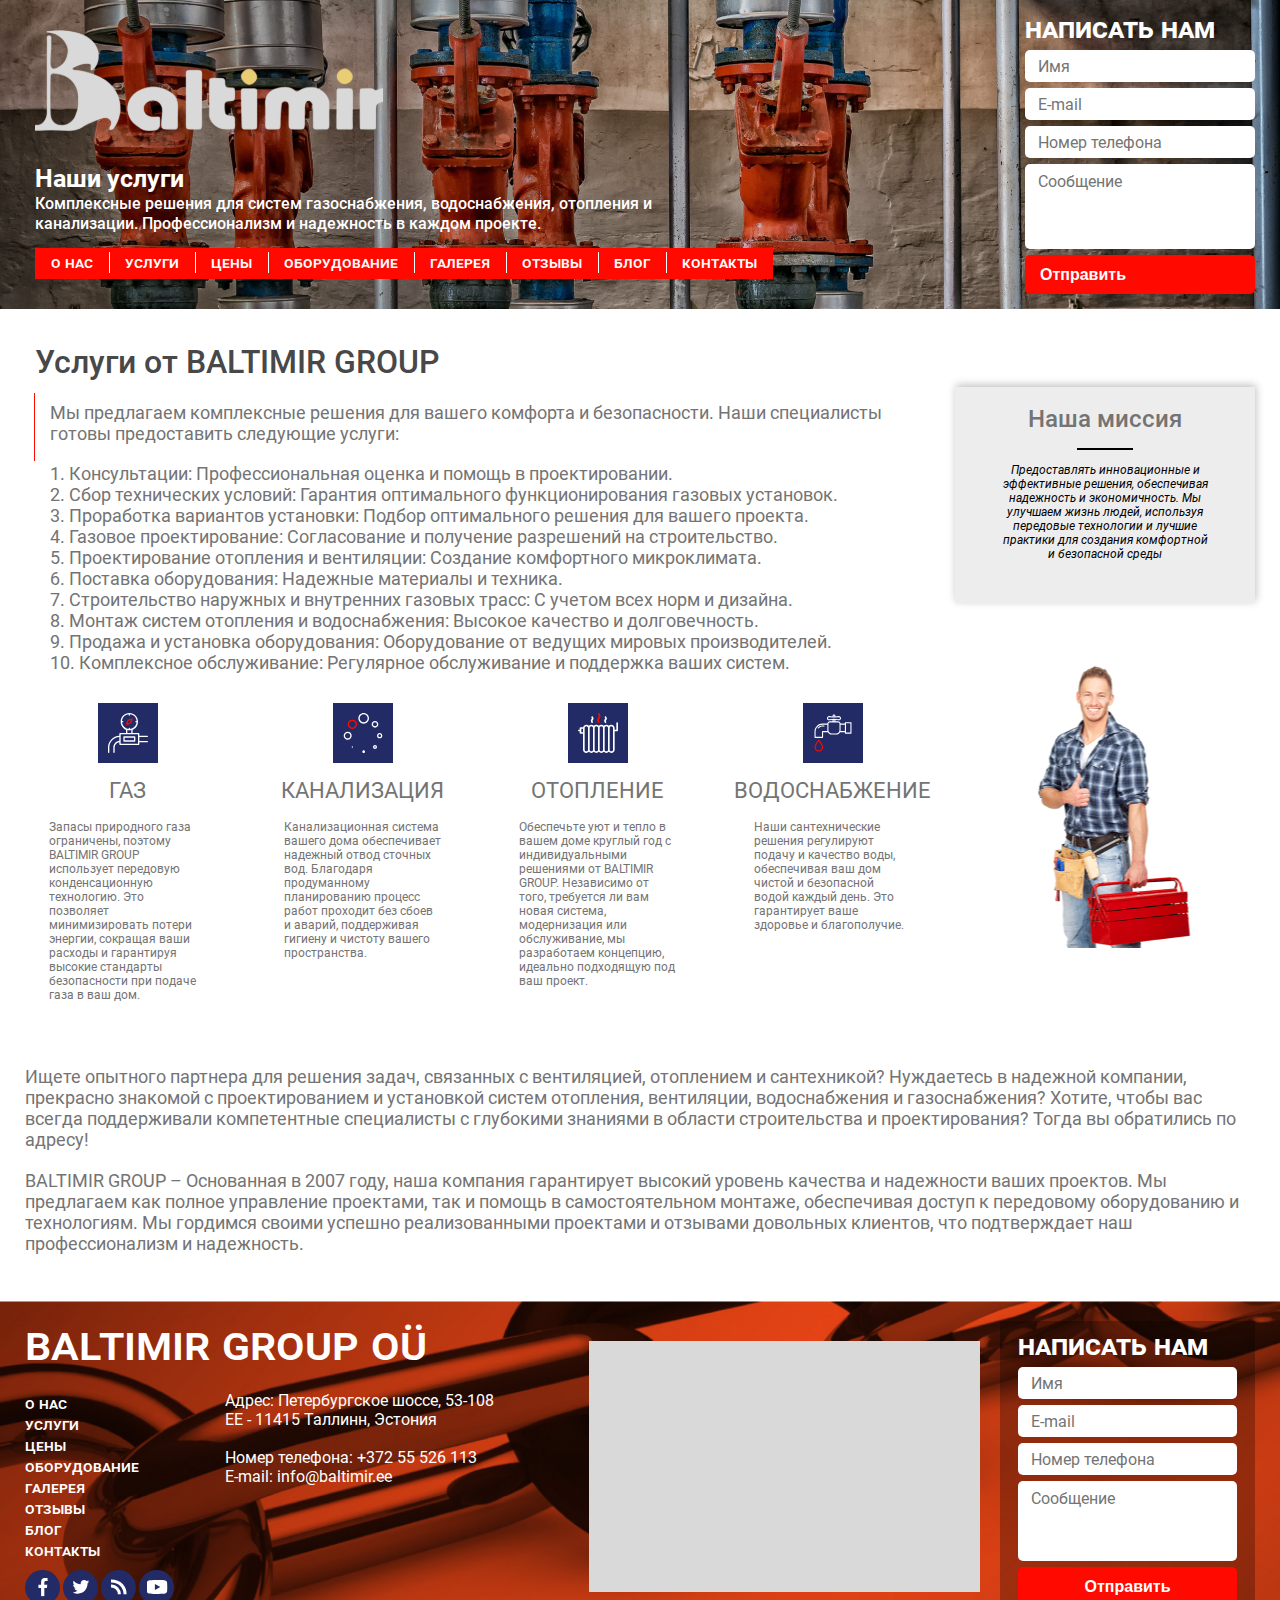
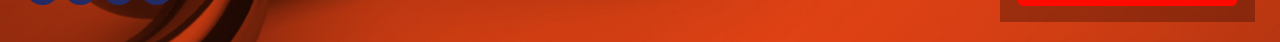
<file: index.html>
<!DOCTYPE html>
<html lang="ru">
<head>
	<meta charset="utf-8">
	<meta http-equiv="X-UA-Compatible" content="IE=edge" >
	<meta name="viewport" content="width=device-width, initial-scale=1.0">
	<meta name="description" content="">
	<link rel="stylesheet" type="text/css" href="style.css">
	<link rel="icon" type="image/png" href="favicon/favicon.ico" sizes="16x16">
	<title></title>
</head>
<body>
	<div class="wrapper">
	<!-- Header -->		
	<header class="header">
		<img class="header_bg" src="img/header_bg.jpg" alt="" loading="lazy" />
		<img class="header_bg_resp" src="img/header_bg_resp.jpg" alt="" loading="lazy" />
		<div class="row">
			<div class="header_site">
				<div class="left">
					<div class="logo_wrapp">
						<a href="#" class="logo">
							<img src="img/logo.svg" alt="" loading="lazy" />
						</a>
					</div>
					<div class="header_descript">
						<h2>Наши услуги</h2>
						<p>Комплексные решения для систем газоснабжения, водоснабжения, отопления и канализации. Профессионализм и надежность в каждом проекте.</p>
					</div>
					<div class="respNavWrapp">
						<div id="respNav">
							<button type="button" class="close">
								<svg height="25px" id="Layer_1" style="enable-background:new 0 0 512 512;" version="1.1" viewBox="0 0 512 512" width="25px" xml:space="preserve" xmlns="http://www.w3.org/2000/svg" xmlns:xlink="http://www.w3.org/1999/xlink"><path d="M437.5,386.6L306.9,256l130.6-130.6c14.1-14.1,14.1-36.8,0-50.9c-14.1-14.1-36.8-14.1-50.9,0L256,205.1L125.4,74.5  c-14.1-14.1-36.8-14.1-50.9,0c-14.1,14.1-14.1,36.8,0,50.9L205.1,256L74.5,386.6c-14.1,14.1-14.1,36.8,0,50.9  c14.1,14.1,36.8,14.1,50.9,0L256,306.9l130.6,130.6c14.1,14.1,36.8,14.1,50.9,0C451.5,423.4,451.5,400.6,437.5,386.6z" fill="#ffffff"/></svg>
							</button>
							<ul class="resp_nav">
								<li><a href="#">о нас</a></li>
								<li><a href="#">Услуги</a></li>
								<li><a href="#">Цены</a></li>
								<li><a href="#">Оборудование</a></li>
								<li><a href="#">Галерея</a></li>
								<li><a href="#">Отзывы</a></li>
								<li><a href="#">Блог</a></li>
								<li><a href="#">Контакты</a></li>
							</ul>
						</div>
					</div>
				</div>
				<div class="right">
					<div class="form_wrapp">
						<h3>Написать нам</h3>
						<form>
							<div class="input_wrapp">
								<input type="text" placeholder="Имя" />
							</div>
							<div class="input_wrapp">
								<input type="text" placeholder="E-mail" />
							</div>
							<div class="input_wrapp">
								<input type="tel" placeholder="Номер телефона" />
							</div>
							<div class="input_wrapp">
								<textarea placeholder="Сообщение"></textarea>
							</div>
							<div class="submit_wrapp">
								<button type="submit" class="red_pill">Отправить</button>
							</div>
						</form>
					</div>
				</div>
			</div>
		</div>								
	</header>
	<!-- /Header -->
	<!-- Resp Nav -->
	<div class="respNavWrappMobile"></div>
	<div class="resp_nav_stick_wrapp">
		<div class="resp_nav_stick">
			<div>
				<div class="resp_btn">
					<div>
						<div class="burger">
							<div></div>
							<div></div>
							<div></div>
						</div>
					</div>
					<div>
						<p>Menu</p>
					</div>
				</div>
			</div>
			<div>
				
			</div>
		</div>
	</div>
	<!-- /Resp Nav -->
	<!-- Content -->
	<div class="content">
	<!-- Section 1 - Main -->
	<section>
		<div class="row">
			<div class="two_cols two_cols_main">
				<div class="left">
					<div class="info_box_wrapp p_10">
						<div class="info_box_title info_box_title_2">
							<h2>Услуги от BALTIMIR GROUP</h2>
						</div>
						<div class="info_box info_box_2">
							<p>Мы предлагаем комплексные решения для вашего комфорта и безопасности. Наши специалисты готовы предоставить следующие услуги:</p>
						</div>
						<div class="article_2">
							<ul>
								<li>Консультации: Профессиональная оценка и помощь в проектировании.</li>
								<li>Сбор технических условий: Гарантия оптимального функционирования газовых установок.</li>
								<li>Проработка вариантов установки: Подбор оптимального решения для вашего проекта.</li>
								<li>Газовое проектирование: Согласование и получение разрешений на строительство.</li>
								<li>Проектирование отопления и вентиляции: Создание комфортного микроклимата.</li>
								<li>Поставка оборудования: Надежные материалы и техника.</li>
								<li>Строительство наружных и внутренних газовых трасс: С учетом всех норм и дизайна.</li>
								<li>Монтаж систем отопления и водоснабжения: Высокое качество и долговечность.</li>
								<li>Продажа и установка оборудования: Оборудование от ведущих мировых производителей.</li>
								<li>Комплексное обслуживание: Регулярное обслуживание и поддержка ваших систем.</li>
							</ul>
						</div>
					</div>
					<div class="thumbs_2">
						<a href="#" class="thumb_2">
							<div class="icon_box">
								<img src="img/icon_01.svg" alt="" loading="lazy" />
							</div>
							<h3>ГАЗ</h3>
							<p>Запасы природного газа ограничены, поэтому  BALTIMIR GROUP 
							использует передовую конденсационную технологию. Это позволяет минимизировать потери энергии, сокращая ваши расходы и гарантируя высокие стандарты безопасности при подаче газа в ваш дом.</p>
						</a>
						<a href="#" class="thumb_2">
							<div class="icon_box">
								<img src="img/icon_02.svg" alt="" loading="lazy" />
							</div>
							<h3>КАНАЛИЗАЦИЯ</h3>
							<p>Канализационная система вашего дома обеспечивает надежный отвод сточных вод. Благодаря продуманному планированию  процесс работ проходит без сбоев и аварий, поддерживая гигиену и чистоту вашего пространства.</p>
						</a>
						<a href="#" class="thumb_2">
							<div class="icon_box">
								<img src="img/icon_03.svg" alt="" loading="lazy" />
							</div>
							<h3>ОТОПЛЕНИЕ</h3>
							<p>Обеспечьте уют и тепло в вашем доме круглый год с индивидуальными решениями от BALTIMIR GROUP. Независимо от того, требуется ли вам новая система, модернизация или обслуживание, мы разработаем концепцию, идеально подходящую под ваш проект.</p>
						</a>
						<a href="#" class="thumb_2">
							<div class="icon_box">
								<img src="img/icon_04.svg" alt="" loading="lazy" />
							</div>
							<h3>ВОДОСНАБЖЕНИЕ</h3>
							<p>Наши сантехнические решения регулируют подачу и качество воды, обеспечивая ваш дом чистой и безопасной водой каждый день. Это гарантирует ваше здоровье и благополучие.</p>
						</a>
					</div>					
				</div>
				<div class="right">
					<div class="grey_box_2">
						<h3>Наша миссия</h3>
						<p>Предоставлять инновационные и эффективные решения, обеспечивая надежность и экономичность. Мы улучшаем жизнь людей, используя передовые технологии и лучшие практики для создания комфортной и безопасной среды</p>
					</div>
					<div class="main_img_box">
						<img src="img/img_10.png" alt="" loading="lazy" />
					</div>
				</div>
			</div>
			<div class="article_3">
				<p>Ищете опытного партнера для решения задач, связанных с вентиляцией, отоплением и сантехникой? Нуждаетесь в надежной компании, прекрасно знакомой с проектированием и установкой систем отопления, вентиляции, водоснабжения и газоснабжения? Хотите, чтобы вас всегда поддерживали компетентные специалисты с глубокими знаниями в области строительства и проектирования? Тогда вы обратились по адресу!</p>
				<p>BALTIMIR GROUP – Основанная в 2007 году, наша компания гарантирует высокий уровень качества и надежности ваших проектов. Мы предлагаем как полное управление проектами, так и помощь в самостоятельном монтаже, обеспечивая доступ к передовому оборудованию и технологиям. Мы гордимся своими успешно реализованными проектами и отзывами довольных клиентов, что подтверждает наш профессионализм и надежность.</p>
			</div>
			<div class="visible_768">
				<div class="grey_box_2">
					<h3>Наша миссия</h3>
					<p>Предоставлять инновационные и эффективные решения, обеспечивая надежность и экономичность. Мы улучшаем жизнь людей, используя передовые технологии и лучшие практики для создания комфортной и безопасной среды</p>
				</div>
				<div class="main_img_box">
					<img src="img/img_10.png" alt="" loading="lazy" />
				</div>
			</div>
		</div>
	</section>
	<!-- /Section 1 - Main -->
	</div>
	<!-- /Content -->
	<!-- Footer -->
	<footer class="footer_section">
		<img class="footer_bg" src="img/footer_bg.jpg" alt="" loading="lazy" />
		<img class="footer_bg_resp" src="img/footer_bg_resp.jpg" alt="" loading="lazy" />
		<div class="row">
			<div class="footer_two_cols">
				<div class="left">
					<div class="footer_title">
						<h3>Baltimir Group OÜ</h3>
					</div>
					<div class="footer_two_cols_2">
						<div>
							<ul class="footer_nav">
								<li><a href="#">о нас</a></li>
								<li><a href="#">Услуги</a></li>
								<li><a href="#">Цены</a></li>
								<li><a href="#">Оборудование</a></li>
								<li><a href="#">Галерея</a></li>
								<li><a href="#">Отзывы</a></li>
								<li><a href="#">Блог</a></li>
								<li><a href="#">Контакты</a></li>
							</ul>
							<ul class="soc_list">
								<li><a href="#"><img src="img/f.svg" alt="" loading="lazy" /></a></li>
								<li><a href="#"><img src="img/t.svg" alt="" loading="lazy" /></a></li>
								<li><a href="#"><img src="img/l.svg" alt="" loading="lazy" /></a></li>
								<li><a href="#"><img src="img/y.svg" alt="" loading="lazy" /></a></li>
							</ul>
						</div>
						<div>
							<div class="contacts_text">
								<h3>BALTIMIR GROUP OÜ</h3>
								<p>Адрес: Петербургское шоссе, 53-108</p>
								<p>EE - 11415 Таллинн, Эстония</p>
								<br />
								<p>Номер телефона: <a href="tel:+37255526113">+372 55 526 113</a></p>
								<p>E-mail: <a href="mailto:info@baltimir.ee">info@baltimir.ee</a></p>
							</div>
						</div>
					</div>
				</div>
				<div class="right">
					<div class="footer_two_cols_3">
						<div>
							<div class="map" id="map"></div>
						</div>
						<div>
							<div class="form_wrapp form_wrapp_2">
								<h3>Написать нам</h3>
								<form>
									<div class="input_wrapp">
										<input type="text" placeholder="Имя" />
									</div>
									<div class="input_wrapp">
										<input type="text" placeholder="E-mail" />
									</div>
									<div class="input_wrapp">
										<input type="tel" placeholder="Номер телефона" />
									</div>
									<div class="input_wrapp">
										<textarea placeholder="Сообщение"></textarea>
									</div>
									<div class="submit_wrapp">
										<button type="submit" class="red_pill">Отправить</button>
									</div>
								</form>
							</div>
							<p class="corp">© 2024 Baltimir Group OÜ . All rights reserved. </p>
						</div>
					</div>
				</div>
			</div>
		</div>
	</footer>
	<!-- /Footer -->
	</div>
	<link rel="stylesheet" type="text/css" href="responsive.css">
	<link rel="stylesheet" type="text/css" href="vendors/css/fancybox.css">
	<script src="vendors/js/jquery.js"></script>
	<script src="vendors/js/fancybox.js"></script>
	<script src="js/scripts.js"></script>
</body>
</html>
</file>
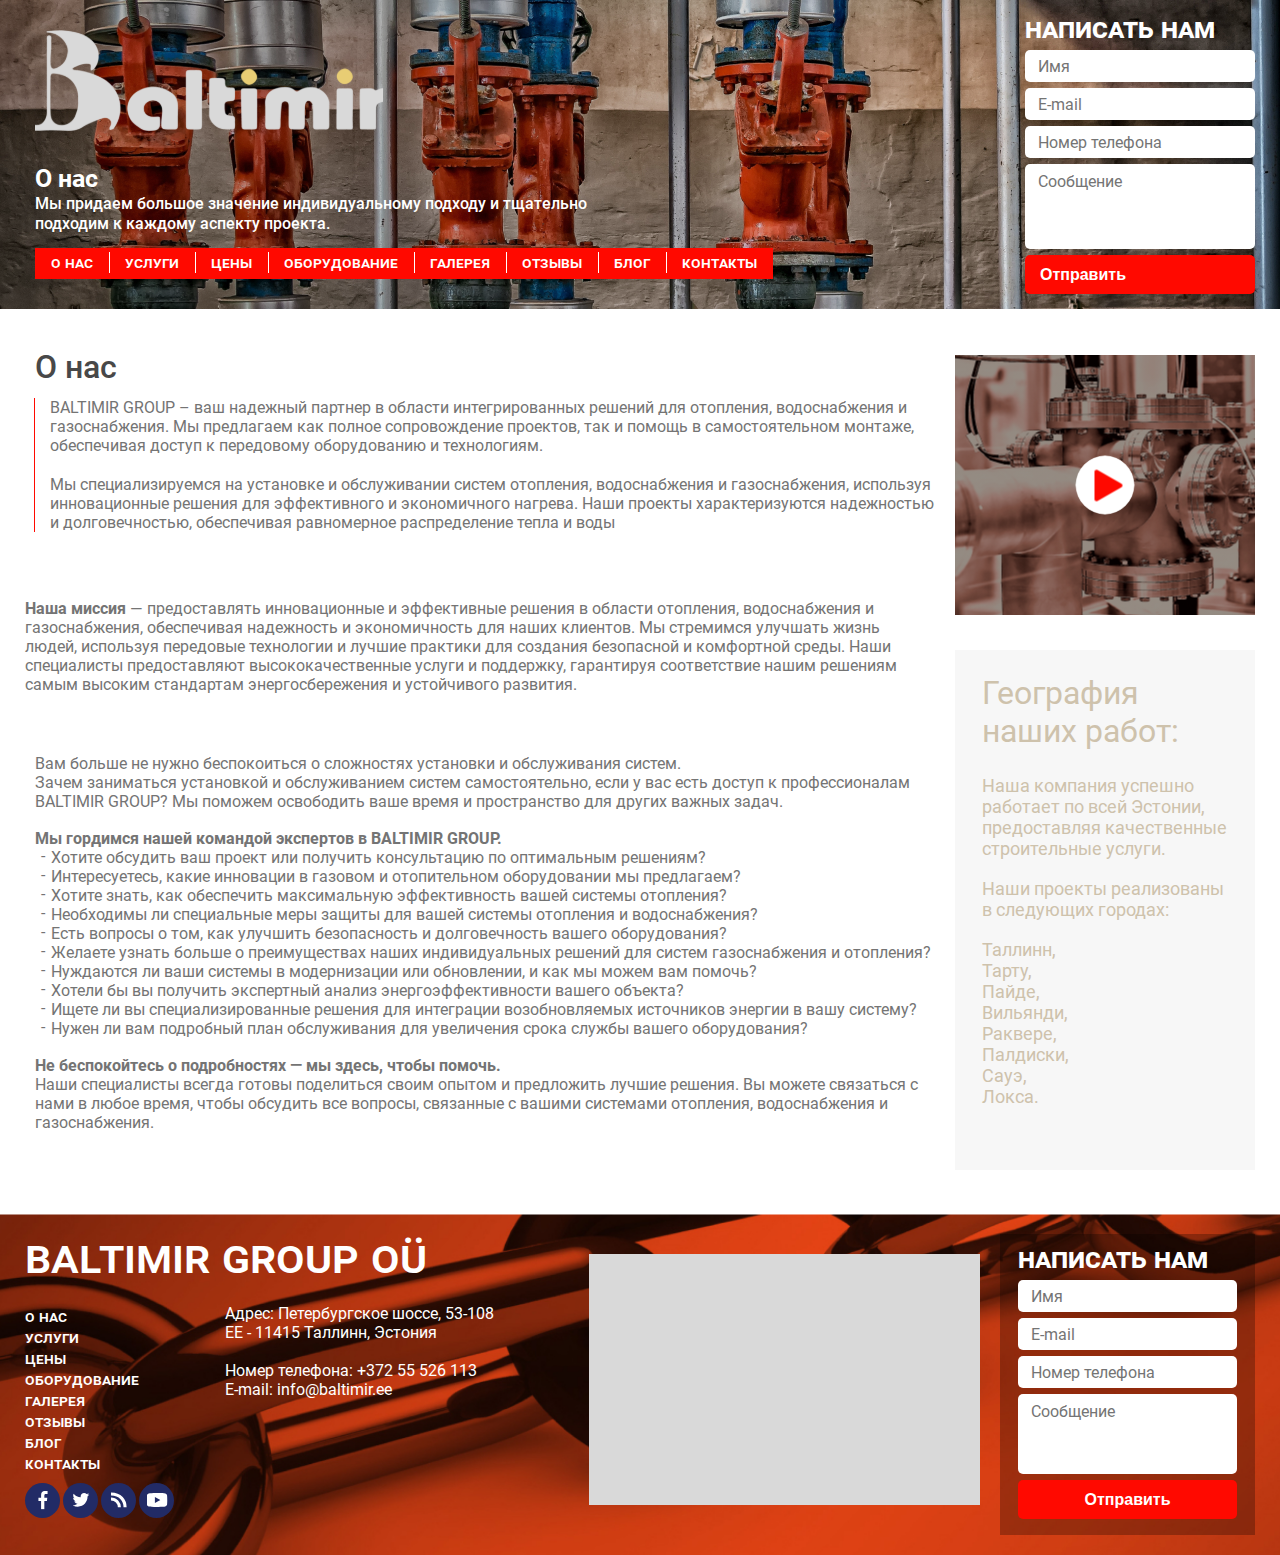
<file: about.html>
<!DOCTYPE html>
<html lang="ru">
<head>
	<meta charset="utf-8">
	<meta http-equiv="X-UA-Compatible" content="IE=edge" >
	<meta name="viewport" content="width=device-width, initial-scale=1.0">
	<meta name="description" content="">
	<link rel="stylesheet" type="text/css" href="style.css">
	<link rel="icon" type="image/png" href="favicon/favicon.ico" sizes="16x16">	
	<title></title>
</head>
<body>
	<div class="wrapper">
	<!-- Header -->		
	<header class="header">
		<img class="header_bg" src="img/header_bg.jpg" alt="" loading="lazy" />
		<img class="header_bg_resp" src="img/header_bg_resp.jpg" alt="" loading="lazy" />
		<div class="row">
			<div class="header_site">
				<div class="left">
					<div class="logo_wrapp">
						<a href="#" class="logo">
							<img src="img/logo.svg" alt="" loading="lazy" />
						</a>
					</div>
					<div class="header_descript">
						<h2>О нас</h2>
						<p>Мы придаем большое значение индивидуальному подходу и тщательно подходим к каждому аспекту проекта.</p>
					</div>
					<div class="respNavWrapp">
						<div id="respNav">
							<button type="button" class="close">
								<svg height="25px" id="Layer_1" style="enable-background:new 0 0 512 512;" version="1.1" viewBox="0 0 512 512" width="25px" xml:space="preserve" xmlns="http://www.w3.org/2000/svg" xmlns:xlink="http://www.w3.org/1999/xlink"><path d="M437.5,386.6L306.9,256l130.6-130.6c14.1-14.1,14.1-36.8,0-50.9c-14.1-14.1-36.8-14.1-50.9,0L256,205.1L125.4,74.5  c-14.1-14.1-36.8-14.1-50.9,0c-14.1,14.1-14.1,36.8,0,50.9L205.1,256L74.5,386.6c-14.1,14.1-14.1,36.8,0,50.9  c14.1,14.1,36.8,14.1,50.9,0L256,306.9l130.6,130.6c14.1,14.1,36.8,14.1,50.9,0C451.5,423.4,451.5,400.6,437.5,386.6z" fill="#ffffff"/></svg>
							</button>
							<ul class="resp_nav">
								<li><a href="#">о нас</a></li>
								<li><a href="#">Услуги</a></li>
								<li><a href="#">Цены</a></li>
								<li><a href="#">Оборудование</a></li>
								<li><a href="#">Галерея</a></li>
								<li><a href="#">Отзывы</a></li>
								<li><a href="#">Блог</a></li>
								<li><a href="#">Контакты</a></li>
							</ul>
						</div>
					</div>
				</div>
				<div class="right">
					<div class="form_wrapp">
						<h3>Написать нам</h3>
						<form>
							<div class="input_wrapp">
								<input type="text" placeholder="Имя" />
							</div>
							<div class="input_wrapp">
								<input type="text" placeholder="E-mail" />
							</div>
							<div class="input_wrapp">
								<input type="tel" placeholder="Номер телефона" />
							</div>
							<div class="input_wrapp">
								<textarea placeholder="Сообщение"></textarea>
							</div>
							<div class="submit_wrapp">
								<button type="submit" class="red_pill">Отправить</button>
							</div>
						</form>
					</div>
				</div>
			</div>
		</div>								
	</header>
	<!-- /Header -->
	<!-- Resp Nav -->
	<div class="respNavWrappMobile"></div>
	<div class="resp_nav_stick_wrapp">
		<div class="resp_nav_stick">
			<div>
				<div class="resp_btn">
					<div>
						<div class="burger">
							<div></div>
							<div></div>
							<div></div>
						</div>
					</div>
					<div>
						<p>Menu</p>
					</div>
				</div>
			</div>
			<div>
				
			</div>
		</div>
	</div>
	<!-- /Resp Nav -->
	<!-- Content -->
	<div class="content">
	<!-- Section 1 - About -->
	<section>
		<div class="row">
			<div class="two_cols">
				<div class="left">
					<div class="info_box_wrapp p_10">
						<div class="info_box_title">
							<h2>О нас</h2>
						</div>
						<div class="info_box">
							<p>BALTIMIR GROUP – ваш надежный партнер в области интегрированных решений для отопления, водоснабжения и газоснабжения.  Мы предлагаем как полное сопровождение проектов, так и помощь в самостоятельном монтаже, обеспечивая доступ к передовому оборудованию и технологиям.</p>
							<p>Мы специализируемся на установке и обслуживании систем отопления, водоснабжения и газоснабжения, используя инновационные решения для эффективного и экономичного нагрева. Наши проекты характеризуются надежностью и долговечностью, обеспечивая равномерное распределение тепла и воды</p>
						</div>
					</div>
					<div class="about_article">
						<p><b>Наша миссия</b> — предоставлять инновационные и эффективные решения в области отопления, водоснабжения и газоснабжения, обеспечивая надежность и экономичность для наших клиентов. Мы стремимся улучшать жизнь людей, используя передовые технологии и лучшие практики для создания безопасной и комфортной среды. Наши специалисты предоставляют высококачественные услуги и поддержку, гарантируя соответствие нашим решениям самым высоким стандартам энергосбережения и устойчивого развития.</p>
					</div>
					<div class="about_article_2">
						<p>Вам больше не нужно беспокоиться о сложностях установки и обслуживания систем.</p>
						<p>Зачем заниматься установкой и обслуживанием систем самостоятельно, если у вас есть доступ к профессионалам BALTIMIR GROUP? Мы поможем освободить ваше время и пространство для других важных задач.</p>
						<h3>Мы гордимся нашей командой экспертов в BALTIMIR GROUP.</h3>
						<ul>
							<li>Хотите обсудить ваш проект или получить консультацию по оптимальным решениям?</li>
							<li>Интересуетесь, какие инновации в газовом и отопительном оборудовании мы предлагаем?</li>
							<li>Хотите знать, как обеспечить максимальную эффективность вашей системы отопления?</li>
							<li>Необходимы ли специальные меры защиты для вашей системы отопления и водоснабжения?</li>
							<li>Есть вопросы о том, как улучшить безопасность и долговечность вашего оборудования?</li>
							<li>Желаете узнать больше о преимуществах наших индивидуальных решений для систем газоснабжения и отопления?</li>
							<li>Нуждаются ли ваши системы в модернизации или обновлении, и как мы можем вам помочь?</li>
							<li>Хотели бы вы получить экспертный анализ энергоэффективности вашего объекта?</li>
							<li>Ищете ли вы специализированные решения для интеграции возобновляемых источников энергии в вашу систему?</li>
							<li>Нужен ли вам подробный план обслуживания для увеличения срока службы вашего оборудования?</li>
						</ul>
						<h3>Не беспокойтесь о подробностях — мы здесь, чтобы помочь.</h3>
						<p>Наши специалисты всегда готовы поделиться своим опытом и предложить лучшие решения. Вы можете связаться с нами в любое время, чтобы обсудить все вопросы, связанные с вашими системами отопления, водоснабжения и газоснабжения.</p>
					</div>
				</div>
				<div class="right" id="sidebarWrapp">
					<div class="sidebar" id="sidebar">
						<a href="https://youtu.be/QMzh4WmGdCw?si=5wgbwFJ9Z8DHKzaN" data-fancybox class="video_box">
							<h3>See our work in real time</h3>
							<img src="img/img_09.jpg" alt="" loading="lazy" />
						</a>
						<div class="grey_box">
							<h3>География наших работ:</h3>
							<p>Наша компания успешно работает по всей Эстонии, предоставляя качественные строительные услуги.</p>
							<br />
							<p>Наши проекты реализованы в следующих городах:</p>
							<br />
							<ul>
								<li>Таллинн,</li>
								<li>Тарту,</li>
								<li>Пайде,</li>
								<li>Вильянди,</li>
								<li>Раквере,</li>
								<li>Палдиски,</li>
								<li>Сауэ,</li>
								<li>Локса.</li>
							</ul>
						</div>
					</div>
				</div>
			</div>
		</div>
	</section>
	<!-- /Section 1 - About -->
	</div>
	<!-- /Content -->
	<!-- Footer -->
	<footer class="footer_section">
		<img class="footer_bg" src="img/footer_bg.jpg" alt="" loading="lazy" />
		<img class="footer_bg_resp" src="img/footer_bg_resp.jpg" alt="" loading="lazy" />
		<div class="row">
			<div class="footer_two_cols">
				<div class="left">
					<div class="footer_title">
						<h3>Baltimir Group OÜ</h3>
					</div>
					<div class="footer_two_cols_2">
						<div>
							<ul class="footer_nav">
								<li><a href="#">о нас</a></li>
								<li><a href="#">Услуги</a></li>
								<li><a href="#">Цены</a></li>
								<li><a href="#">Оборудование</a></li>
								<li><a href="#">Галерея</a></li>
								<li><a href="#">Отзывы</a></li>
								<li><a href="#">Блог</a></li>
								<li><a href="#">Контакты</a></li>
							</ul>
							<ul class="soc_list">
								<li><a href="#"><img src="img/f.svg" alt="" loading="lazy" /></a></li>
								<li><a href="#"><img src="img/t.svg" alt="" loading="lazy" /></a></li>
								<li><a href="#"><img src="img/l.svg" alt="" loading="lazy" /></a></li>
								<li><a href="#"><img src="img/y.svg" alt="" loading="lazy" /></a></li>
							</ul>
						</div>
						<div>
							<div class="contacts_text">
								<h3>BALTIMIR GROUP OÜ</h3>
								<p>Адрес: Петербургское шоссе, 53-108</p>
								<p>EE - 11415 Таллинн, Эстония</p>
								<br />
								<p>Номер телефона: <a href="tel:+37255526113">+372 55 526 113</a></p>
								<p>E-mail: <a href="mailto:info@baltimir.ee">info@baltimir.ee</a></p>
							</div>
						</div>
					</div>
				</div>
				<div class="right">
					<div class="footer_two_cols_3">
						<div>
							<div class="map" id="map"></div>
						</div>
						<div>
							<div class="form_wrapp form_wrapp_2">
								<h3>Написать нам</h3>
								<form>
									<div class="input_wrapp">
										<input type="text" placeholder="Имя" />
									</div>
									<div class="input_wrapp">
										<input type="text" placeholder="E-mail" />
									</div>
									<div class="input_wrapp">
										<input type="tel" placeholder="Номер телефона" />
									</div>
									<div class="input_wrapp">
										<textarea placeholder="Сообщение"></textarea>
									</div>
									<div class="submit_wrapp">
										<button type="submit" class="red_pill">Отправить</button>
									</div>
								</form>
							</div>
							<p class="corp">© 2024 Baltimir Group OÜ . All rights reserved. </p>
						</div>
					</div>
				</div>
			</div>
		</div>
	</footer>
	<!-- /Footer -->
	</div>
	<link rel="stylesheet" type="text/css" href="responsive.css">
	<link rel="stylesheet" type="text/css" href="vendors/css/fancybox.css">
	<script src="vendors/js/jquery.js"></script>
	<script src="vendors/js/fancybox.js"></script>
	<script src="js/scripts.js"></script>
</body>
</html>
</file>
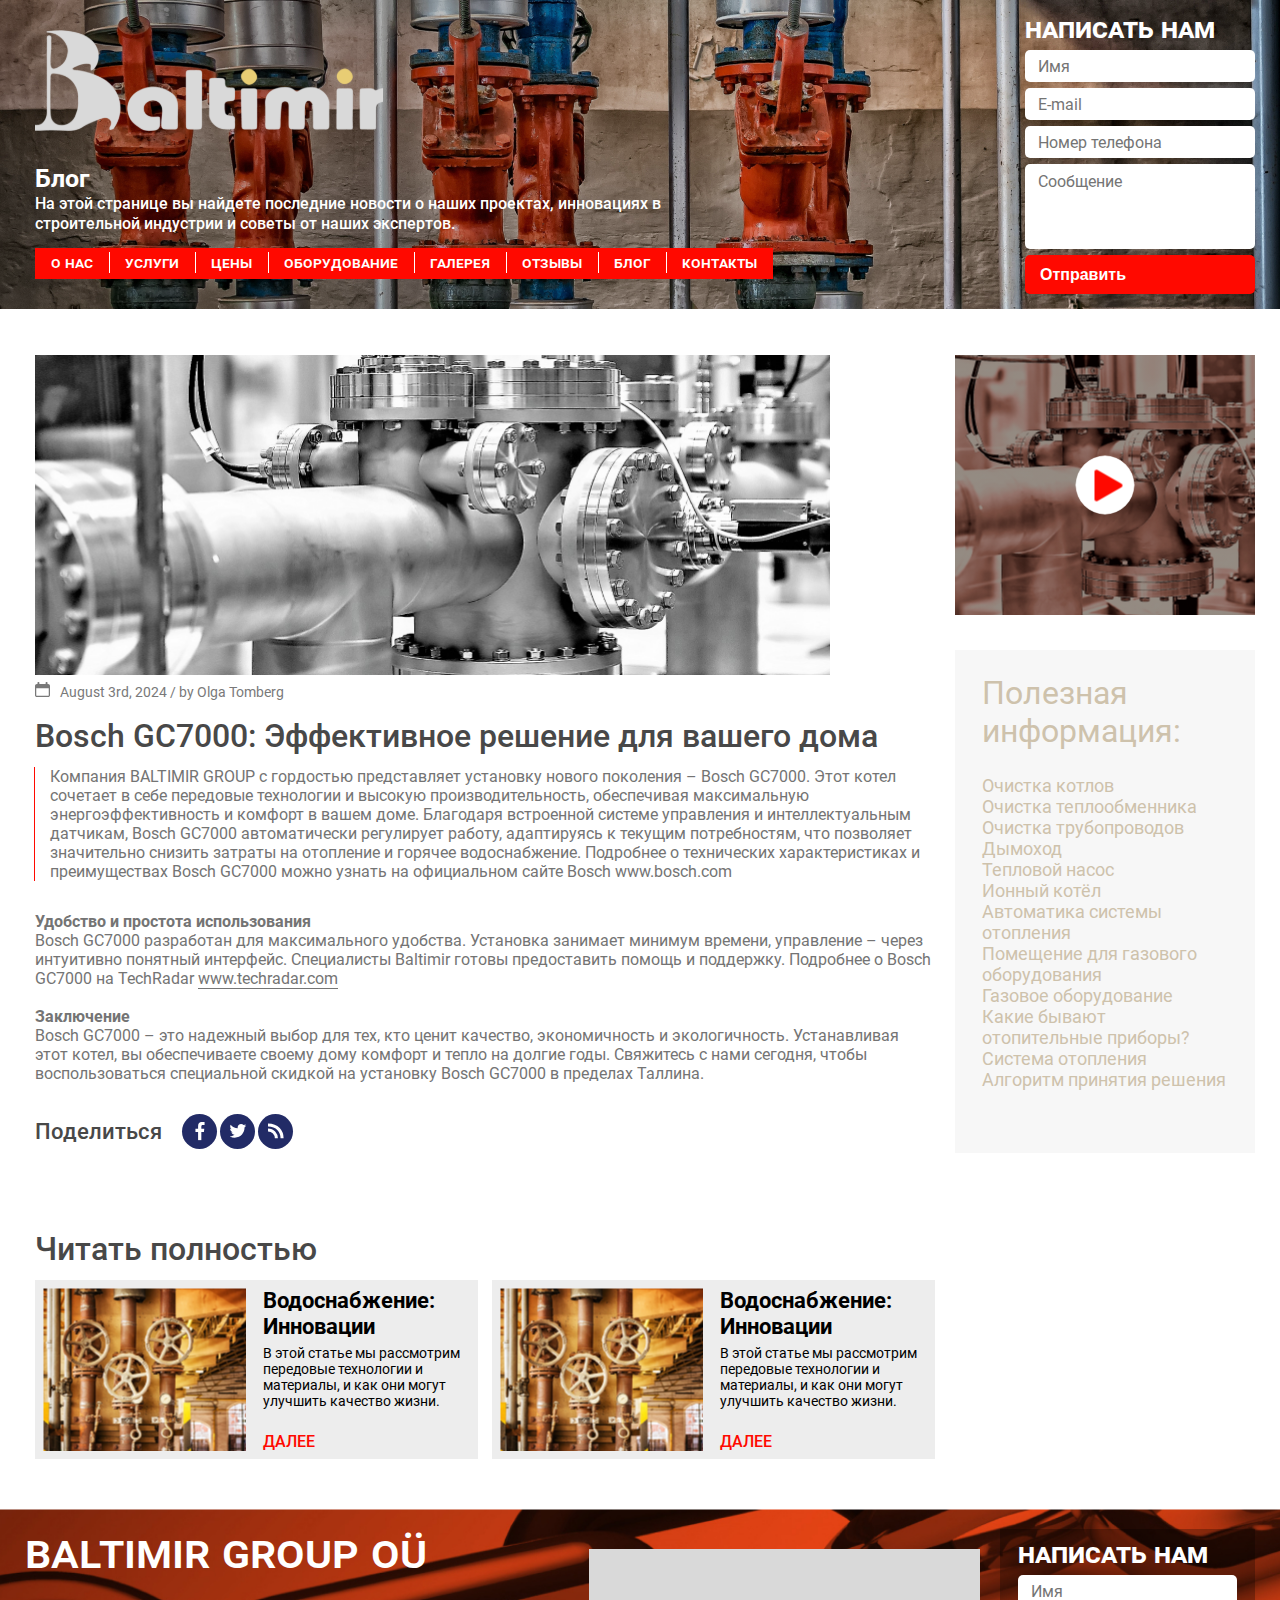
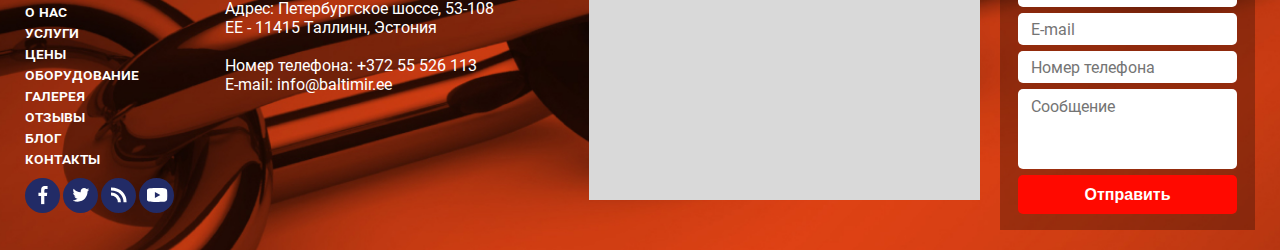
<file: blog.html>
<!DOCTYPE html>
<html lang="ru">
<head>
	<meta charset="utf-8">
	<meta http-equiv="X-UA-Compatible" content="IE=edge" >
	<meta name="viewport" content="width=device-width, initial-scale=1.0">
	<meta name="description" content="">
	<link rel="stylesheet" type="text/css" href="style.css">
	<link rel="icon" type="image/png" href="favicon/favicon.ico" sizes="16x16">	
	<title></title>
</head>
<body>
	<div class="wrapper">
	<!-- Header -->		
	<header class="header">
		<img class="header_bg" src="img/header_bg.jpg" alt="" loading="lazy" />
		<img class="header_bg_resp" src="img/header_bg_resp.jpg" alt="" loading="lazy" />
		<div class="row">
			<div class="header_site">
				<div class="left">
					<div class="logo_wrapp">
						<a href="#" class="logo">
							<img src="img/logo.svg" alt="" loading="lazy" />
						</a>
					</div>
					<div class="header_descript">
						<h2>Блог</h2>
						<p>На этой странице вы найдете последние новости о наших проектах, инновациях в строительной индустрии и советы от наших экспертов.</p>
					</div>
					<div class="respNavWrapp">
						<div id="respNav">
							<button type="button" class="close">
								<svg height="25px" id="Layer_1" style="enable-background:new 0 0 512 512;" version="1.1" viewBox="0 0 512 512" width="25px" xml:space="preserve" xmlns="http://www.w3.org/2000/svg" xmlns:xlink="http://www.w3.org/1999/xlink"><path d="M437.5,386.6L306.9,256l130.6-130.6c14.1-14.1,14.1-36.8,0-50.9c-14.1-14.1-36.8-14.1-50.9,0L256,205.1L125.4,74.5  c-14.1-14.1-36.8-14.1-50.9,0c-14.1,14.1-14.1,36.8,0,50.9L205.1,256L74.5,386.6c-14.1,14.1-14.1,36.8,0,50.9  c14.1,14.1,36.8,14.1,50.9,0L256,306.9l130.6,130.6c14.1,14.1,36.8,14.1,50.9,0C451.5,423.4,451.5,400.6,437.5,386.6z" fill="#ffffff"/></svg>
							</button>
							<ul class="resp_nav">
								<li><a href="#">о нас</a></li>
								<li><a href="#">Услуги</a></li>
								<li><a href="#">Цены</a></li>
								<li><a href="#">Оборудование</a></li>
								<li><a href="#">Галерея</a></li>
								<li><a href="#">Отзывы</a></li>
								<li><a href="#">Блог</a></li>
								<li><a href="#">Контакты</a></li>
							</ul>
						</div>
					</div>
				</div>
				<div class="right">
					<div class="form_wrapp">
						<h3>Написать нам</h3>
						<form>
							<div class="input_wrapp">
								<input type="text" placeholder="Имя" />
							</div>
							<div class="input_wrapp">
								<input type="text" placeholder="E-mail" />
							</div>
							<div class="input_wrapp">
								<input type="tel" placeholder="Номер телефона" />
							</div>
							<div class="input_wrapp">
								<textarea placeholder="Сообщение"></textarea>
							</div>
							<div class="submit_wrapp">
								<button type="submit" class="red_pill">Отправить</button>
							</div>
						</form>
					</div>
				</div>
			</div>
		</div>								
	</header>
	<!-- /Header -->
	<!-- Resp Nav -->
	<div class="respNavWrappMobile"></div>
	<div class="resp_nav_stick_wrapp">
		<div class="resp_nav_stick">
			<div>
				<div class="resp_btn">
					<div>
						<div class="burger">
							<div></div>
							<div></div>
							<div></div>
						</div>
					</div>
					<div>
						<p>Menu</p>
					</div>
				</div>
			</div>
			<div>
				
			</div>
		</div>
	</div>
	<!-- /Resp Nav -->
	<!-- Content -->
	<div class="content">
	<!-- Section 1 - Blog -->
	<section>
		<div class="row">
			<div class="two_cols">
				<div class="left">
					<div class="blog_ing_wrapp p_10">
						<div class="blog_ing">
							<img src="img/blog.jpg" alt="" />
						</div>
						<div class="date">
							<i class="calendar"></i>
							<p>August 3rd, 2024 / by Olga Tomberg  </p>
						</div>
					</div>
					<div class="width_2">
						<div class="info_box_wrapp p_10">
							<div class="info_box_title">
								<h2>Bosch GC7000: Эффективное решение для вашего дома</h2>
							</div>
							<div class="info_box">
								<p>Компания BALTIMIR GROUP с гордостью представляет установку нового поколения – Bosch GC7000. Этот котел сочетает в себе передовые технологии и высокую производительность, обеспечивая максимальную энергоэффективность и комфорт в вашем доме. Благодаря встроенной системе управления и интеллектуальным датчикам, Bosch GC7000 автоматически регулирует работу, адаптируясь к текущим потребностям, что позволяет значительно снизить затраты на отопление и горячее водоснабжение. Подробнее о технических характеристиках и преимуществах Bosch GC7000 можно узнать на официальном сайте Bosch www.bosch.com</p>
							</div>
						</div>
						<div class="blog_article p_10">
							<h3>Удобство и простота использования</h3>
							<p>Bosch GC7000 разработан для максимального удобства. Установка занимает минимум времени, управление – через интуитивно понятный интерфейс. Специалисты Baltimir готовы предоставить помощь и поддержку. Подробнее о Bosch GC7000 на TechRadar <a href="www.techradar.com">www.techradar.com</a></p>
							<h3>Заключение</h3>
							<p>Bosch GC7000 – это надежный выбор для тех, кто ценит качество, экономичность и экологичность. Устанавливая этот котел, вы обеспечиваете своему дому комфорт и тепло на долгие годы. Свяжитесь с нами сегодня, чтобы воспользоваться специальной скидкой на установку Bosch GC7000 в пределах Таллина.</p>
						</div>
						<div class="share_wrapp p_10">
							<div>
								<h3>Поделиться</h3>
							</div>
							<div>
								<ul class="share_list">
									<li><a href="#"><img src="img/f.svg" alt="" /></a></li>
									<li><a href="#"><img src="img/t.svg" alt="" /></a></li>
									<li><a href="#"><img src="img/l.svg" alt="" /></a></li>
								</ul>
							</div>
						</div>
						<div class="p_10">
							<div class="blog_thumbs_wrapp">
								<div class="blog_thumbs_title">
									<h3>Читать полностью</h3>
								</div>
								<div class="blog_thumbs">
									<a href="#" class="blog_thumb">
										<div>
											<div class="img_box">
												<img src="img/img_11.jpg" alt="" />
											</div>
										</div>
										<div>
											<div class="blog_thumb_descript">
												<h3>Водоснабжение: Инновации</h3>
												<p>В этой статье мы рассмотрим передовые технологии и материалы, и как они могут улучшить качество жизни.</p>
											</div>
											<div class="blog_thumb_footer">
												<p class="more_link">Далее</p>
											</div>
										</div>
									</a>
									<a href="#" class="blog_thumb">
										<div>
											<div class="img_box">
												<img src="img/img_11.jpg" alt="" />
											</div>
										</div>
										<div>
											<div class="blog_thumb_descript">
												<h3>Водоснабжение: Инновации</h3>
												<p>В этой статье мы рассмотрим передовые технологии и материалы, и как они могут улучшить качество жизни.</p>
											</div>
											<div class="blog_thumb_footer">
												<p class="more_link">Далее</p>
											</div>
										</div>
									</a>
								</div>
							</div>
						</div>
					</div>
				</div>
				<div class="right" id="sidebarWrapp">
					<div class="sidebar" id="sidebar">
						<a href="https://youtu.be/QMzh4WmGdCw?si=5wgbwFJ9Z8DHKzaN" data-fancybox class="video_box">
							<h3>See our work in real time</h3>
							<img src="img/img_09.jpg" alt="" loading="lazy" />
						</a>
						<div class="grey_box">
							<h3>Полезная информация:</h3>
							<ul>
								<li>Очистка котлов</li>
								<li>Очистка теплообменника</li>
								<li>Очистка трубопроводов</li>
								<li>Дымоход</li>
								<li>Тепловой насос</li>
								<li>Ионный котёл</li>
								<li>Автоматика системы отопления</li>
								<li>Помещение для газового оборудования</li>
								<li>Газовое оборудование</li>
								<li>Какие бывают отопительные приборы?</li>
								<li>Система отопления</li>
								<li>Алгоритм принятия решения</li>
							</ul>
						</div>
					</div>
				</div>
			</div>
		</div>
	</section>
	<!-- /Section 1 - Blog -->
	</div>
	<!-- /Content -->
	<!-- Footer -->
	<footer class="footer_section">
		<img class="footer_bg" src="img/footer_bg.jpg" alt="" loading="lazy" />
		<img class="footer_bg_resp" src="img/footer_bg_resp.jpg" alt="" loading="lazy" />
		<div class="row">
			<div class="footer_two_cols">
				<div class="left">
					<div class="footer_title">
						<h3>Baltimir Group OÜ</h3>
					</div>
					<div class="footer_two_cols_2">
						<div>
							<ul class="footer_nav">
								<li><a href="#">о нас</a></li>
								<li><a href="#">Услуги</a></li>
								<li><a href="#">Цены</a></li>
								<li><a href="#">Оборудование</a></li>
								<li><a href="#">Галерея</a></li>
								<li><a href="#">Отзывы</a></li>
								<li><a href="#">Блог</a></li>
								<li><a href="#">Контакты</a></li>
							</ul>
							<ul class="soc_list">
								<li><a href="#"><img src="img/f.svg" alt="" loading="lazy" /></a></li>
								<li><a href="#"><img src="img/t.svg" alt="" loading="lazy" /></a></li>
								<li><a href="#"><img src="img/l.svg" alt="" loading="lazy" /></a></li>
								<li><a href="#"><img src="img/y.svg" alt="" loading="lazy" /></a></li>
							</ul>
						</div>
						<div>
							<div class="contacts_text">
								<h3>BALTIMIR GROUP OÜ</h3>
								<p>Адрес: Петербургское шоссе, 53-108</p>
								<p>EE - 11415 Таллинн, Эстония</p>
								<br />
								<p>Номер телефона: <a href="tel:+37255526113">+372 55 526 113</a></p>
								<p>E-mail: <a href="mailto:info@baltimir.ee">info@baltimir.ee</a></p>
							</div>
						</div>
					</div>
				</div>
				<div class="right">
					<div class="footer_two_cols_3">
						<div>
							<div class="map" id="map"></div>
						</div>
						<div>
							<div class="form_wrapp form_wrapp_2">
								<h3>Написать нам</h3>
								<form>
									<div class="input_wrapp">
										<input type="text" placeholder="Имя" />
									</div>
									<div class="input_wrapp">
										<input type="text" placeholder="E-mail" />
									</div>
									<div class="input_wrapp">
										<input type="tel" placeholder="Номер телефона" />
									</div>
									<div class="input_wrapp">
										<textarea placeholder="Сообщение"></textarea>
									</div>
									<div class="submit_wrapp">
										<button type="submit" class="red_pill">Отправить</button>
									</div>
								</form>
							</div>
							<p class="corp">© 2024 Baltimir Group OÜ . All rights reserved. </p>
						</div>
					</div>
				</div>
			</div>
		</div>
	</footer>
	<!-- /Footer -->
	</div>
	<link rel="stylesheet" type="text/css" href="responsive.css">
	<link rel="stylesheet" type="text/css" href="vendors/css/fancybox.css">
	<script src="vendors/js/jquery.js"></script>
	<script src="vendors/js/fancybox.js"></script>
	<script src="js/scripts.js"></script>
</body>
</html>
</file>
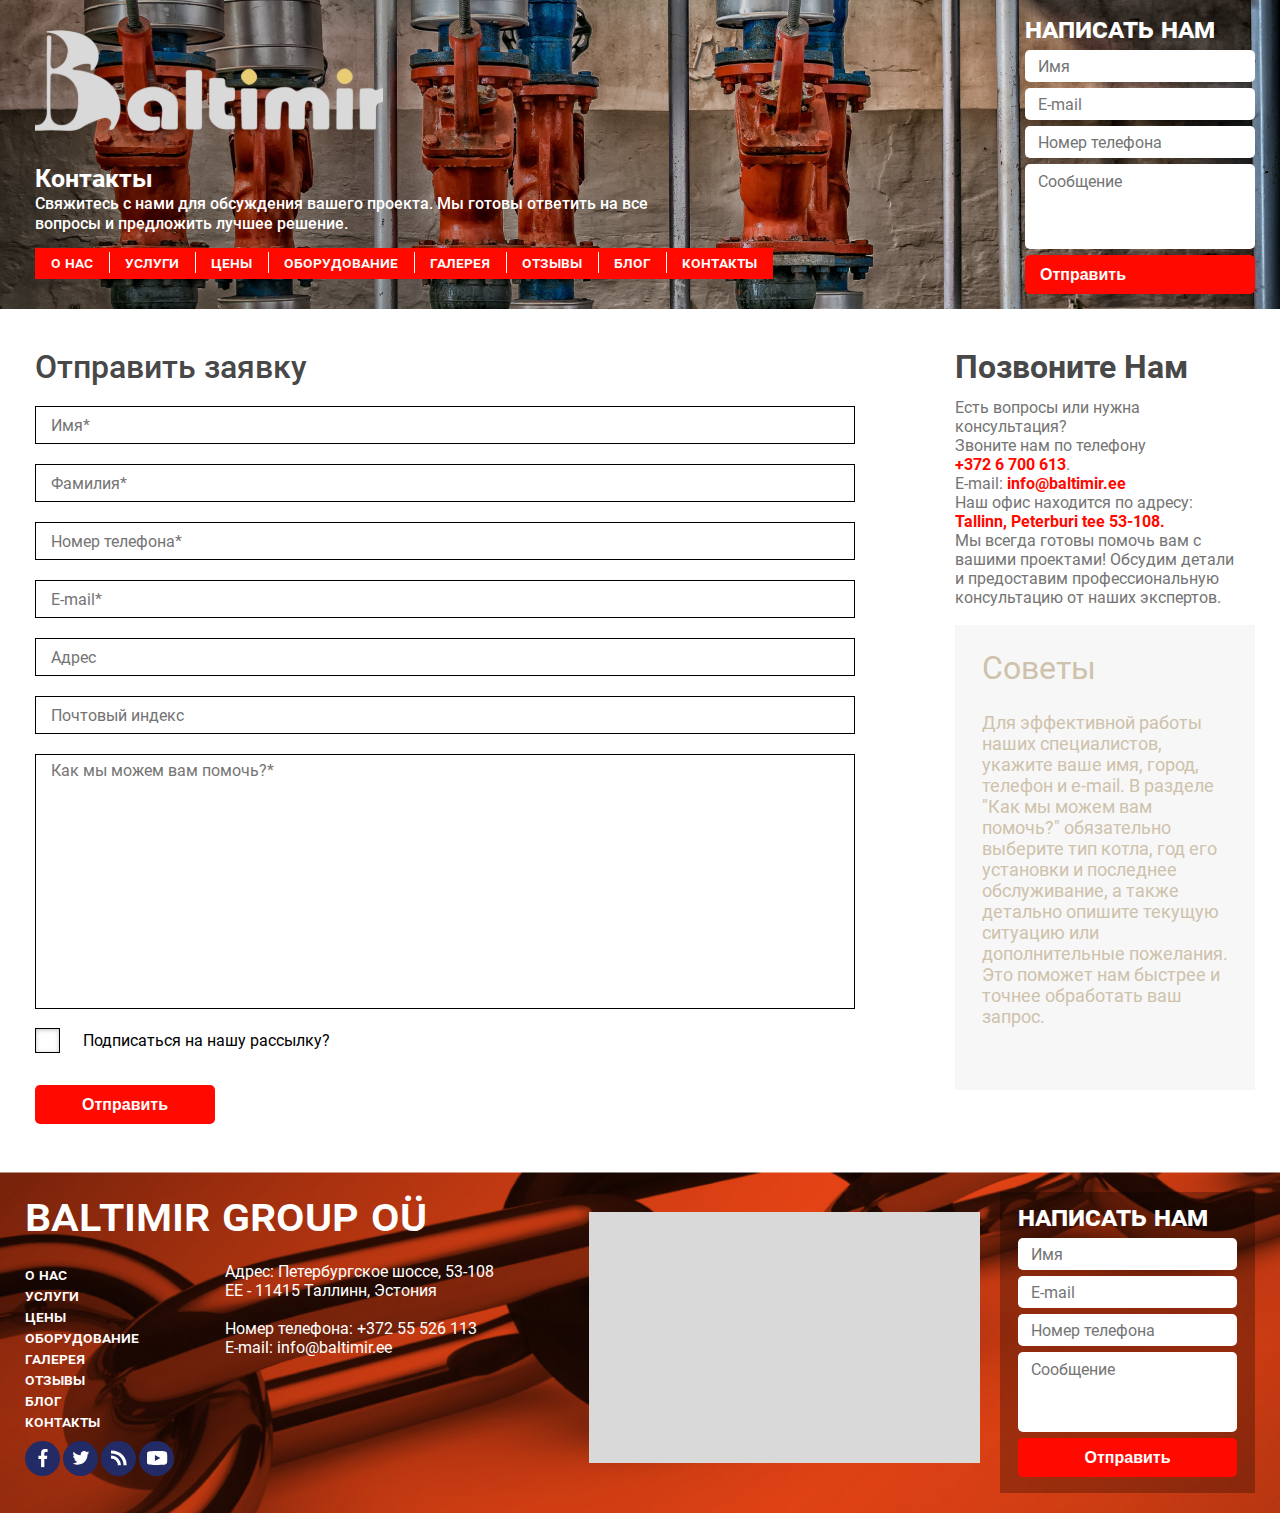
<file: contact.html>
<!DOCTYPE html>
<html lang="ru">
<head>
	<meta charset="utf-8">
	<meta http-equiv="X-UA-Compatible" content="IE=edge" >
	<meta name="viewport" content="width=device-width, initial-scale=1.0">
	<meta name="description" content="">
	<link rel="stylesheet" type="text/css" href="style.css">
	<link rel="icon" type="image/png" href="favicon/favicon.ico" sizes="16x16">	
	<title></title>
	<!-- <script>document.write('<script src="http://' + (location.host || 'localhost').split(':')[0] + ':35729/livereload.js?snipver=1"></' + 'script>')</script> -->
</head>
<body>
	<div class="wrapper">
	<!-- Header -->		
	<header class="header">
		<img class="header_bg" src="img/header_bg.jpg" alt="" />
		<div class="row">
			<div class="header_site">
				<div class="left">
					<div class="logo_wrapp">
						<a href="#" class="logo">
							<img src="img/logo.svg" alt="" />
						</a>
					</div>
					<div class="header_descript">
						<h2>Контакты</h2>
						<p>Свяжитесь с нами для обсуждения вашего проекта. Мы готовы ответить на все вопросы и предложить лучшее решение.</p>
					</div>
					<div id="respNav">
						<ul class="resp_nav">
							<li><a href="#">о нас</a></li>
							<li><a href="#">Услуги</a></li>
							<li><a href="#">Цены</a></li>
							<li><a href="#">Оборудование</a></li>
							<li><a href="#">Галерея</a></li>
							<li><a href="#">Отзывы</a></li>
							<li><a href="#">Блог</a></li>
							<li><a href="#">Контакты</a></li>
						</ul>
					</div>
				</div>
				<div class="right">
					<div class="form_wrapp">
						<h3>Написать нам</h3>
						<form>
							<div class="input_wrapp">
								<input type="text" placeholder="Имя" />
							</div>
							<div class="input_wrapp">
								<input type="text" placeholder="E-mail" />
							</div>
							<div class="input_wrapp">
								<input type="tel" placeholder="Номер телефона" />
							</div>
							<div class="input_wrapp">
								<textarea placeholder="Сообщение"></textarea>
							</div>
							<div class="submit_wrapp">
								<button type="submit" class="red_pill">Отправить</button>
							</div>
						</form>
					</div>
				</div>
			</div>
		</div>								
	</header>
	<!-- /Header -->
	<!-- Content -->
	<div class="content">
	<!-- Section 1 - Contacts -->
	<section>
		<div class="row">
			<div class="two_cols">
				<div class="left">
					<div class="p_10">
						<div class="h1_wrapp h1_wrapp_2">
							<h1>Отправить заявку</h1>
						</div>
						<div class="contacts_form">
							<form>
								<div class="input_wrapp_2">
									<input type="text" placeholder="Имя*" />
								</div>
								<div class="input_wrapp_2">
									<input type="text" placeholder="Фамилия*" />
								</div>
								<div class="input_wrapp_2">
									<input type="text" placeholder="Номер телефона*" />
								</div>
								<div class="input_wrapp_2">
									<input type="text" placeholder="E-mail*" />
								</div>
								<div class="input_wrapp_2">
									<input type="text" placeholder="Адрес" />
								</div>
								<div class="input_wrapp_2">
									<input type="text" placeholder="Почтовый индекс" />
								</div>
								<div class="input_wrapp_2">
									<textarea placeholder="Как мы можем вам помочь?*"></textarea>
								</div>
								<div class="ch_wrapp">
									<label class="ch"><input name="sub_ch" type="checkbox">Подписаться на нашу рассылку?</label>
								</div>
								<div class="submit_wrapp">
									<button type="submit" class="red_pill sub_pill">Отправить</button>
								</div>
							</form>
						</div>
					</div>
				</div>
				<div class="right" id="sidebarWrapp">
					<div class="sidebar" id="sidebar">
						<div class="sidebar_info">
							<h3>Позвоните нам </h3>
							<p>Есть вопросы или нужна консультация?</p>
							<p>Звоните нам по телефону<br /> <a href="tel:+3726700613">+372 6 700 613</a>.</p>
							<p>E-mail: <a href="mailto:info@baltimir.ee">info@baltimir.ee</a></p>
							<p>Наш офис находится по адресу: <b>Tallinn, Peterburi tee 53-108.</b></p>
							<p>Мы всегда готовы помочь вам с вашими проектами! Обсудим детали и предоставим профессиональную консультацию от наших экспертов.</p>
						</div>
						<div class="grey_box">
							<h3>Советы</h3>
							<p>Для эффективной работы наших специалистов, укажите ваше имя, город, телефон и e-mail. В разделе "Как мы можем вам помочь?" обязательно выберите тип котла, год его установки и последнее обслуживание, а также детально опишите текущую ситуацию или дополнительные пожелания. Это поможет нам быстрее и точнее обработать ваш запрос.</p>
						</div>
					</div>
				</div>
			</div>
		</div>
	</section>
	<!-- /Section 1 - Contacts -->
	</div>
	<!-- /Content -->
	<!-- Footer -->
	<footer class="footer_section">
		<img class="footer_bg" src="img/footer_bg.jpg" alt="" />
		<div class="row">
			<div class="footer_two_cols">
				<div class="left">
					<div class="footer_title">
						<h3>Baltimir Group OÜ</h3>
					</div>
					<div class="footer_two_cols_2">
						<div>
							<ul class="footer_nav">
								<li><a href="#">о нас</a></li>
								<li><a href="#">Услуги</a></li>
								<li><a href="#">Цены</a></li>
								<li><a href="#">Оборудование</a></li>
								<li><a href="#">Галерея</a></li>
								<li><a href="#">Отзывы</a></li>
								<li><a href="#">Блог</a></li>
								<li><a href="#">Контакты</a></li>
							</ul>
							<ul class="soc_list">
								<li><a href="#"><img src="img/f.svg" alt="" /></a></li>
								<li><a href="#"><img src="img/t.svg" alt="" /></a></li>
								<li><a href="#"><img src="img/l.svg" alt="" /></a></li>
								<li><a href="#"><img src="img/y.svg" alt="" /></a></li>
							</ul>
						</div>
						<div>
							<div class="contacts_text">
								<p>Адрес: Петербургское шоссе, 53-108</p>
								<p>EE - 11415 Таллинн, Эстония</p>
								<br />
								<p>Номер телефона: <a href="tel:+37255526113">+372 55 526 113</a></p>
								<p>E-mail: <a href="mailto:info@baltimir.ee">info@baltimir.ee</a></p>
							</div>
						</div>
					</div>
				</div>
				<div class="right">
					<div class="footer_two_cols_3">
						<div>
							<div class="map" id="map"></div>
						</div>
						<div>
							<div class="form_wrapp form_wrapp_2">
								<h3>Написать нам</h3>
								<form>
									<div class="input_wrapp">
										<input type="text" placeholder="Имя" />
									</div>
									<div class="input_wrapp">
										<input type="text" placeholder="E-mail" />
									</div>
									<div class="input_wrapp">
										<input type="tel" placeholder="Номер телефона" />
									</div>
									<div class="input_wrapp">
										<textarea placeholder="Сообщение"></textarea>
									</div>
									<div class="submit_wrapp">
										<button type="submit" class="red_pill">Отправить</button>
									</div>
								</form>
							</div>
						</div>
					</div>
				</div>
			</div>
		</div>
	</footer>
	<!-- /Footer -->
	</div>
	<link rel="stylesheet" type="text/css" href="responsive.css">
	<link rel="stylesheet" type="text/css" href="vendors/css/fancybox.css">
	<script src="vendors/js/jquery.js"></script>
	<script src="vendors/js/fancybox.js"></script>
	<script src="js/scripts.js"></script>
</body>
</html>
</file>
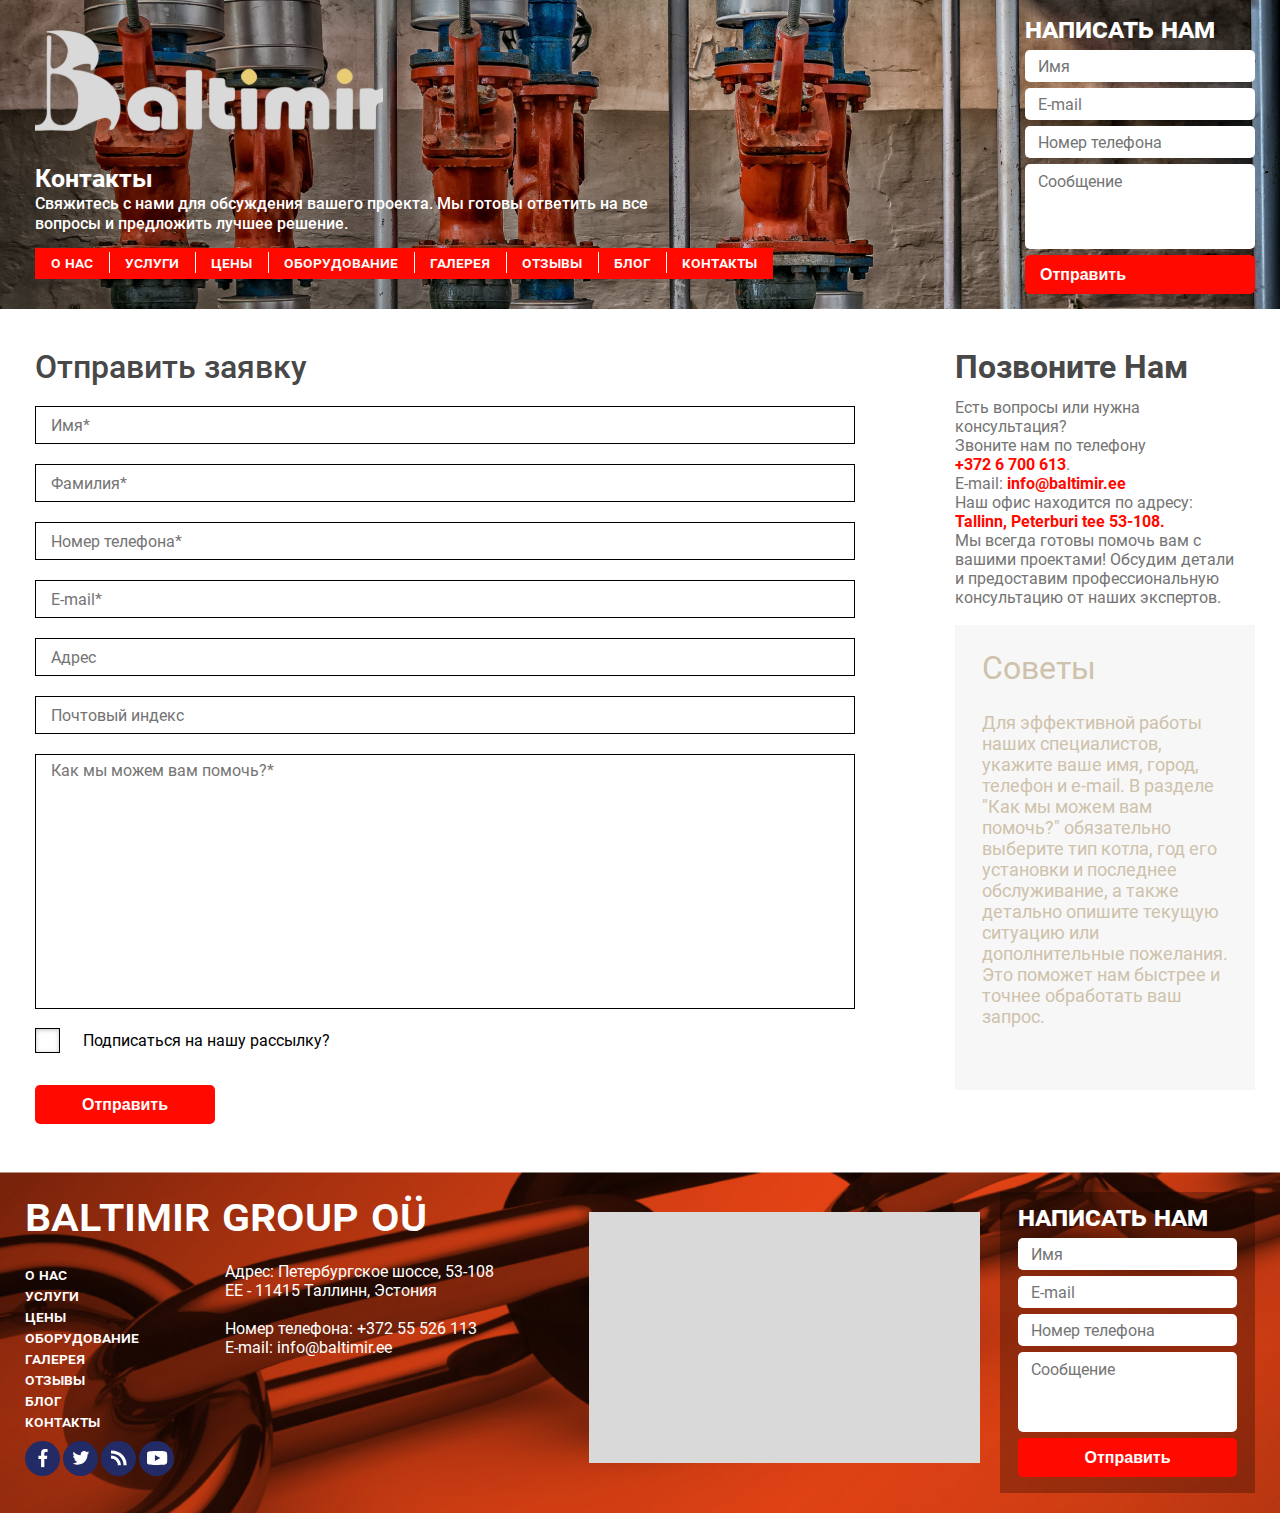
<file: contacts.html>
<!DOCTYPE html>
<html lang="ru">
<head>
	<meta charset="utf-8">
	<meta http-equiv="X-UA-Compatible" content="IE=edge" >
	<meta name="viewport" content="width=device-width, initial-scale=1.0">
	<meta name="description" content="">
	<link rel="stylesheet" type="text/css" href="style.css">
	<link rel="icon" type="image/png" href="favicon/favicon.ico" sizes="16x16">	
	<title></title>
</head>
<body>
	<div class="wrapper">
	<!-- Header -->		
	<header class="header">
		<img class="header_bg" src="img/header_bg.jpg" alt="" loading="lazy" />
		<img class="header_bg_resp" src="img/header_bg_resp.jpg" alt="" loading="lazy" />
		<div class="row">
			<div class="header_site">
				<div class="left">
					<div class="logo_wrapp">
						<a href="#" class="logo">
							<img src="img/logo.svg" alt="" loading="lazy" />
						</a>
					</div>
					<div class="header_descript">
						<h2>Контакты</h2>
						<p>Свяжитесь с нами для обсуждения вашего проекта. Мы готовы ответить на все вопросы и предложить лучшее решение.</p>
					</div>
					<div class="respNavWrapp">
						<div id="respNav">
							<button type="button" class="close">
								<svg height="25px" id="Layer_1" style="enable-background:new 0 0 512 512;" version="1.1" viewBox="0 0 512 512" width="25px" xml:space="preserve" xmlns="http://www.w3.org/2000/svg" xmlns:xlink="http://www.w3.org/1999/xlink"><path d="M437.5,386.6L306.9,256l130.6-130.6c14.1-14.1,14.1-36.8,0-50.9c-14.1-14.1-36.8-14.1-50.9,0L256,205.1L125.4,74.5  c-14.1-14.1-36.8-14.1-50.9,0c-14.1,14.1-14.1,36.8,0,50.9L205.1,256L74.5,386.6c-14.1,14.1-14.1,36.8,0,50.9  c14.1,14.1,36.8,14.1,50.9,0L256,306.9l130.6,130.6c14.1,14.1,36.8,14.1,50.9,0C451.5,423.4,451.5,400.6,437.5,386.6z" fill="#ffffff"/></svg>
							</button>
							<ul class="resp_nav">
								<li><a href="#">о нас</a></li>
								<li><a href="#">Услуги</a></li>
								<li><a href="#">Цены</a></li>
								<li><a href="#">Оборудование</a></li>
								<li><a href="#">Галерея</a></li>
								<li><a href="#">Отзывы</a></li>
								<li><a href="#">Блог</a></li>
								<li><a href="#">Контакты</a></li>
							</ul>
						</div>
					</div>
				</div>
				<div class="right">
					<div class="form_wrapp">
						<h3>Написать нам</h3>
						<form>
							<div class="input_wrapp">
								<input type="text" placeholder="Имя" />
							</div>
							<div class="input_wrapp">
								<input type="text" placeholder="E-mail" />
							</div>
							<div class="input_wrapp">
								<input type="tel" placeholder="Номер телефона" />
							</div>
							<div class="input_wrapp">
								<textarea placeholder="Сообщение"></textarea>
							</div>
							<div class="submit_wrapp">
								<button type="submit" class="red_pill">Отправить</button>
							</div>
						</form>
					</div>
				</div>
			</div>
		</div>								
	</header>
	<!-- /Header -->
	<!-- Resp Nav -->
	<div class="respNavWrappMobile"></div>
	<div class="resp_nav_stick_wrapp">
		<div class="resp_nav_stick">
			<div>
				<div class="resp_btn">
					<div>
						<div class="burger">
							<div></div>
							<div></div>
							<div></div>
						</div>
					</div>
					<div>
						<p>Menu</p>
					</div>
				</div>
			</div>
			<div>
				
			</div>
		</div>
	</div>
	<!-- /Resp Nav -->
	<!-- Content -->
	<div class="content">
	<!-- Section 1 - Contacts -->
	<section>
		<div class="row">
			<div class="two_cols">
				<div class="left">
					<div class="p_10">
						<div class="h1_wrapp h1_wrapp_2">
							<h1>Отправить заявку</h1>
						</div>
						<div class="contacts_form">
							<form>
								<div class="input_wrapp_2">
									<input type="text" placeholder="Имя*" />
								</div>
								<div class="input_wrapp_2">
									<input type="text" placeholder="Фамилия*" />
								</div>
								<div class="input_wrapp_2">
									<input type="text" placeholder="Номер телефона*" />
								</div>
								<div class="input_wrapp_2">
									<input type="text" placeholder="E-mail*" />
								</div>
								<div class="input_wrapp_2">
									<input type="text" placeholder="Адрес" />
								</div>
								<div class="input_wrapp_2">
									<input type="text" placeholder="Почтовый индекс" />
								</div>
								<div class="input_wrapp_2">
									<textarea placeholder="Как мы можем вам помочь?*"></textarea>
								</div>
								<div class="ch_wrapp">
									<label class="ch"><input name="sub_ch" type="checkbox">Подписаться на нашу рассылку?</label>
								</div>
								<div class="submit_wrapp">
									<button type="submit" class="red_pill sub_pill">Отправить</button>
								</div>
							</form>
						</div>
					</div>
				</div>
				<div class="right" id="sidebarWrapp">
					<div class="sidebar" id="sidebar">
						<div class="sidebar_info">
							<h3>Позвоните нам </h3>
							<p>Есть вопросы или нужна консультация?</p>
							<p>Звоните нам по телефону<br /> <a href="tel:+3726700613">+372 6 700 613</a>.</p>
							<p>E-mail: <a href="mailto:info@baltimir.ee">info@baltimir.ee</a></p>
							<p>Наш офис находится по адресу: <b>Tallinn, Peterburi tee 53-108.</b></p>
							<p>Мы всегда готовы помочь вам с вашими проектами! Обсудим детали и предоставим профессиональную консультацию от наших экспертов.</p>
						</div>
						<div class="grey_box">
							<h3>Советы</h3>
							<p>Для эффективной работы наших специалистов, укажите ваше имя, город, телефон и e-mail. В разделе "Как мы можем вам помочь?" обязательно выберите тип котла, год его установки и последнее обслуживание, а также детально опишите текущую ситуацию или дополнительные пожелания. Это поможет нам быстрее и точнее обработать ваш запрос.</p>
						</div>
					</div>
				</div>
			</div>
		</div>
	</section>
	<!-- /Section 1 - Contacts -->
	</div>
	<!-- /Content -->
	<!-- Footer -->
	<footer class="footer_section">
		<img class="footer_bg" src="img/footer_bg.jpg" alt="" loading="lazy" />
		<img class="footer_bg_resp" src="img/footer_bg_resp.jpg" alt="" loading="lazy" />
		<div class="row">
			<div class="footer_two_cols">
				<div class="left">
					<div class="footer_title">
						<h3>Baltimir Group OÜ</h3>
					</div>
					<div class="footer_two_cols_2">
						<div>
							<ul class="footer_nav">
								<li><a href="#">о нас</a></li>
								<li><a href="#">Услуги</a></li>
								<li><a href="#">Цены</a></li>
								<li><a href="#">Оборудование</a></li>
								<li><a href="#">Галерея</a></li>
								<li><a href="#">Отзывы</a></li>
								<li><a href="#">Блог</a></li>
								<li><a href="#">Контакты</a></li>
							</ul>
							<ul class="soc_list">
								<li><a href="#"><img src="img/f.svg" alt="" loading="lazy" /></a></li>
								<li><a href="#"><img src="img/t.svg" alt="" loading="lazy" /></a></li>
								<li><a href="#"><img src="img/l.svg" alt="" loading="lazy" /></a></li>
								<li><a href="#"><img src="img/y.svg" alt="" loading="lazy" /></a></li>
							</ul>
						</div>
						<div>
							<div class="contacts_text">
								<h3>BALTIMIR GROUP OÜ</h3>
								<p>Адрес: Петербургское шоссе, 53-108</p>
								<p>EE - 11415 Таллинн, Эстония</p>
								<br />
								<p>Номер телефона: <a href="tel:+37255526113">+372 55 526 113</a></p>
								<p>E-mail: <a href="mailto:info@baltimir.ee">info@baltimir.ee</a></p>
							</div>
						</div>
					</div>
				</div>
				<div class="right">
					<div class="footer_two_cols_3">
						<div>
							<div class="map" id="map"></div>
						</div>
						<div>
							<div class="form_wrapp form_wrapp_2">
								<h3>Написать нам</h3>
								<form>
									<div class="input_wrapp">
										<input type="text" placeholder="Имя" />
									</div>
									<div class="input_wrapp">
										<input type="text" placeholder="E-mail" />
									</div>
									<div class="input_wrapp">
										<input type="tel" placeholder="Номер телефона" />
									</div>
									<div class="input_wrapp">
										<textarea placeholder="Сообщение"></textarea>
									</div>
									<div class="submit_wrapp">
										<button type="submit" class="red_pill">Отправить</button>
									</div>
								</form>
							</div>
							<p class="corp">© 2024 Baltimir Group OÜ . All rights reserved. </p>
						</div>
					</div>
				</div>
			</div>
		</div>
	</footer>
	<!-- /Footer -->
	</div>
	<link rel="stylesheet" type="text/css" href="responsive.css">
	<link rel="stylesheet" type="text/css" href="vendors/css/fancybox.css">
	<script src="vendors/js/jquery.js"></script>
	<script src="vendors/js/fancybox.js"></script>
	<script src="js/scripts.js"></script>
</body>
</html>
</file>
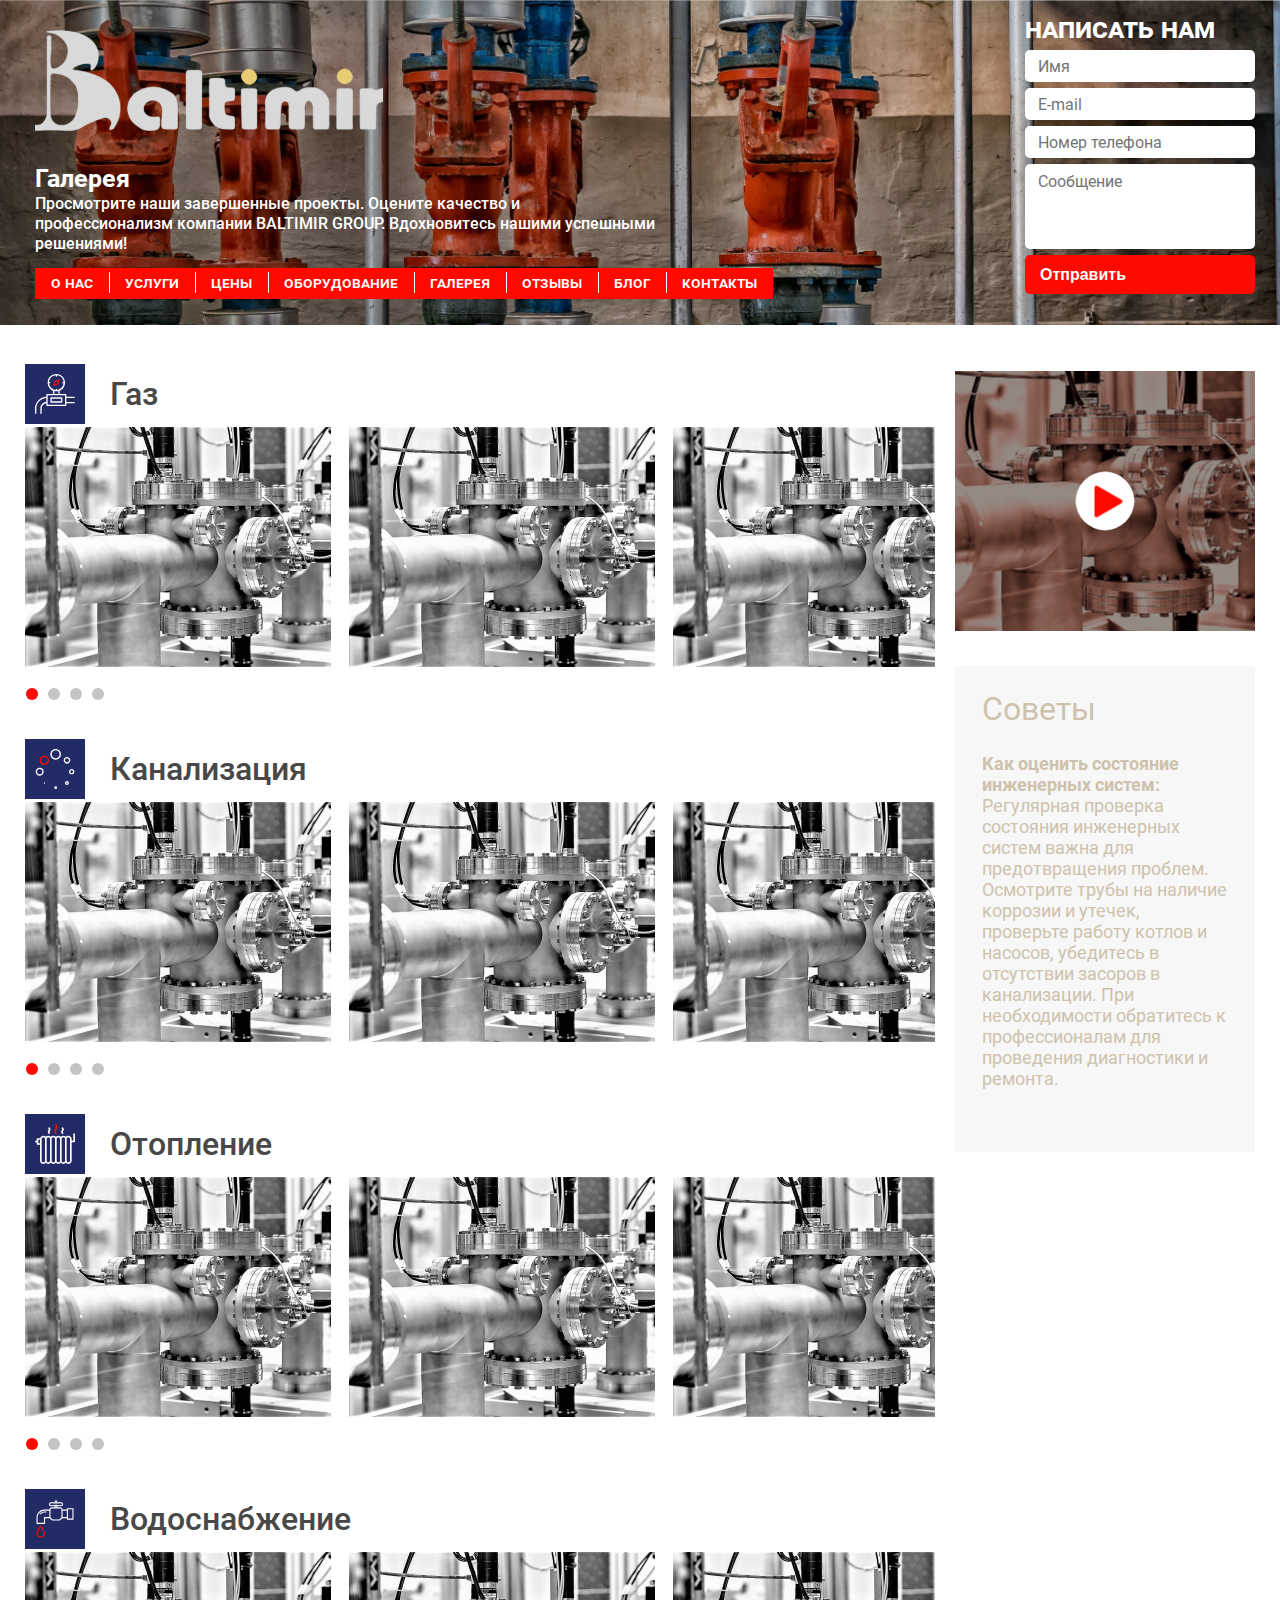
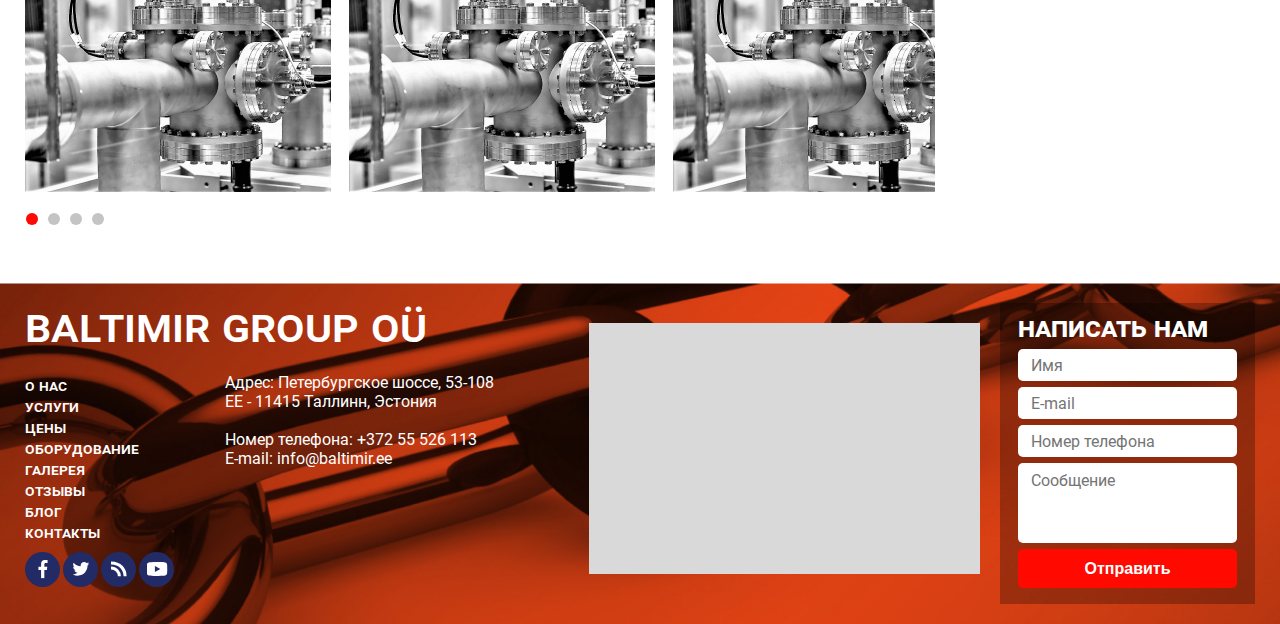
<file: gallery.html>
<!DOCTYPE html>
<html lang="ru">
<head>
	<meta charset="utf-8">
	<meta http-equiv="X-UA-Compatible" content="IE=edge" >
	<meta name="viewport" content="width=device-width, initial-scale=1.0">
	<meta name="description" content="">
	<link rel="stylesheet" type="text/css" href="style.css">
	<link rel="icon" type="image/png" href="favicon/favicon.ico" sizes="16x16">	
	<title></title>
</head>
<body>
	<div class="wrapper">
	<!-- Header -->		
	<header class="header">
		<img class="header_bg" src="img/header_bg.jpg" alt="" loading="lazy" />
		<img class="header_bg_resp" src="img/header_bg_resp.jpg" alt="" loading="lazy" />
		<div class="row">
			<div class="header_site">
				<div class="left">
					<div class="logo_wrapp">
						<a href="#" class="logo">
							<img src="img/logo.svg" alt="" />
						</a>
					</div>
					<div class="header_descript">
						<h2>Галерея</h2>
						<p>Просмотрите наши завершенные проекты. Оцените качество и профессионализм компании BALTIMIR GROUP. Вдохновитесь нашими успешными решениями!</p>
					</div>
					<div class="respNavWrapp">
						<div id="respNav">
							<button type="button" class="close">
								<svg height="25px" id="Layer_1" style="enable-background:new 0 0 512 512;" version="1.1" viewBox="0 0 512 512" width="25px" xml:space="preserve" xmlns="http://www.w3.org/2000/svg" xmlns:xlink="http://www.w3.org/1999/xlink"><path d="M437.5,386.6L306.9,256l130.6-130.6c14.1-14.1,14.1-36.8,0-50.9c-14.1-14.1-36.8-14.1-50.9,0L256,205.1L125.4,74.5  c-14.1-14.1-36.8-14.1-50.9,0c-14.1,14.1-14.1,36.8,0,50.9L205.1,256L74.5,386.6c-14.1,14.1-14.1,36.8,0,50.9  c14.1,14.1,36.8,14.1,50.9,0L256,306.9l130.6,130.6c14.1,14.1,36.8,14.1,50.9,0C451.5,423.4,451.5,400.6,437.5,386.6z" fill="#ffffff"/></svg>
							</button>
							<ul class="resp_nav">
								<li><a href="#">о нас</a></li>
								<li><a href="#">Услуги</a></li>
								<li><a href="#">Цены</a></li>
								<li><a href="#">Оборудование</a></li>
								<li><a href="#">Галерея</a></li>
								<li><a href="#">Отзывы</a></li>
								<li><a href="#">Блог</a></li>
								<li><a href="#">Контакты</a></li>
							</ul>
						</div>
					</div>
				</div>
				<div class="right">
					<div class="form_wrapp">
						<h3>Написать нам</h3>
						<form>
							<div class="input_wrapp">
								<input type="text" placeholder="Имя" />
							</div>
							<div class="input_wrapp">
								<input type="text" placeholder="E-mail" />
							</div>
							<div class="input_wrapp">
								<input type="tel" placeholder="Номер телефона" />
							</div>
							<div class="input_wrapp">
								<textarea placeholder="Сообщение"></textarea>
							</div>
							<div class="submit_wrapp">
								<button type="submit" class="red_pill">Отправить</button>
							</div>
						</form>
					</div>
				</div>
			</div>
		</div>								
	</header>
	<!-- /Header -->
	<!-- Resp Nav -->
	<div class="respNavWrappMobile"></div>
	<div class="resp_nav_stick_wrapp">
		<div class="resp_nav_stick">
			<div>
				<div class="resp_btn">
					<div>
						<div class="burger">
							<div></div>
							<div></div>
							<div></div>
						</div>
					</div>
					<div>
						<p>Menu</p>
					</div>
				</div>
			</div>
			<div>
				
			</div>
		</div>
	</div>
	<!-- /Resp Nav -->
	<!-- Content -->
	<div class="content">
	<!-- Section 1 - Gallery -->
	<section>
		<div class="row">
			<div class="two_cols">
				<div class="left">
					<div class="gallery_wrapp">
						<div class="gallery_header">
							<div>
								<div class="gallery_icon">
									<img src="img/icon_01.svg" alt="" />
								</div>
							</div>
							<div>
								<h2>Газ</h2>
							</div>
						</div>
						<div class="gallery">
							<div class="gal_slide">
								<a href="#" data-src="img/gal.jpg" data-fancybox="gal_1" class="gal_thumb">
									<img src="img/gal.jpg" alt="" />
								</a>
							</div>
							<div class="gal_slide">
								<a href="#" data-src="img/gal.jpg" data-fancybox="gal_1" class="gal_thumb">
									<img src="img/gal.jpg" alt="" />
								</a>
							</div>
							<div class="gal_slide">
								<a href="#" data-src="img/gal.jpg" data-fancybox="gal_1" class="gal_thumb">
									<img src="img/gal.jpg" alt="" />
								</a>
							</div>
							<div class="gal_slide">
								<a href="#" data-src="img/gal.jpg" data-fancybox="gal_1" class="gal_thumb">
									<img src="img/gal.jpg" alt="" />
								</a>
							</div>
							<div class="gal_slide">
								<a href="#" data-src="img/gal.jpg" data-fancybox="gal_1" class="gal_thumb">
									<img src="img/gal.jpg" alt="" />
								</a>
							</div>
							<div class="gal_slide">
								<a href="#" data-src="img/gal.jpg" data-fancybox="gal_1" class="gal_thumb">
									<img src="img/gal.jpg" alt="" />
								</a>
							</div>
						</div>
					</div>
					<div class="gallery_wrapp">
						<div class="gallery_header">
							<div>
								<div class="gallery_icon">
									<img src="img/icon_02.svg" alt="" />
								</div>
							</div>
							<div>
								<h2>Канализация</h2>
							</div>
						</div>
						<div class="gallery">
							<div class="gal_slide">
								<a href="#" data-src="img/gal.jpg" data-fancybox="gal_2" class="gal_thumb">
									<img src="img/gal.jpg" alt="" />
								</a>
							</div>
							<div class="gal_slide">
								<a href="#" data-src="img/gal.jpg" data-fancybox="gal_2" class="gal_thumb">
									<img src="img/gal.jpg" alt="" />
								</a>
							</div>
							<div class="gal_slide">
								<a href="#" data-src="img/gal.jpg" data-fancybox="gal_2" class="gal_thumb">
									<img src="img/gal.jpg" alt="" />
								</a>
							</div>
							<div class="gal_slide">
								<a href="#" data-src="img/gal.jpg" data-fancybox="gal_2" class="gal_thumb">
									<img src="img/gal.jpg" alt="" />
								</a>
							</div>
							<div class="gal_slide">
								<a href="#" data-src="img/gal.jpg" data-fancybox="gal_2" class="gal_thumb">
									<img src="img/gal.jpg" alt="" />
								</a>
							</div>
							<div class="gal_slide">
								<a href="#" data-src="img/gal.jpg" data-fancybox="gal_2" class="gal_thumb">
									<img src="img/gal.jpg" alt="" />
								</a>
							</div>
						</div>
					</div>
					<div class="gallery_wrapp">
						<div class="gallery_header">
							<div>
								<div class="gallery_icon">
									<img src="img/icon_03.svg" alt="" />
								</div>
							</div>
							<div>
								<h2>Отопление</h2>
							</div>
						</div>
						<div class="gallery">
							<div class="gal_slide">
								<a href="#" data-src="img/gal.jpg" data-fancybox="gal_3" class="gal_thumb">
									<img src="img/gal.jpg" alt="" />
								</a>
							</div>
							<div class="gal_slide">
								<a href="#" data-src="img/gal.jpg" data-fancybox="gal_3" class="gal_thumb">
									<img src="img/gal.jpg" alt="" />
								</a>
							</div>
							<div class="gal_slide">
								<a href="#" data-src="img/gal.jpg" data-fancybox="gal_3" class="gal_thumb">
									<img src="img/gal.jpg" alt="" />
								</a>
							</div>
							<div class="gal_slide">
								<a href="#" data-src="img/gal.jpg" data-fancybox="gal_3" class="gal_thumb">
									<img src="img/gal.jpg" alt="" />
								</a>
							</div>
							<div class="gal_slide">
								<a href="#" data-src="img/gal.jpg" data-fancybox="gal_3" class="gal_thumb">
									<img src="img/gal.jpg" alt="" />
								</a>
							</div>
							<div class="gal_slide">
								<a href="#" data-src="img/gal.jpg" data-fancybox="gal_3" class="gal_thumb">
									<img src="img/gal.jpg" alt="" />
								</a>
							</div>
						</div>
					</div>
					<div class="gallery_wrapp">
						<div class="gallery_header">
							<div>
								<div class="gallery_icon">
									<img src="img/icon_04.svg" alt="" />
								</div>
							</div>
							<div>
								<h2>Водоснабжение</h2>
							</div>
						</div>
						<div class="gallery">
							<div class="gal_slide">
								<a href="#" data-src="img/gal.jpg" data-fancybox="gal_4" class="gal_thumb">
									<img src="img/gal.jpg" alt="" />
								</a>
							</div>
							<div class="gal_slide">
								<a href="#" data-src="img/gal.jpg" data-fancybox="gal_4" class="gal_thumb">
									<img src="img/gal.jpg" alt="" />
								</a>
							</div>
							<div class="gal_slide">
								<a href="#" data-src="img/gal.jpg" data-fancybox="gal_4" class="gal_thumb">
									<img src="img/gal.jpg" alt="" />
								</a>
							</div>
							<div class="gal_slide">
								<a href="#" data-src="img/gal.jpg" data-fancybox="gal_4" class="gal_thumb">
									<img src="img/gal.jpg" alt="" />
								</a>
							</div>
							<div class="gal_slide">
								<a href="#" data-src="img/gal.jpg" data-fancybox="gal_4" class="gal_thumb">
									<img src="img/gal.jpg" alt="" />
								</a>
							</div>
							<div class="gal_slide">
								<a href="#" data-src="img/gal.jpg" data-fancybox="gal_4" class="gal_thumb">
									<img src="img/gal.jpg" alt="" />
								</a>
							</div>
						</div>
					</div>
				</div>
				<div class="right" id="sidebarWrapp">
					<div class="sidebar" id="sidebar">
						<a href="https://youtu.be/QMzh4WmGdCw?si=5wgbwFJ9Z8DHKzaN" data-fancybox class="video_box">
							<h3>See our work in real time</h3>
							<img src="img/img_09.jpg" alt="" />
						</a>
						<div class="grey_box">
							<h3>Советы</h3>
							<p><b>Как оценить состояние инженерных систем:</b></p>
							<p>Регулярная проверка состояния инженерных систем важна для предотвращения проблем. Осмотрите трубы на наличие коррозии и утечек, проверьте работу котлов и насосов, убедитесь в отсутствии засоров в канализации. При необходимости обратитесь к профессионалам для проведения диагностики и ремонта.</p>
						</div>
					</div>
				</div>
			</div>
		</div>
	</section>
	<!-- /Section 1 - Gallery -->
	</div>
	<!-- /Content -->
	<!-- Footer -->
		<footer class="footer_section">
		<img class="footer_bg" src="img/footer_bg.jpg" alt="" loading="lazy" />
		<img class="footer_bg_resp" src="img/footer_bg_resp.jpg" alt="" loading="lazy" />
		<div class="row">
			<div class="footer_two_cols">
				<div class="left">
					<div class="footer_title">
						<h3>Baltimir Group OÜ</h3>
					</div>
					<div class="footer_two_cols_2">
						<div>
							<ul class="footer_nav">
								<li><a href="#">о нас</a></li>
								<li><a href="#">Услуги</a></li>
								<li><a href="#">Цены</a></li>
								<li><a href="#">Оборудование</a></li>
								<li><a href="#">Галерея</a></li>
								<li><a href="#">Отзывы</a></li>
								<li><a href="#">Блог</a></li>
								<li><a href="#">Контакты</a></li>
							</ul>
							<ul class="soc_list">
								<li><a href="#"><img src="img/f.svg" alt="" loading="lazy" /></a></li>
								<li><a href="#"><img src="img/t.svg" alt="" loading="lazy" /></a></li>
								<li><a href="#"><img src="img/l.svg" alt="" loading="lazy" /></a></li>
								<li><a href="#"><img src="img/y.svg" alt="" loading="lazy" /></a></li>
							</ul>
						</div>
						<div>
							<div class="contacts_text">
								<h3>BALTIMIR GROUP OÜ</h3>
								<p>Адрес: Петербургское шоссе, 53-108</p>
								<p>EE - 11415 Таллинн, Эстония</p>
								<br />
								<p>Номер телефона: <a href="tel:+37255526113">+372 55 526 113</a></p>
								<p>E-mail: <a href="mailto:info@baltimir.ee">info@baltimir.ee</a></p>
							</div>
						</div>
					</div>
				</div>
				<div class="right">
					<div class="footer_two_cols_3">
						<div>
							<div class="map" id="map"></div>
						</div>
						<div>
							<div class="form_wrapp form_wrapp_2">
								<h3>Написать нам</h3>
								<form>
									<div class="input_wrapp">
										<input type="text" placeholder="Имя" />
									</div>
									<div class="input_wrapp">
										<input type="text" placeholder="E-mail" />
									</div>
									<div class="input_wrapp">
										<input type="tel" placeholder="Номер телефона" />
									</div>
									<div class="input_wrapp">
										<textarea placeholder="Сообщение"></textarea>
									</div>
									<div class="submit_wrapp">
										<button type="submit" class="red_pill">Отправить</button>
									</div>
								</form>
							</div>
							<p class="corp">© 2024 Baltimir Group OÜ . All rights reserved. </p>
						</div>
					</div>
				</div>
			</div>
		</div>
	</footer>
	<!-- /Footer -->
	</div>
	<link rel="stylesheet" type="text/css" href="responsive.css">
	<link rel="stylesheet" type="text/css" href="vendors/css/fancybox.css">
	<link rel="stylesheet" type="text/css" href="vendors/css/slick.css">
	<script src="vendors/js/jquery.js"></script>
	<script src="vendors/js/fancybox.js"></script>
	<script src="vendors/js/slick.min.js"></script>
	<script src="js/scripts.js"></script>
</body>
</html>
</file>
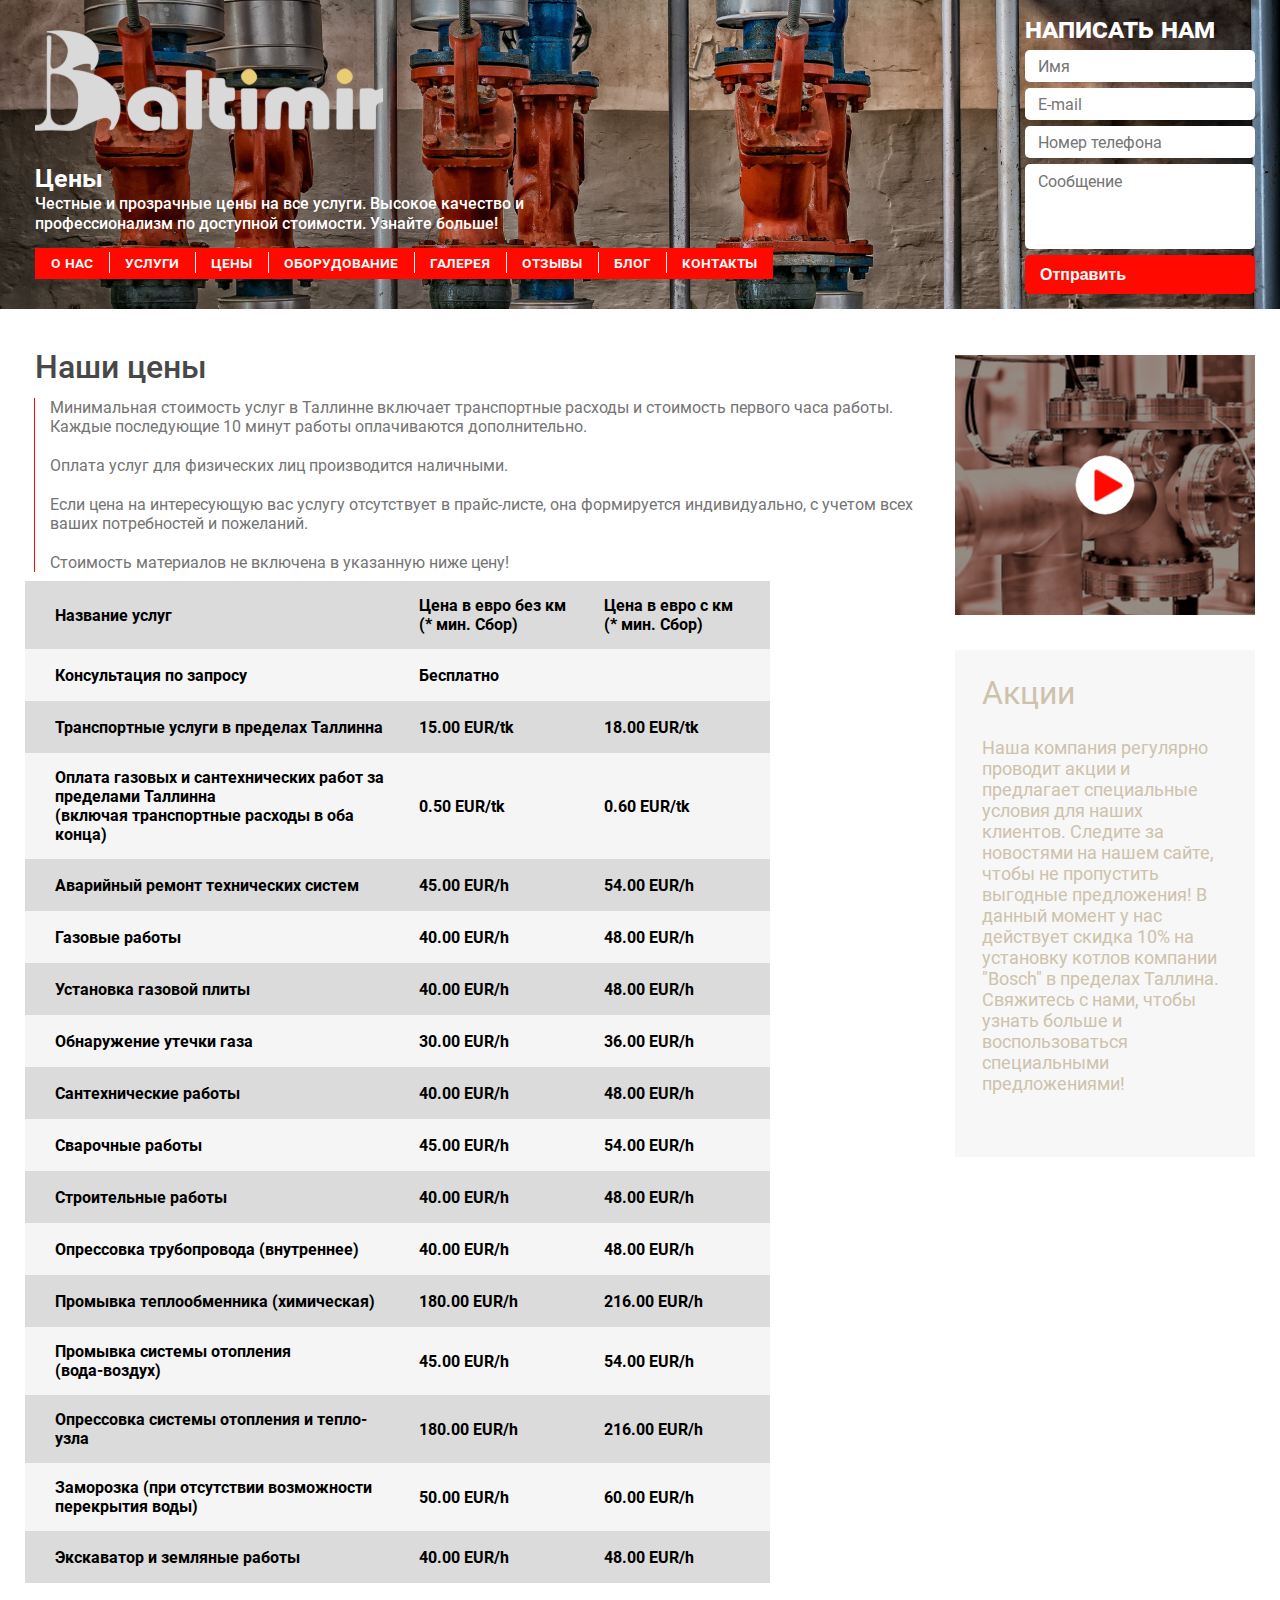
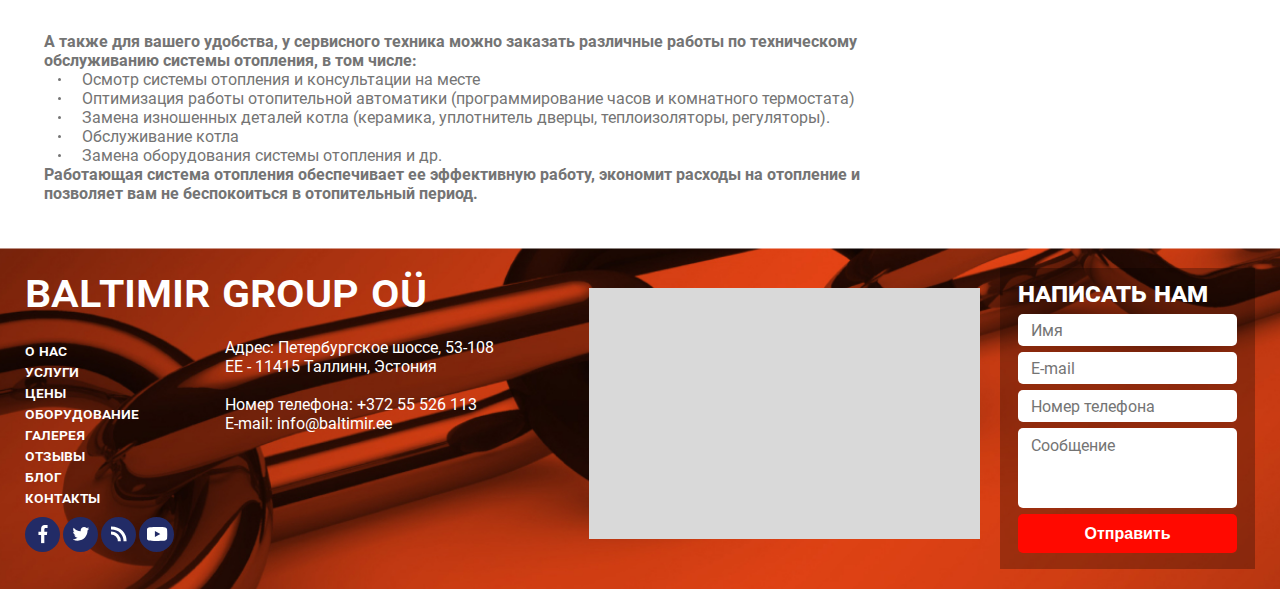
<file: prices.html>
<!DOCTYPE html>
<html lang="ru">
<head>
	<meta charset="utf-8">
	<meta http-equiv="X-UA-Compatible" content="IE=edge" >
	<meta name="viewport" content="width=device-width, initial-scale=1.0">
	<meta name="description" content="">
	<link rel="stylesheet" type="text/css" href="style.css">
	<link rel="icon" type="image/png" href="favicon/favicon.ico" sizes="16x16">	
	<title></title>
</head>
<body>
	<div class="wrapper">
	<!-- Header -->		
	<header class="header">
		<img class="header_bg" src="img/header_bg.jpg" alt="" loading="lazy" />
		<img class="header_bg_resp" src="img/header_bg_resp.jpg" alt="" loading="lazy" />
		<div class="row">
			<div class="header_site">
				<div class="left">
					<div class="logo_wrapp">
						<a href="#" class="logo">
							<img src="img/logo.svg" alt="" loading="lazy" />
						</a>
					</div>
					<div class="header_descript">
						<h2>Цены</h2>
						<p>Честные и прозрачные цены на все услуги. Высокое качество и профессионализм по доступной стоимости. Узнайте больше!</p>
					</div>
					<div class="respNavWrapp">
						<div id="respNav">
							<button type="button" class="close">
								<svg height="25px" id="Layer_1" style="enable-background:new 0 0 512 512;" version="1.1" viewBox="0 0 512 512" width="25px" xml:space="preserve" xmlns="http://www.w3.org/2000/svg" xmlns:xlink="http://www.w3.org/1999/xlink"><path d="M437.5,386.6L306.9,256l130.6-130.6c14.1-14.1,14.1-36.8,0-50.9c-14.1-14.1-36.8-14.1-50.9,0L256,205.1L125.4,74.5  c-14.1-14.1-36.8-14.1-50.9,0c-14.1,14.1-14.1,36.8,0,50.9L205.1,256L74.5,386.6c-14.1,14.1-14.1,36.8,0,50.9  c14.1,14.1,36.8,14.1,50.9,0L256,306.9l130.6,130.6c14.1,14.1,36.8,14.1,50.9,0C451.5,423.4,451.5,400.6,437.5,386.6z" fill="#ffffff"/></svg>
							</button>
							<ul class="resp_nav">
								<li><a href="#">о нас</a></li>
								<li><a href="#">Услуги</a></li>
								<li><a href="#">Цены</a></li>
								<li><a href="#">Оборудование</a></li>
								<li><a href="#">Галерея</a></li>
								<li><a href="#">Отзывы</a></li>
								<li><a href="#">Блог</a></li>
								<li><a href="#">Контакты</a></li>
							</ul>
						</div>
					</div>
				</div>
				<div class="right">
					<div class="form_wrapp">
						<h3>Написать нам</h3>
						<form>
							<div class="input_wrapp">
								<input type="text" placeholder="Имя" />
							</div>
							<div class="input_wrapp">
								<input type="text" placeholder="E-mail" />
							</div>
							<div class="input_wrapp">
								<input type="tel" placeholder="Номер телефона" />
							</div>
							<div class="input_wrapp">
								<textarea placeholder="Сообщение"></textarea>
							</div>
							<div class="submit_wrapp">
								<button type="submit" class="red_pill">Отправить</button>
							</div>
						</form>
					</div>
				</div>
			</div>
		</div>								
	</header>
	<!-- /Header -->
	<!-- Resp Nav -->
	<div class="respNavWrappMobile"></div>
	<div class="resp_nav_stick_wrapp">
		<div class="resp_nav_stick">
			<div>
				<div class="resp_btn">
					<div>
						<div class="burger">
							<div></div>
							<div></div>
							<div></div>
						</div>
					</div>
					<div>
						<p>Menu</p>
					</div>
				</div>
			</div>
			<div>
				
			</div>
		</div>
	</div>
	<!-- /Resp Nav -->
	<!-- Content -->
	<div class="content">
	<!-- Section 1 - Prices -->
	<section>
		<div class="row">
			<div class="two_cols">
				<div class="left">
					<div class="info_box_wrapp p_10">
						<div class="info_box_title">
							<h2>Наши цены</h2>
						</div>
						<div class="info_box">
							<p>Минимальная стоимость услуг в Таллинне включает транспортные расходы и стоимость первого часа работы. Каждые последующие 10 минут работы оплачиваются дополнительно.</p>
							<p>Оплата услуг для физических лиц производится наличными.</p>
							<p>Если цена на интересующую вас услугу отсутствует в прайс-листе, она формируется индивидуально, с учетом всех ваших потребностей и пожеланий.</p>
							<p>Стоимость материалов не включена в указанную ниже цену!</p>
						</div>
					</div>
					<div class="table_wrapp">
						<div class="table_row">
							<div>
								<h3>Название услуг</h3>
							</div>
							<div>
								<h3>Цена в евро без км<br /> (* мин. Сбор)</h3>
							</div>
							<div>
								<h3>Цена в евро с км<br /> (* мин. Сбор)</h3>
							</div>
						</div>
						<div class="table_row">
							<div>
								<p>Консультация по запросу</p>
							</div>
							<div>
								<p>Бесплатно</p>
							</div>
							<div>
								<p></p>
							</div>
						</div>
						<div class="table_row">
							<div>
								<p>Транспортные услуги в пределах Таллинна</p>
							</div>
							<div>
								<p>15.00 EUR/tk</p>
							</div>
							<div>
								<p>18.00 EUR/tk</p>
							</div>
						</div>
						<div class="table_row">
							<div>
								<p>Оплата газовых и сантехнических работ за пределами Таллинна<br /> (включая транспортные расходы в оба конца)</p>
							</div>
							<div>
								<p>0.50 EUR/tk</p>
							</div>
							<div>
								<p>0.60 EUR/tk</p>
							</div>
						</div>
						<div class="table_row">
							<div>
								<p>Аварийный ремонт технических систем</p>
							</div>
							<div>
								<p>45.00 EUR/h</p>
							</div>
							<div>
								<p>54.00 EUR/h</p>
							</div>
						</div>
						<div class="table_row">
							<div>
								<p>Газовые работы</p>
							</div>
							<div>
								<p>40.00 EUR/h</p>
							</div>
							<div>
								<p>48.00 EUR/h</p>
							</div>
						</div>
						<div class="table_row">
							<div>
								<p>Установка газовой плиты</p>
							</div>
							<div>
								<p>40.00 EUR/h</p>
							</div>
							<div>
								<p>48.00 EUR/h</p>
							</div>
						</div>
						<div class="table_row">
							<div>
								<p>Обнаружение утечки газа</p>
							</div>
							<div>
								<p>30.00 EUR/h</p>
							</div>
							<div>
								<p>36.00 EUR/h</p>
							</div>
						</div>
						<div class="table_row">
							<div>
								<p>Сантехнические работы</p>
							</div>
							<div>
								<p>40.00 EUR/h</p>
							</div>
							<div>
								<p>48.00 EUR/h</p>
							</div>
						</div>
						<div class="table_row">
							<div>
								<p>Сварочные работы</p>
							</div>
							<div>
								<p>45.00 EUR/h</p>
							</div>
							<div>
								<p>54.00 EUR/h</p>
							</div>
						</div>
						<div class="table_row">
							<div>
								<p>Строительные работы</p>
							</div>
							<div>
								<p>40.00 EUR/h</p>
							</div>
							<div>
								<p>48.00 EUR/h</p>
							</div>
						</div>
						<div class="table_row">
							<div>
								<p>Опрессовка трубопровода (внутреннее)</p>
							</div>
							<div>
								<p>40.00 EUR/h</p>
							</div>
							<div>
								<p>48.00 EUR/h</p>
							</div>
						</div>
						<div class="table_row">
							<div>
								<p>Промывка теплообменника (химическая)</p>
							</div>
							<div>
								<p>180.00 EUR/h</p>
							</div>
							<div>
								<p>216.00 EUR/h</p>
							</div>
						</div>
						<div class="table_row">
							<div>
								<p>Промывка системы отопления<br />(вода-воздух)</p>
							</div>
							<div>
								<p>45.00 EUR/h</p>
							</div>
							<div>
								<p>54.00 EUR/h</p>
							</div>
						</div>
						<div class="table_row">
							<div>
								<p>Опрессовка системы отопления и тепло-узла</p>
							</div>
							<div>
								<p>180.00 EUR/h</p>
							</div>
							<div>
								<p>216.00 EUR/h</p>
							</div>
						</div>
						<div class="table_row">
							<div>
								<p>Заморозка (при отсутствии возможности перекрытия воды)</p>
							</div>
							<div>
								<p>50.00 EUR/h</p>
							</div>
							<div>
								<p>60.00 EUR/h</p>
							</div>
						</div>
						<div class="table_row">
							<div>
								<p>Экскаватор и земляные работы</p>
							</div>
							<div>
								<p>40.00 EUR/h</p>
							</div>
							<div>
								<p>48.00 EUR/h</p>
							</div>
						</div>
					</div>
					<div class="article_5 p_15">
						<p>А также для вашего удобства, у сервисного техника можно заказать различные работы по техническому обслуживанию системы отопления, в том числе:</p>
						<ol>
							<li>Осмотр системы отопления и консультации на месте</li>
							<li>Оптимизация работы отопительной автоматики (программирование часов и комнатного термостата)</li>
							<li>Замена изношенных деталей котла (керамика, уплотнитель дверцы, теплоизоляторы, регуляторы).</li>
							<li>Обслуживание котла</li>
							<li>Замена оборудования системы отопления и др.</li>
						</ol>
     					<p>Работающая система отопления обеспечивает ее эффективную работу, экономит расходы на отопление и позволяет вам не беспокоиться в отопительный период.</p>
					</div>
				</div>
				<div class="right" id="sidebarWrapp">
					<div class="sidebar" id="sidebar">
						<a href="https://youtu.be/QMzh4WmGdCw?si=5wgbwFJ9Z8DHKzaN" data-fancybox class="video_box">
							<h3>See our work in real time</h3>
							<img src="img/img_09.jpg" alt="" />
						</a>
						<div class="grey_box">
							<h3>Акции</h3>
							<p>Наша компания регулярно проводит акции и предлагает специальные условия для наших клиентов. Следите за новостями на нашем сайте, чтобы не пропустить выгодные предложения! В данный момент у нас действует скидка 10% на установку котлов компании "Bosch" в пределах Таллина. Свяжитесь с нами, чтобы узнать больше и воспользоваться специальными предложениями!</p>
						</div>
					</div>
				</div>
			</div>
		</div>
	</section>
	<!-- /Section 1 - Prices -->
	</div>
	<!-- /Content -->
	<!-- Footer -->
	<footer class="footer_section">
		<img class="footer_bg" src="img/footer_bg.jpg" alt="" loading="lazy" />
		<img class="footer_bg_resp" src="img/footer_bg_resp.jpg" alt="" loading="lazy" />
		<div class="row">
			<div class="footer_two_cols">
				<div class="left">
					<div class="footer_title">
						<h3>Baltimir Group OÜ</h3>
					</div>
					<div class="footer_two_cols_2">
						<div>
							<ul class="footer_nav">
								<li><a href="#">о нас</a></li>
								<li><a href="#">Услуги</a></li>
								<li><a href="#">Цены</a></li>
								<li><a href="#">Оборудование</a></li>
								<li><a href="#">Галерея</a></li>
								<li><a href="#">Отзывы</a></li>
								<li><a href="#">Блог</a></li>
								<li><a href="#">Контакты</a></li>
							</ul>
							<ul class="soc_list">
								<li><a href="#"><img src="img/f.svg" alt="" loading="lazy" /></a></li>
								<li><a href="#"><img src="img/t.svg" alt="" loading="lazy" /></a></li>
								<li><a href="#"><img src="img/l.svg" alt="" loading="lazy" /></a></li>
								<li><a href="#"><img src="img/y.svg" alt="" loading="lazy" /></a></li>
							</ul>
						</div>
						<div>
							<div class="contacts_text">
								<h3>BALTIMIR GROUP OÜ</h3>
								<p>Адрес: Петербургское шоссе, 53-108</p>
								<p>EE - 11415 Таллинн, Эстония</p>
								<br />
								<p>Номер телефона: <a href="tel:+37255526113">+372 55 526 113</a></p>
								<p>E-mail: <a href="mailto:info@baltimir.ee">info@baltimir.ee</a></p>
							</div>
						</div>
					</div>
				</div>
				<div class="right">
					<div class="footer_two_cols_3">
						<div>
							<div class="map" id="map"></div>
						</div>
						<div>
							<div class="form_wrapp form_wrapp_2">
								<h3>Написать нам</h3>
								<form>
									<div class="input_wrapp">
										<input type="text" placeholder="Имя" />
									</div>
									<div class="input_wrapp">
										<input type="text" placeholder="E-mail" />
									</div>
									<div class="input_wrapp">
										<input type="tel" placeholder="Номер телефона" />
									</div>
									<div class="input_wrapp">
										<textarea placeholder="Сообщение"></textarea>
									</div>
									<div class="submit_wrapp">
										<button type="submit" class="red_pill">Отправить</button>
									</div>
								</form>
							</div>
							<p class="corp">© 2024 Baltimir Group OÜ . All rights reserved. </p>
						</div>
					</div>
				</div>
			</div>
		</div>
	</footer>
	<!-- /Footer -->
	</div>
	<link rel="stylesheet" type="text/css" href="responsive.css">
	<link rel="stylesheet" type="text/css" href="vendors/css/fancybox.css">
	<script src="vendors/js/jquery.js"></script>
	<script src="vendors/js/fancybox.js"></script>
	<script src="js/scripts.js"></script>
</body>
</html>
</file>
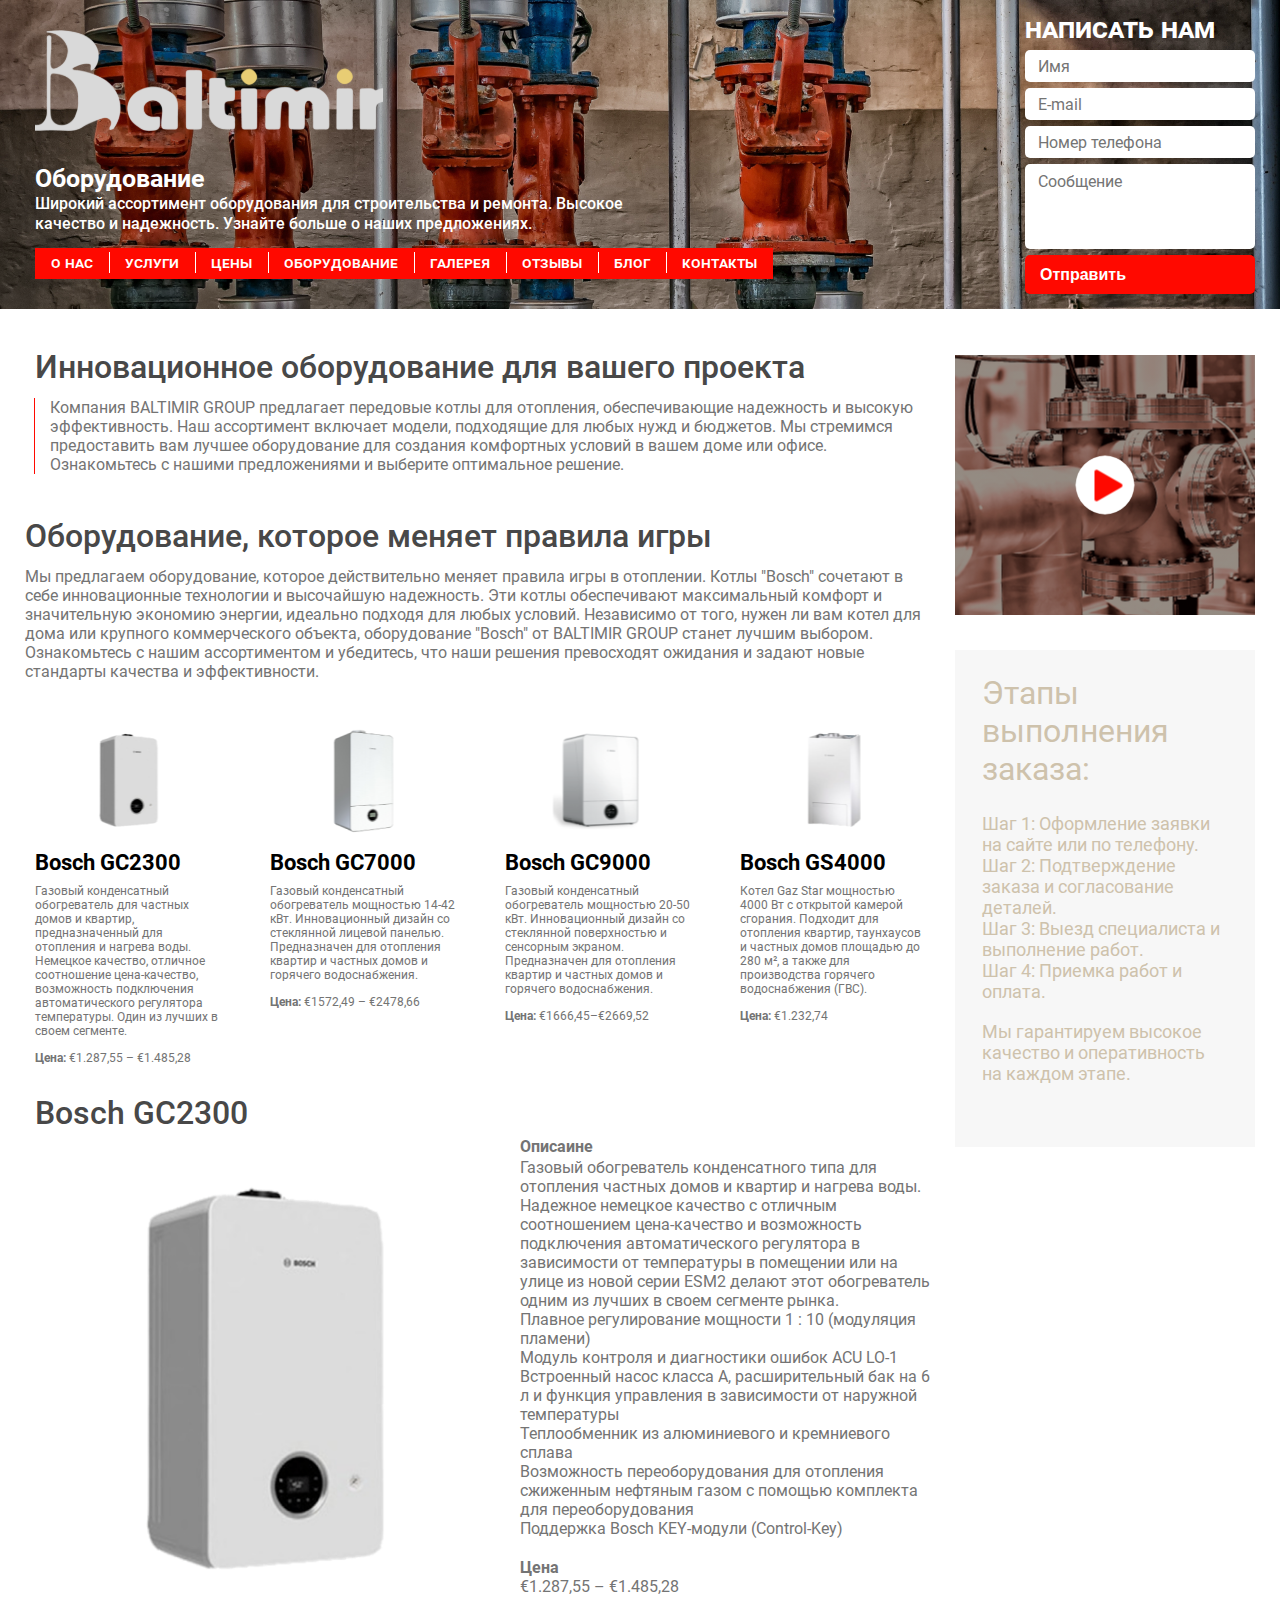
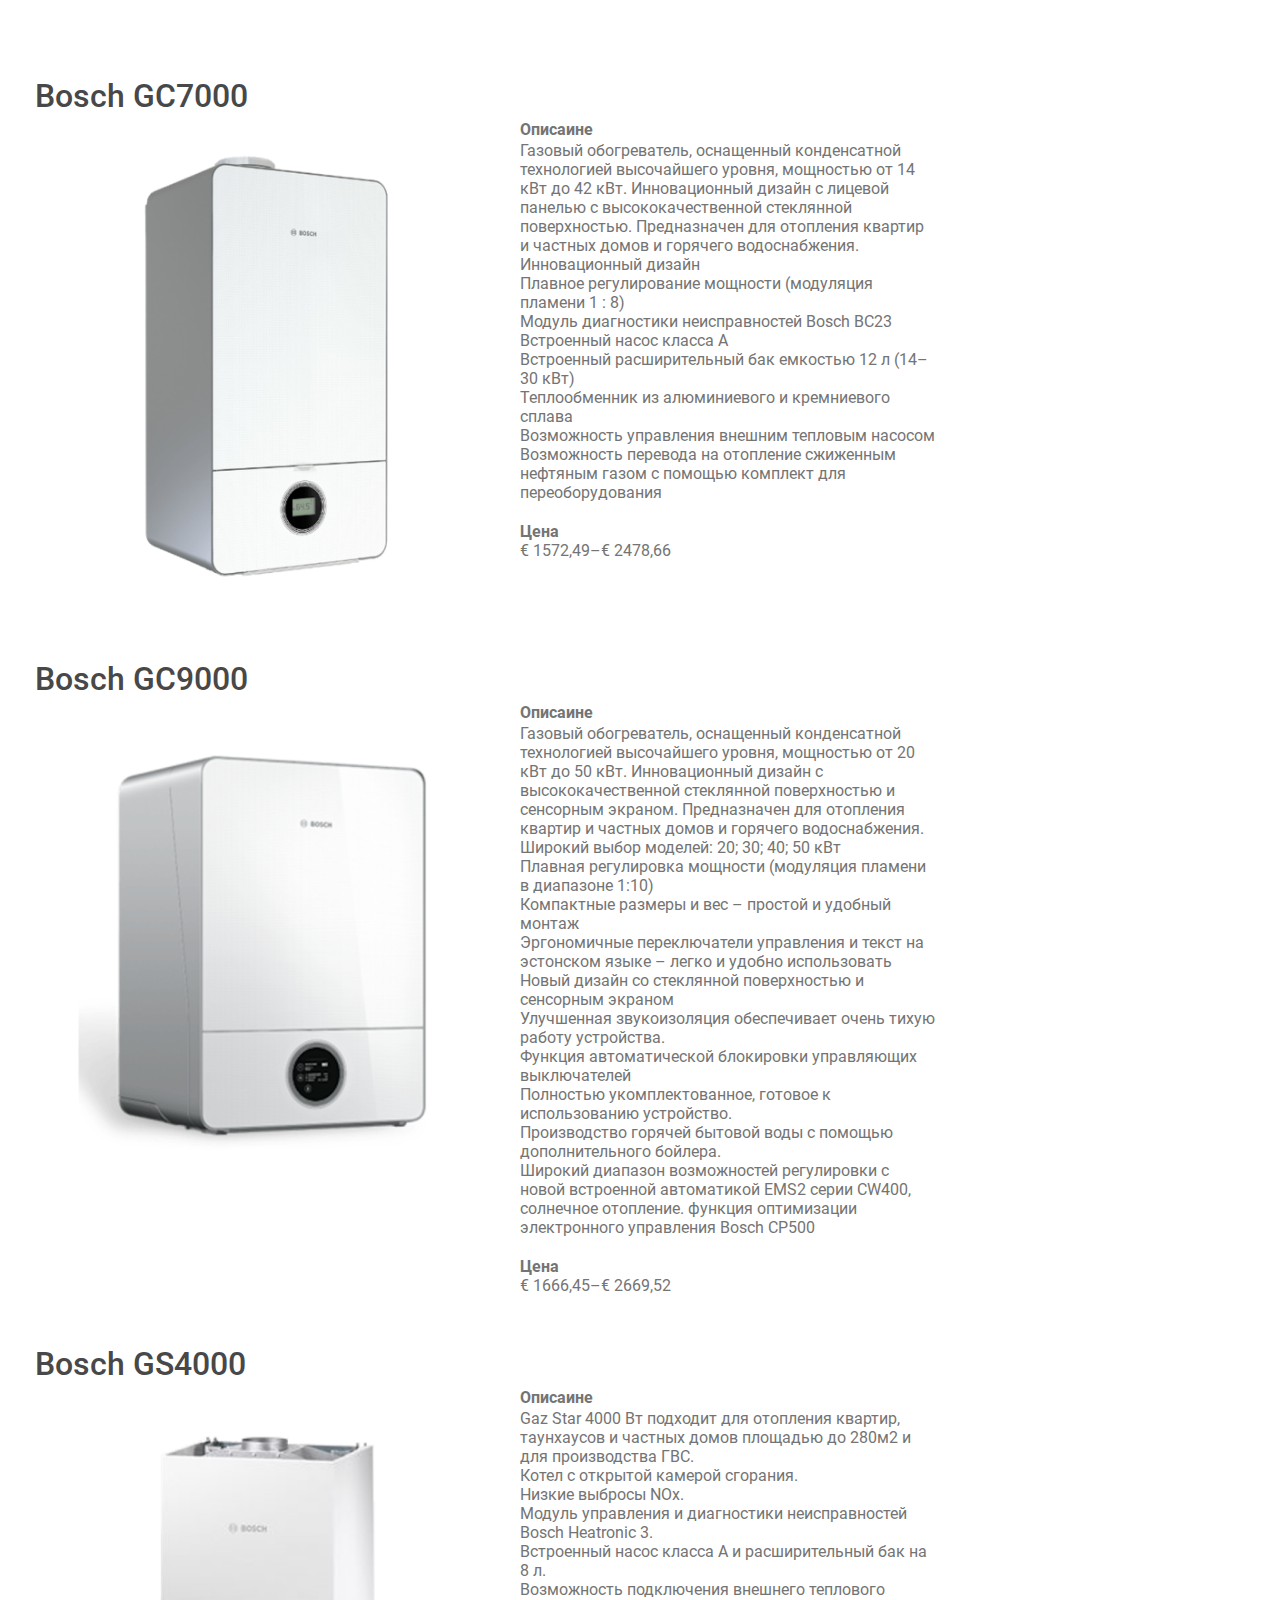
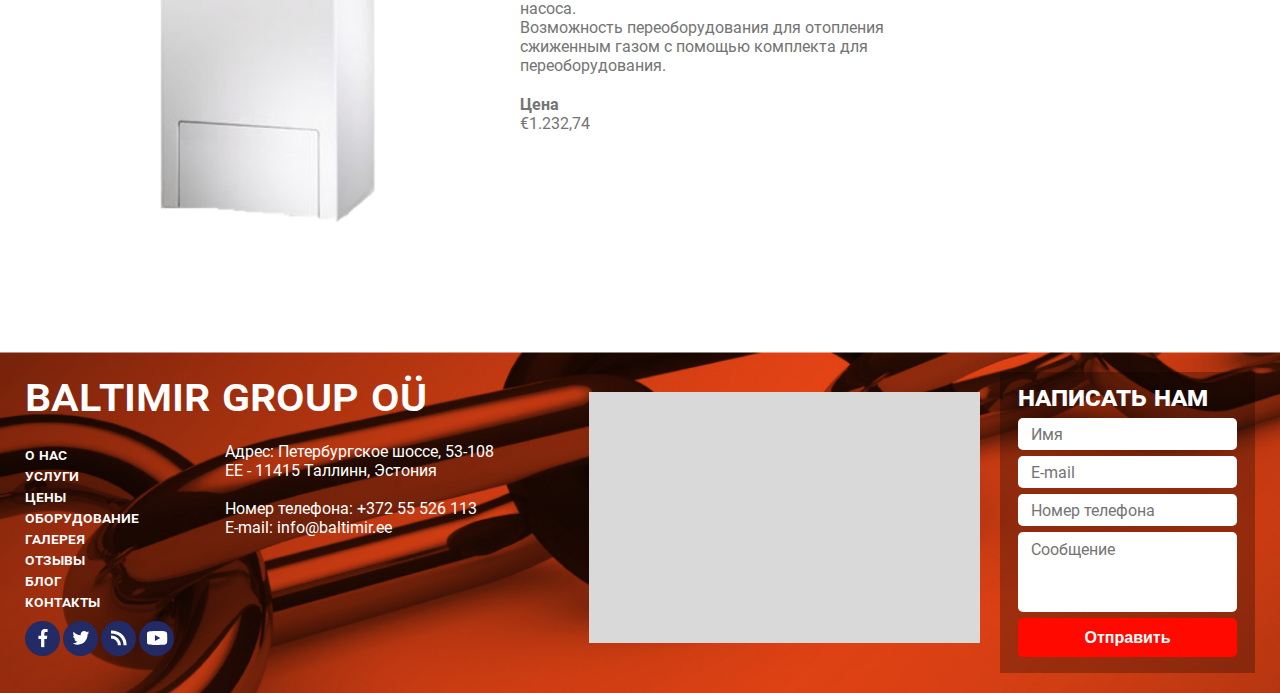
<file: some_service.html>
<!DOCTYPE html>
<html lang="ru">
<head>
	<meta charset="utf-8">
	<meta http-equiv="X-UA-Compatible" content="IE=edge" >
	<meta name="viewport" content="width=device-width, initial-scale=1.0">
	<meta name="description" content="">
	<link rel="stylesheet" type="text/css" href="style.css">
	<link rel="icon" type="image/png" href="favicon/favicon.ico" sizes="16x16">
	<title></title>
</head>
<body>
	<div class="wrapper">
	<!-- Header -->		
	<header class="header">
		<img class="header_bg" src="img/header_bg.jpg" alt="" loading="lazy" />
		<img class="header_bg_resp" src="img/header_bg_resp.jpg" alt="" loading="lazy" />
		<div class="row">
			<div class="header_site">
				<div class="left">
					<div class="logo_wrapp">
						<a href="#" class="logo">
							<img src="img/logo.svg" alt="" loading="lazy" />
						</a>
					</div>
					<div class="header_descript">
						<h2>Оборудование</h2>
						<p>Широкий ассортимент оборудования для строительства и ремонта. Высокое качество и надежность. Узнайте больше о наших предложениях.</p>
					</div>
					<div class="respNavWrapp">
						<div id="respNav">
							<button type="button" class="close">
								<svg height="25px" id="Layer_1" style="enable-background:new 0 0 512 512;" version="1.1" viewBox="0 0 512 512" width="25px" xml:space="preserve" xmlns="http://www.w3.org/2000/svg" xmlns:xlink="http://www.w3.org/1999/xlink"><path d="M437.5,386.6L306.9,256l130.6-130.6c14.1-14.1,14.1-36.8,0-50.9c-14.1-14.1-36.8-14.1-50.9,0L256,205.1L125.4,74.5  c-14.1-14.1-36.8-14.1-50.9,0c-14.1,14.1-14.1,36.8,0,50.9L205.1,256L74.5,386.6c-14.1,14.1-14.1,36.8,0,50.9  c14.1,14.1,36.8,14.1,50.9,0L256,306.9l130.6,130.6c14.1,14.1,36.8,14.1,50.9,0C451.5,423.4,451.5,400.6,437.5,386.6z" fill="#ffffff"/></svg>
							</button>
							<ul class="resp_nav">
								<li><a href="#">о нас</a></li>
								<li><a href="#">Услуги</a></li>
								<li><a href="#">Цены</a></li>
								<li><a href="#">Оборудование</a></li>
								<li><a href="#">Галерея</a></li>
								<li><a href="#">Отзывы</a></li>
								<li><a href="#">Блог</a></li>
								<li><a href="#">Контакты</a></li>
							</ul>
						</div>
					</div>
				</div>
				<div class="right">
					<div class="form_wrapp">
						<h3>Написать нам</h3>
						<form>
							<div class="input_wrapp">
								<input type="text" placeholder="Имя" />
							</div>
							<div class="input_wrapp">
								<input type="text" placeholder="E-mail" />
							</div>
							<div class="input_wrapp">
								<input type="tel" placeholder="Номер телефона" />
							</div>
							<div class="input_wrapp">
								<textarea placeholder="Сообщение"></textarea>
							</div>
							<div class="submit_wrapp">
								<button type="submit" class="red_pill">Отправить</button>
							</div>
						</form>
					</div>
				</div>
			</div>
		</div>								
	</header>
	<!-- /Header -->
	<!-- Content -->
	<div class="content">
	<!-- Section 1 - Some Service -->
	<section>
		<div class="row">
			<div class="two_cols">
				<div class="left">
					<div class="info_box_wrapp p_10">
						<div class="info_box_title">
							<h2>Инновационное оборудование для вашего проекта</h2>
						</div>
						<div class="info_box">
							<p>Компания BALTIMIR GROUP предлагает передовые котлы для отопления, обеспечивающие надежность и высокую эффективность. Наш ассортимент включает модели, подходящие для любых нужд и бюджетов. Мы стремимся предоставить вам лучшее оборудование для создания комфортных условий в вашем доме или офисе. Ознакомьтесь с нашими предложениями и выберите оптимальное решение.</p>
						</div>
					</div>
					<div class="article">
						<h2>Оборудование, которое меняет правила игры</h2>
						<p>Мы предлагаем оборудование, которое действительно меняет правила игры в отоплении. Котлы "Bosch" сочетают в себе инновационные технологии и высочайшую надежность. Эти котлы обеспечивают максимальный комфорт и значительную экономию энергии, идеально подходя для любых условий. Независимо от того, нужен ли вам котел для дома или крупного коммерческого объекта, оборудование "Bosch" от BALTIMIR GROUP станет лучшим выбором. Ознакомьтесь с нашим ассортиментом и убедитесь, что наши решения превосходят ожидания и задают новые стандарты качества и эффективности.</p>
					</div>
					<div class="thumbs">
						<a href="#" class="thumb">
							<div class="icon_box">
								<img src="img/img_01.png" alt="" />
							</div>
							<h3>Bosch GC2300</h3>
							<p>Газовый конденсатный обогреватель для частных домов и квартир, предназначенный для отопления и нагрева воды. Немецкое качество, отличное соотношение цена-качество, возможность подключения автоматического регулятора температуры. Один из лучших в своем сегменте.</p>
							<p class="price_thumb"><b>Цена:</b> €1.287,55 – €1.485,28</p>
						</a>
						<a href="#" class="thumb">
							<div class="icon_box">
								<img src="img/img_02.png" alt="" />
							</div>
							<h3>Bosch GC7000</h3>
							<p>Газовый конденсатный обогреватель мощностью 14-42 кВт. Инновационный дизайн со стеклянной лицевой панелью. Предназначен для отопления квартир и частных домов и горячего водоснабжения. </p>
							<p class="price_thumb"><b>Цена:</b> €1572,49 – €2478,66</p>
						</a>
						<a href="#" class="thumb">
							<div class="icon_box">
								<img src="img/img_03.png" alt="" />
							</div>
							<h3>Bosch GC9000</h3>
							<p>Газовый конденсатный обогреватель мощностью 20-50 кВт. Инновационный дизайн со стеклянной поверхностью и сенсорным экраном. Предназначен для отопления квартир и частных домов и горячего водоснабжения.</p>
							<p class="price_thumb"><b>Цена:</b> €1666,45–€2669,52</p>
						</a>
						<a href="#" class="thumb">
							<div class="icon_box">
								<img src="img/img_04.png" alt="" />
							</div>
							<h3>Bosch GS4000</h3>
							<p>Котел Gaz Star мощностью 4000 Вт с открытой камерой сгорания. Подходит для отопления квартир, таунхаусов и частных домов площадью до 280 м², а также для производства горячего водоснабжения (ГВС).</p>
							<p class="price_thumb"><b>Цена:</b> €1.232,74</p>
						</a>
					</div>
					<div class="items">
						<div class="good_item">
							<div class="good_item_title">
								<h3>Bosch GC2300</h3>
							</div>
							<div class="good_item_templ">
								<div class="left">
									<div class="img_box">
										<img src="img/img_05.png" alt="" />
									</div>
								</div>
								<div class="right">
									<h3>Описаине</h3>
									<p>Газовый обогреватель конденсатного типа для отопления частных домов и квартир и нагрева воды. Надежное немецкое качество с отличным соотношением цена-качество и возможность подключения автоматического регулятора в зависимости от температуры в помещении или на улице из новой серии ESM2 делают этот обогреватель одним из лучших в своем сегменте рынка.</p>
									<ul>
										<li>Плавное регулирование мощности 1 : 10 (модуляция пламени)</li>
										<li>Модуль контроля и диагностики ошибок ACU LO-1 Встроенный насос класса А, расширительный бак на 6 л и функция управления в зависимости от наружной температуры</li>
										<li>Теплообменник из алюминиевого и кремниевого сплава</li>
										<li>Возможность переоборудования для отопления сжиженным нефтяным газом с помощью комплекта для переоборудования</li>
										<li>Поддержка Bosch KEY-модули (Control-Key)</li>
									</ul>
									<div class="price">
										<h4>Цена</h4>
										<p>€1.287,55 – €1.485,28</p>
									</div>
								</div>
							</div>
						</div>
						<div class="good_item">
							<div class="good_item_title">
								<h3>Bosch GC7000</h3>
							</div>
							<div class="good_item_templ">
								<div class="left">
									<div class="img_box">
										<img src="img/img_06.png" alt="" />
									</div>
								</div>
								<div class="right">
									<h3>Описаине</h3>
									<p>Газовый обогреватель, оснащенный конденсатной технологией высочайшего уровня, мощностью от 14 кВт до 42 кВт. Инновационный дизайн с лицевой панелью с высококачественной стеклянной поверхностью. Предназначен для отопления квартир и частных домов и горячего водоснабжения.</p>
									<ul>
										<li>Инновационный дизайн</li>
										<li>Плавное регулирование мощности (модуляция пламени 1 : 8)</li>
										<li>Модуль диагностики неисправностей Bosch BC23</li>
										<li>Встроенный насос класса А</li>
										<li>Встроенный расширительный бак емкостью 12 л (14–30 кВт)</li>
										<li>Теплообменник из алюминиевого и кремниевого сплава</li>
										<li>Возможность управления внешним тепловым насосом</li>
										<li>Возможность перевода на отопление сжиженным нефтяным газом с помощью комплект для переоборудования</li>
									</ul>
									<div class="price">
										<h4>Цена</h4>
										<p>€ 1572,49–€ 2478,66</p>
									</div>
								</div>
							</div>
						</div>
						<div class="good_item">
							<div class="good_item_title">
								<h3>Bosch GC9000</h3>
							</div>
							<div class="good_item_templ">
								<div class="left">
									<div class="img_box">
										<img src="img/img_07.png" alt="" />
									</div>
								</div>
								<div class="right">
									<h3>Описаине</h3>
									<p>Газовый обогреватель, оснащенный конденсатной технологией высочайшего уровня, мощностью от 20 кВт до 50 кВт. Инновационный дизайн с высококачественной стеклянной поверхностью и сенсорным экраном. Предназначен для отопления квартир и частных домов и горячего водоснабжения.</p>
									<ul>
										<li>Широкий выбор моделей: 20; 30; 40; 50 кВт</li>
										<li>Плавная регулировка мощности (модуляция пламени в диапазоне 1:10)</li>
										<li>Компактные размеры и вес – простой и удобный монтаж</li>
										<li>Эргономичные переключатели управления и текст на эстонском языке – легко и удобно использовать</li>
										<li>Новый дизайн со стеклянной поверхностью и сенсорным экраном</li>
										<li>Улучшенная звукоизоляция обеспечивает очень тихую работу устройства.</li>
										<li>Функция автоматической блокировки управляющих выключателей</li>
										<li>Полностью укомплектованное, готовое к использованию устройство.</li>
										<li>Производство горячей бытовой воды с помощью дополнительного бойлера.</li>
										<li>Широкий диапазон возможностей регулировки с новой встроенной автоматикой EMS2 серии CW400, солнечное отопление. функция оптимизации электронного управления Bosch CP500</li>
									</ul>
									<div class="price">
										<h4>Цена</h4>
										<p>€ 1666,45–€ 2669,52</p>
									</div>
								</div>
							</div>
						</div>
						<div class="good_item">
							<div class="good_item_title">
								<h3>Bosch GS4000</h3>
							</div>
							<div class="good_item_templ">
								<div class="left">
									<div class="img_box">
										<img src="img/img_08.png" alt="" />
									</div>
								</div>
								<div class="right">
									<h3>Описаине</h3>
									<p>Gaz Star 4000 Вт подходит для отопления квартир, таунхаусов и частных домов площадью до 280м2 и для производства ГВС.</p>
									<ul>
										<li>Котел с открытой камерой сгорания.</li>
										<li>Низкие выбросы NOx.</li>
										<li>Модуль управления и диагностики неисправностей Bosch Heatronic 3.</li>
										<li>Встроенный насос класса А и расширительный бак на 8 л.</li>
										<li>Возможность подключения внешнего теплового насоса.</li>
										<li>Возможность переоборудования для отопления сжиженным газом с помощью комплекта для переоборудования.</li>
									</ul>
									<div class="price">
										<h4>Цена</h4>
										<p>€1.232,74</p>
									</div>
								</div>
							</div>
						</div>
					</div>
				</div>
				<div class="right" id="sidebarWrapp">
					<div class="sidebar" id="sidebar">
						<a href="https://youtu.be/QMzh4WmGdCw?si=5wgbwFJ9Z8DHKzaN" data-fancybox class="video_box">
							<h3>See our work in real time</h3>
							<img src="img/img_09.jpg" alt="" />
						</a>
						<div class="grey_box">
							<h3>Этапы выполнения заказа:</h3>
							<p>Шаг 1: Оформление заявки на сайте или по телефону.</p>
							<p>Шаг 2: Подтверждение заказа и согласование деталей.</p>
							<p>Шаг 3: Выезд специалиста и выполнение работ.</p>
							<p>Шаг 4: Приемка работ и оплата.</p>
							<br />
							<p>Мы гарантируем высокое качество и оперативность на каждом этапе.</p>
						</div>
					</div>
				</div>
			</div>
		</div>
	</section>
	<!-- /Section 1 - Some Service -->
	</div>
	<!-- /Content -->
	<!-- Footer -->
	<footer class="footer_section">
		<img class="footer_bg" src="img/footer_bg.jpg" alt="" loading="lazy" />
		<img class="footer_bg_resp" src="img/footer_bg_resp.jpg" alt="" loading="lazy" />
		<div class="row">
			<div class="footer_two_cols">
				<div class="left">
					<div class="footer_title">
						<h3>Baltimir Group OÜ</h3>
					</div>
					<div class="footer_two_cols_2">
						<div>
							<ul class="footer_nav">
								<li><a href="#">о нас</a></li>
								<li><a href="#">Услуги</a></li>
								<li><a href="#">Цены</a></li>
								<li><a href="#">Оборудование</a></li>
								<li><a href="#">Галерея</a></li>
								<li><a href="#">Отзывы</a></li>
								<li><a href="#">Блог</a></li>
								<li><a href="#">Контакты</a></li>
							</ul>
							<ul class="soc_list">
								<li><a href="#"><img src="img/f.svg" alt="" loading="lazy" /></a></li>
								<li><a href="#"><img src="img/t.svg" alt="" loading="lazy" /></a></li>
								<li><a href="#"><img src="img/l.svg" alt="" loading="lazy" /></a></li>
								<li><a href="#"><img src="img/y.svg" alt="" loading="lazy" /></a></li>
							</ul>
						</div>
						<div>
							<div class="contacts_text">
								<h3>BALTIMIR GROUP OÜ</h3>
								<p>Адрес: Петербургское шоссе, 53-108</p>
								<p>EE - 11415 Таллинн, Эстония</p>
								<br />
								<p>Номер телефона: <a href="tel:+37255526113">+372 55 526 113</a></p>
								<p>E-mail: <a href="mailto:info@baltimir.ee">info@baltimir.ee</a></p>
							</div>
						</div>
					</div>
				</div>
				<div class="right">
					<div class="footer_two_cols_3">
						<div>
							<div class="map" id="map"></div>
						</div>
						<div>
							<div class="form_wrapp form_wrapp_2">
								<h3>Написать нам</h3>
								<form>
									<div class="input_wrapp">
										<input type="text" placeholder="Имя" />
									</div>
									<div class="input_wrapp">
										<input type="text" placeholder="E-mail" />
									</div>
									<div class="input_wrapp">
										<input type="tel" placeholder="Номер телефона" />
									</div>
									<div class="input_wrapp">
										<textarea placeholder="Сообщение"></textarea>
									</div>
									<div class="submit_wrapp">
										<button type="submit" class="red_pill">Отправить</button>
									</div>
								</form>
							</div>
							<p class="corp">© 2024 Baltimir Group OÜ . All rights reserved. </p>
						</div>
					</div>
				</div>
			</div>
		</div>
	</footer>
	<!-- /Footer -->
	</div>
	<link rel="stylesheet" type="text/css" href="responsive.css">
	<link rel="stylesheet" type="text/css" href="vendors/css/fancybox.css">
	<script src="vendors/js/jquery.js"></script>
	<script src="vendors/js/fancybox.js"></script>
	<script src="js/scripts.js"></script>
</body>
</html>
</file>
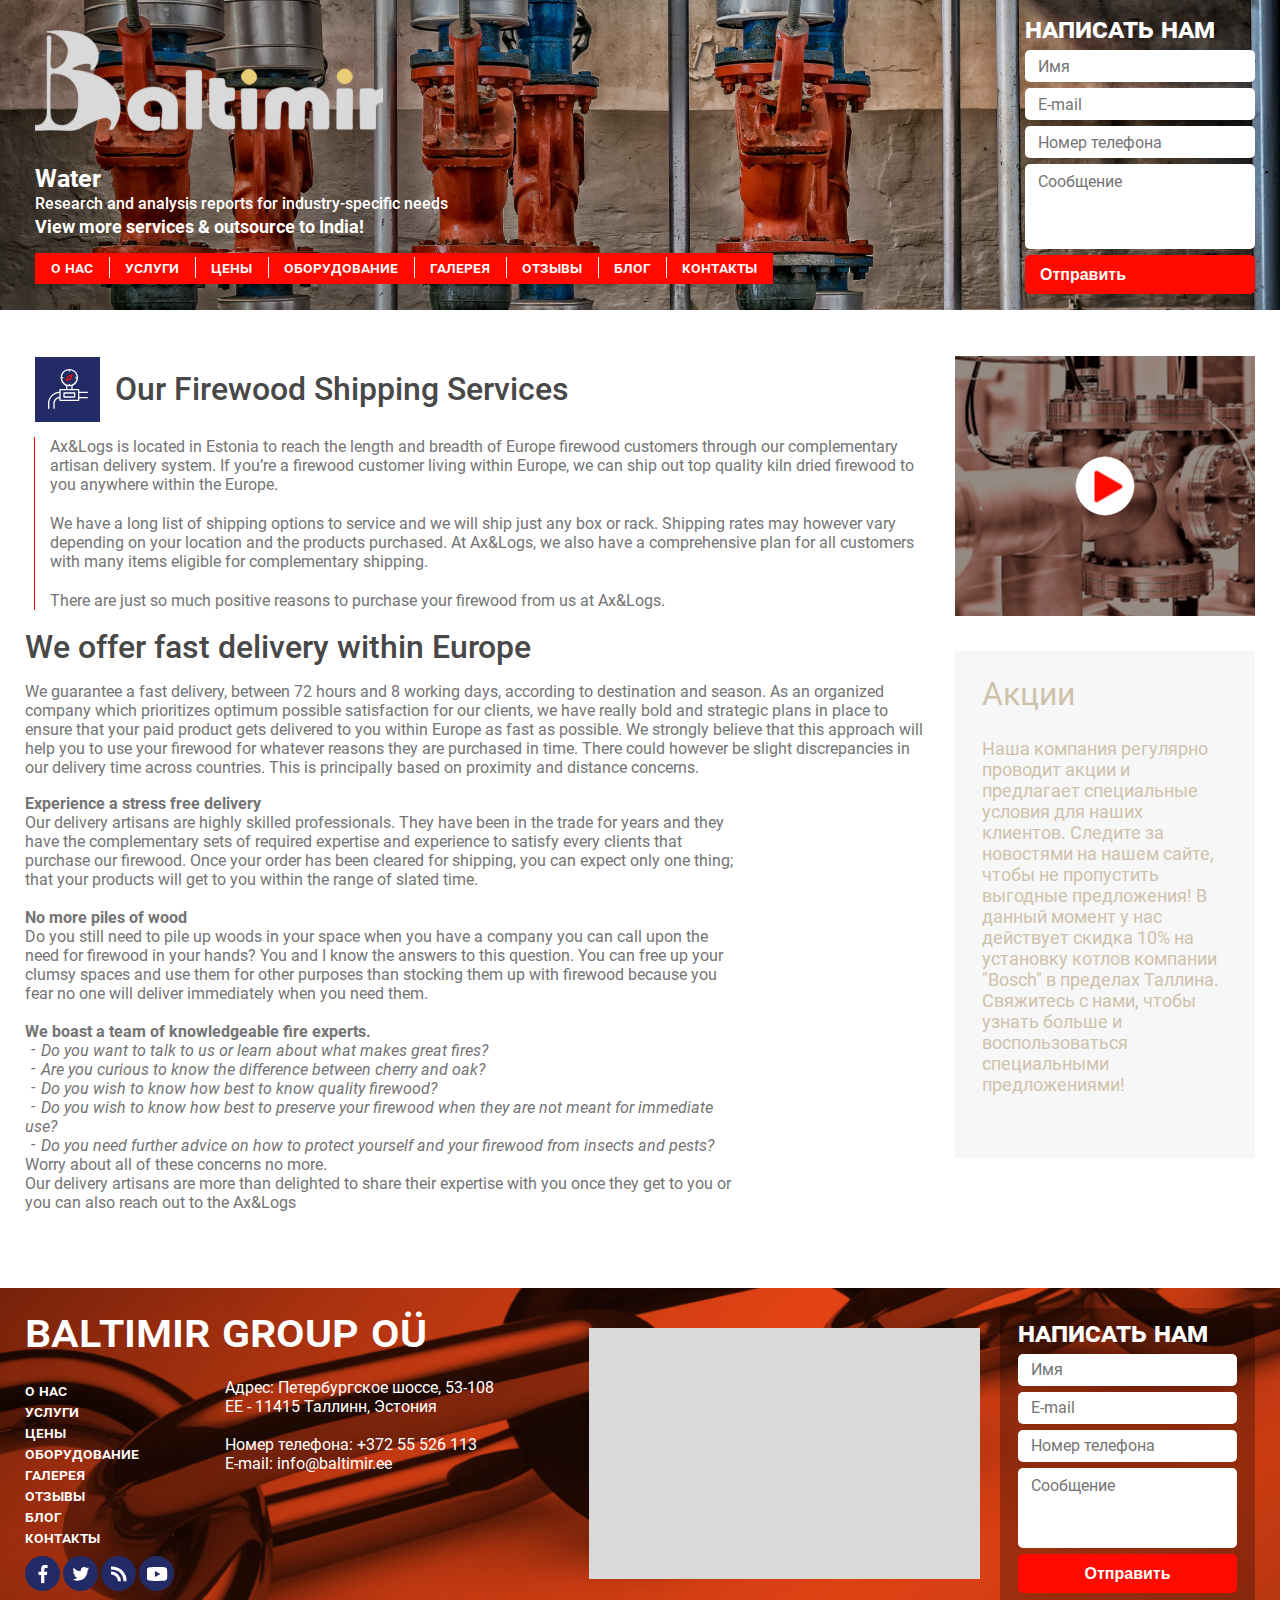
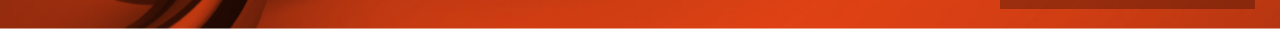
<file: some_service_2.html>
<!DOCTYPE html>
<html lang="ru">
<head>
	<meta charset="utf-8">
	<meta http-equiv="X-UA-Compatible" content="IE=edge" >
	<meta name="viewport" content="width=device-width, initial-scale=1.0">
	<meta name="description" content="">
	<link rel="stylesheet" type="text/css" href="style.css">
	<link rel="icon" type="image/png" href="favicon/favicon.ico" sizes="16x16">	
	<title></title>
</head>
<body>
	<div class="wrapper">
	<!-- Header -->		
	<header class="header">
		<img class="header_bg" src="img/header_bg.jpg" alt="" loading="lazy" />
		<img class="header_bg_resp" src="img/header_bg_resp.jpg" alt="" loading="lazy" />
		<div class="row">
			<div class="header_site">
				<div class="left">
					<div class="logo_wrapp">
						<a href="#" class="logo">
							<img src="img/logo.svg" alt="" />
						</a>
					</div>
					<div class="header_descript">
						<h2>Water</h2>
						<p>Research and analysis reports for industry-specific needs</p>
						<h3>View more services & outsource to India!</h3>
					</div>
					<div class="respNavWrapp">
						<div id="respNav">
							<button type="button" class="close">
								<svg height="25px" id="Layer_1" style="enable-background:new 0 0 512 512;" version="1.1" viewBox="0 0 512 512" width="25px" xml:space="preserve" xmlns="http://www.w3.org/2000/svg" xmlns:xlink="http://www.w3.org/1999/xlink"><path d="M437.5,386.6L306.9,256l130.6-130.6c14.1-14.1,14.1-36.8,0-50.9c-14.1-14.1-36.8-14.1-50.9,0L256,205.1L125.4,74.5  c-14.1-14.1-36.8-14.1-50.9,0c-14.1,14.1-14.1,36.8,0,50.9L205.1,256L74.5,386.6c-14.1,14.1-14.1,36.8,0,50.9  c14.1,14.1,36.8,14.1,50.9,0L256,306.9l130.6,130.6c14.1,14.1,36.8,14.1,50.9,0C451.5,423.4,451.5,400.6,437.5,386.6z" fill="#ffffff"/></svg>
							</button>
							<ul class="resp_nav">
								<li><a href="#">о нас</a></li>
								<li><a href="#">Услуги</a></li>
								<li><a href="#">Цены</a></li>
								<li><a href="#">Оборудование</a></li>
								<li><a href="#">Галерея</a></li>
								<li><a href="#">Отзывы</a></li>
								<li><a href="#">Блог</a></li>
								<li><a href="#">Контакты</a></li>
							</ul>
						</div>
					</div>
				</div>
				<div class="right">
					<div class="form_wrapp">
						<h3>Написать нам</h3>
						<form>
							<div class="input_wrapp">
								<input type="text" placeholder="Имя" />
							</div>
							<div class="input_wrapp">
								<input type="text" placeholder="E-mail" />
							</div>
							<div class="input_wrapp">
								<input type="tel" placeholder="Номер телефона" />
							</div>
							<div class="input_wrapp">
								<textarea placeholder="Сообщение"></textarea>
							</div>
							<div class="submit_wrapp">
								<button type="submit" class="red_pill">Отправить</button>
							</div>
						</form>
					</div>
				</div>
			</div>
		</div>								
	</header>
	<!-- /Header -->
	<!-- Resp Nav -->
	<div class="respNavWrappMobile"></div>
	<div class="resp_nav_stick_wrapp">
		<div class="resp_nav_stick">
			<div>
				<div class="resp_btn">
					<div>
						<div class="burger">
							<div></div>
							<div></div>
							<div></div>
						</div>
					</div>
					<div>
						<p>Menu</p>
					</div>
				</div>
			</div>
			<div>
				
			</div>
		</div>
	</div>
	<!-- /Resp Nav -->
	<!-- Content -->
	<div class="content">
	<!-- Section 1 - Some Service 2 -->
	<section>
		<div class="row">
			<div class="two_cols">
				<div class="left">
					<div class="info_box_wrapp p_10">
						<div class="info_box_title_3">
							<div>
								<div class="title_icon">
									<img src="img/icon_01.svg" alt="" loading="lazy" />
								</div>
							</div>
							<div>
								<h2>Our Firewood Shipping Services</h2>
							</div>							
						</div>
						<div class="info_box">
							<p>Ax&Logs is located in Estonia to reach the length and breadth of Europe firewood customers through our complementary artisan delivery system. If you’re a firewood customer living within Europe, we can ship out top quality kiln dried firewood to you anywhere within the Europe.</p>
							<p>We have a long list of shipping options to service and we will ship just any box or rack. Shipping rates may however vary depending on your location and the products purchased. At Ax&Logs, we also have a comprehensive plan for all customers with many items eligible for complementary shipping.</p>
							<p>There are just so much positive reasons to purchase your firewood from us at Ax&Logs.</p>
						</div>
					</div>
					<div class="article_4">
						<h2>We offer fast delivery within Europe</h2>
						<p>We guarantee a fast delivery, between 72 hours and 8 working days, according to destination and season. As an organized company which prioritizes optimum possible satisfaction for our clients, we have really bold and strategic plans in place to ensure that your paid product gets delivered to you within Europe as fast as possible. We strongly believe that this approach will help you to use your firewood for whatever reasons they are purchased in time. There could however be slight discrepancies in our delivery time across countries. This is principally based on proximity and distance concerns.</p>
					</div>
					<div class="article_4 article_4_inner">
						<h3>Experience a stress free delivery</h3>
						<p>Our delivery artisans are highly skilled professionals. They have been in the trade for years and they have the complementary sets of required expertise and experience to satisfy every clients that purchase our firewood. Once your order has been cleared for shipping, you can expect only one thing; that your products will get to you within the range of slated time.</p>
						<br />
						<h3>No more piles of wood</h3>
						<p>Do you still need to pile up woods in your space when you have a company you can call upon the need for firewood in your hands? You and I know the answers to this question. You can free up your clumsy spaces and use them for other purposes than stocking them up with firewood because you fear no one will deliver immediately when you need them.</p>
						<br />
						<h3>We boast a team of knowledgeable fire experts.</h3>
						<ul>
						  <li>Do you want to talk to us or learn about what makes great fires?</li>
						  <li>Are you curious to know the difference between cherry and oak?</li>
						  <li>Do you wish to know how best to know quality firewood?</li>
						  <li>Do you wish to know how best to preserve your firewood when they are not meant for immediate use?</li>
						  <li>Do you need further advice on how to protect yourself and your firewood from insects and pests?</li>
						</ul>
						<p>Worry about all of these concerns no more.</p>
						<p>Our delivery artisans are more than delighted to share their expertise with you once they get to you or you can also reach out to the Ax&Logs</p>
					</div>
				</div>
				<div class="right" id="sidebarWrapp">
					<div class="sidebar" id="sidebar">
						<a href="https://youtu.be/QMzh4WmGdCw?si=5wgbwFJ9Z8DHKzaN" data-fancybox class="video_box">
							<h3>See our work in real time</h3>
							<img src="img/img_09.jpg" alt="" loading="lazy" />
						</a>
						<div class="grey_box">
							<h3>Акции</h3>
							<p>Наша компания регулярно проводит акции и предлагает специальные условия для наших клиентов. Следите за новостями на нашем сайте, чтобы не пропустить выгодные предложения! В данный момент у нас действует скидка 10% на установку котлов компании "Bosch" в пределах Таллина. Свяжитесь с нами, чтобы узнать больше и воспользоваться специальными предложениями!</p>
						</div>
					</div>
				</div>
			</div>
		</div>
	</section>
	<!-- /Section 1 - Some Service 2 -->
	</div>
	<!-- /Content -->
	<!-- Footer -->
	<footer class="footer_section">
		<img class="footer_bg" src="img/footer_bg.jpg" alt="" loading="lazy" />
		<img class="footer_bg_resp" src="img/footer_bg_resp.jpg" alt="" loading="lazy" />
		<div class="row">
			<div class="footer_two_cols">
				<div class="left">
					<div class="footer_title">
						<h3>Baltimir Group OÜ</h3>
					</div>
					<div class="footer_two_cols_2">
						<div>
							<ul class="footer_nav">
								<li><a href="#">о нас</a></li>
								<li><a href="#">Услуги</a></li>
								<li><a href="#">Цены</a></li>
								<li><a href="#">Оборудование</a></li>
								<li><a href="#">Галерея</a></li>
								<li><a href="#">Отзывы</a></li>
								<li><a href="#">Блог</a></li>
								<li><a href="#">Контакты</a></li>
							</ul>
							<ul class="soc_list">
								<li><a href="#"><img src="img/f.svg" alt="" /></a></li>
								<li><a href="#"><img src="img/t.svg" alt="" /></a></li>
								<li><a href="#"><img src="img/l.svg" alt="" /></a></li>
								<li><a href="#"><img src="img/y.svg" alt="" /></a></li>
							</ul>
						</div>
						<div>
							<div class="contacts_text">
								<h3>BALTIMIR GROUP OÜ</h3>
								<p>Адрес: Петербургское шоссе, 53-108</p>
								<p>EE - 11415 Таллинн, Эстония</p>
								<br />
								<p>Номер телефона: <a href="tel:+37255526113">+372 55 526 113</a></p>
								<p>E-mail: <a href="mailto:info@baltimir.ee">info@baltimir.ee</a></p>
							</div>
						</div>
					</div>
				</div>
				<div class="right">
					<div class="footer_two_cols_3">
						<div>
							<div class="map" id="map"></div>
						</div>
						<div>
							<div class="form_wrapp form_wrapp_2">
								<h3>Написать нам</h3>
								<form>
									<div class="input_wrapp">
										<input type="text" placeholder="Имя" />
									</div>
									<div class="input_wrapp">
										<input type="text" placeholder="E-mail" />
									</div>
									<div class="input_wrapp">
										<input type="tel" placeholder="Номер телефона" />
									</div>
									<div class="input_wrapp">
										<textarea placeholder="Сообщение"></textarea>
									</div>
									<div class="submit_wrapp">
										<button type="submit" class="red_pill">Отправить</button>
									</div>
								</form>
							</div>
							<p class="corp">© 2024 Baltimir Group OÜ . All rights reserved. </p>
						</div>
					</div>
				</div>
			</div>
		</div>
	</footer>
	<!-- /Footer -->
	</div>
	<link rel="stylesheet" type="text/css" href="responsive.css">
	<link rel="stylesheet" type="text/css" href="vendors/css/fancybox.css">
	<script src="vendors/js/jquery.js"></script>
	<script src="vendors/js/fancybox.js"></script>
	<script src="js/scripts.js"></script>
</body>
</html>
</file>
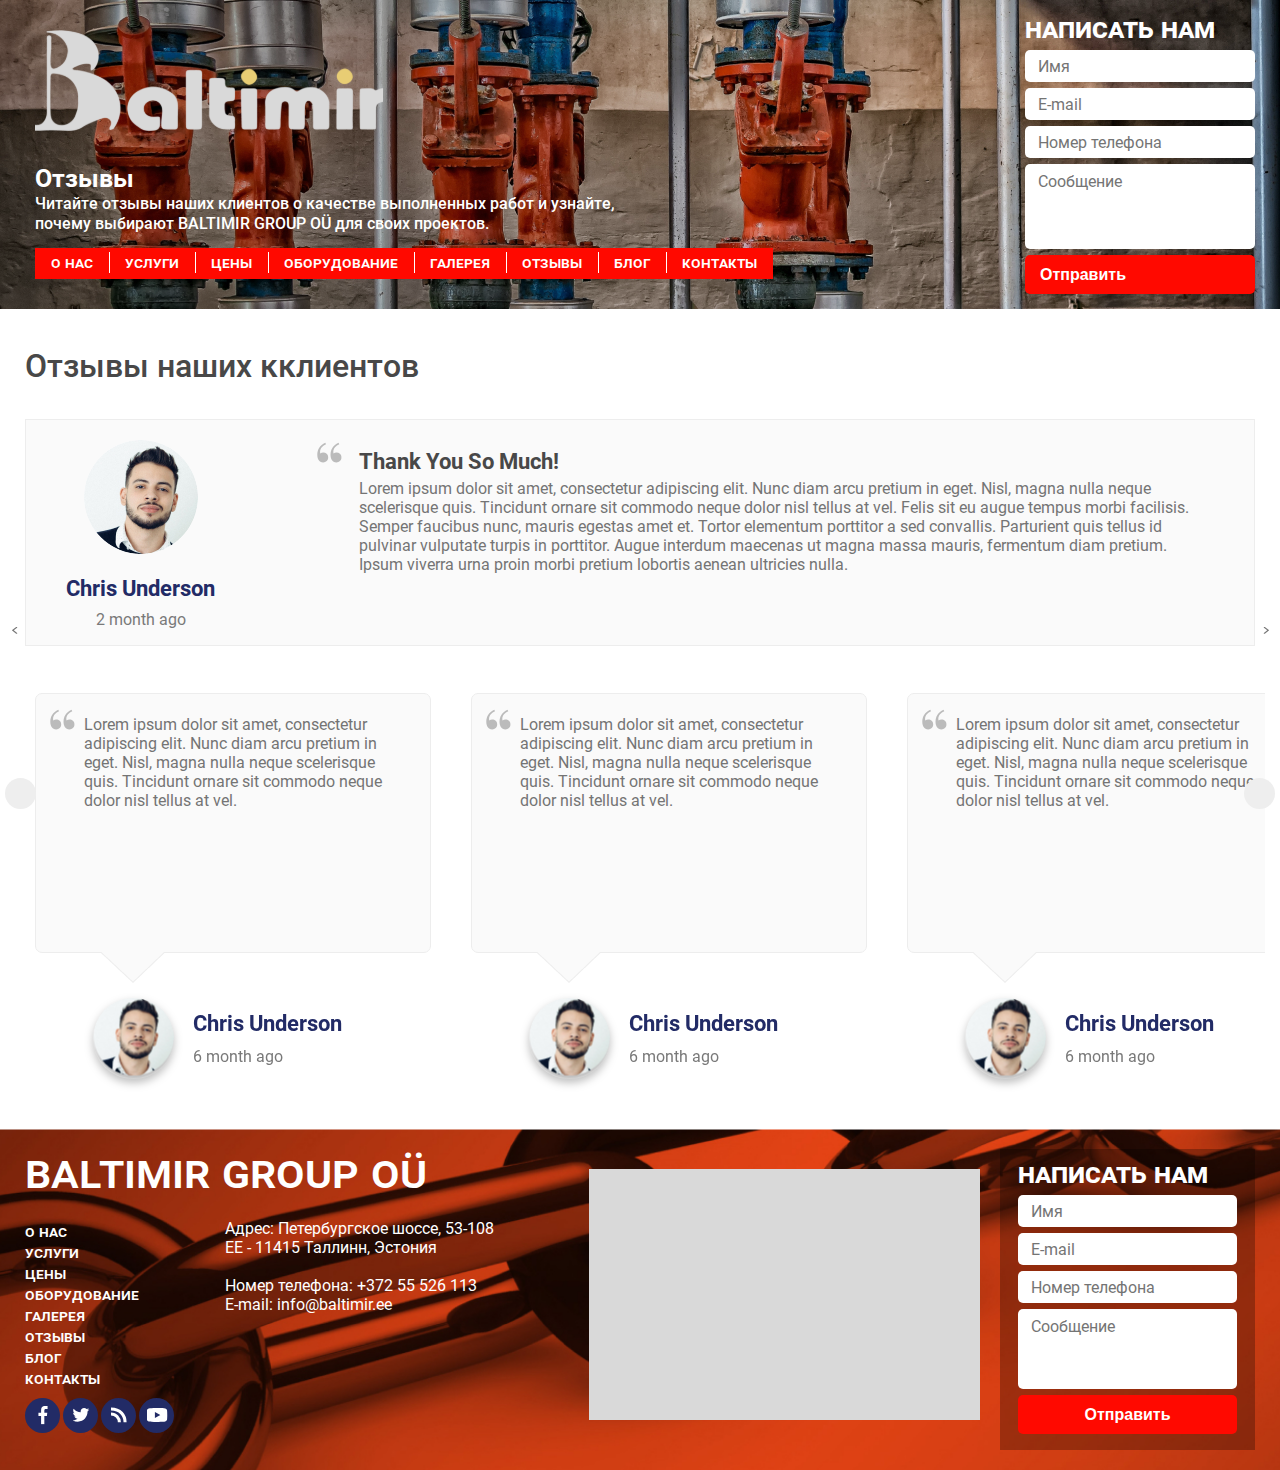
<file: testimonials.html>
<!DOCTYPE html>
<html lang="ru">
<head>
	<meta charset="utf-8">
	<meta http-equiv="X-UA-Compatible" content="IE=edge" >
	<meta name="viewport" content="width=device-width, initial-scale=1.0">
	<meta name="description" content="">
	<link rel="stylesheet" type="text/css" href="style.css">
	<link rel="icon" type="image/png" href="favicon/favicon.ico" sizes="16x16">	
	<title></title>
</head>
<body>
	<div class="wrapper">
	<!-- Header -->		
	<header class="header">
		<img class="header_bg" src="img/header_bg.jpg" alt="" loading="lazy" />
		<img class="header_bg_resp" src="img/header_bg_resp.jpg" alt="" loading="lazy" />
		<div class="row">
			<div class="header_site">
				<div class="left">
					<div class="logo_wrapp">
						<a href="#" class="logo">
							<img src="img/logo.svg" alt="" loading="lazy" />
						</a>
					</div>
					<div class="header_descript">
						<h2>Отзывы</h2>
						<p>Читайте отзывы наших клиентов о качестве выполненных работ и узнайте,<br /> почему выбирают BALTIMIR GROUP OÜ для своих проектов.</p>
					</div>
					<div class="respNavWrapp">
						<div id="respNav">
							<button type="button" class="close">
								<svg height="25px" id="Layer_1" style="enable-background:new 0 0 512 512;" version="1.1" viewBox="0 0 512 512" width="25px" xml:space="preserve" xmlns="http://www.w3.org/2000/svg" xmlns:xlink="http://www.w3.org/1999/xlink"><path d="M437.5,386.6L306.9,256l130.6-130.6c14.1-14.1,14.1-36.8,0-50.9c-14.1-14.1-36.8-14.1-50.9,0L256,205.1L125.4,74.5  c-14.1-14.1-36.8-14.1-50.9,0c-14.1,14.1-14.1,36.8,0,50.9L205.1,256L74.5,386.6c-14.1,14.1-14.1,36.8,0,50.9  c14.1,14.1,36.8,14.1,50.9,0L256,306.9l130.6,130.6c14.1,14.1,36.8,14.1,50.9,0C451.5,423.4,451.5,400.6,437.5,386.6z" fill="#ffffff"/></svg>
							</button>
							<ul class="resp_nav">
								<li><a href="#">о нас</a></li>
								<li><a href="#">Услуги</a></li>
								<li><a href="#">Цены</a></li>
								<li><a href="#">Оборудование</a></li>
								<li><a href="#">Галерея</a></li>
								<li><a href="#">Отзывы</a></li>
								<li><a href="#">Блог</a></li>
								<li><a href="#">Контакты</a></li>
							</ul>
						</div>
					</div>
				</div>
				<div class="right">
					<div class="form_wrapp">
						<h3>Написать нам</h3>
						<form>
							<div class="input_wrapp">
								<input type="text" placeholder="Имя" />
							</div>
							<div class="input_wrapp">
								<input type="text" placeholder="E-mail" />
							</div>
							<div class="input_wrapp">
								<input type="tel" placeholder="Номер телефона" />
							</div>
							<div class="input_wrapp">
								<textarea placeholder="Сообщение"></textarea>
							</div>
							<div class="submit_wrapp">
								<button type="submit" class="red_pill">Отправить</button>
							</div>
						</form>
					</div>
				</div>
			</div>
		</div>								
	</header>
	<!-- /Header -->
	<!-- Resp Nav -->
	<div class="respNavWrappMobile"></div>
	<div class="resp_nav_stick_wrapp">
		<div class="resp_nav_stick">
			<div>
				<div class="resp_btn">
					<div>
						<div class="burger">
							<div></div>
							<div></div>
							<div></div>
						</div>
					</div>
					<div>
						<p>Menu</p>
					</div>
				</div>
			</div>
			<div>
				
			</div>
		</div>
	</div>
	<!-- /Resp Nav -->
	<!-- Content -->
	<div class="content">
	<!-- Section 1 - Testimonials -->
	<section>
		<div class="row">
			<div class="h1_wrapp">
				<h1>Отзывы наших кклиентов </h1>
			</div>
			<div class="slider_wrapp">
				<div class="slider">
					<div>
						<div class="slide">
							<div class="testimonial_thumb">
								<div>
									<div class="testimonial_author_box">
										<div class="photo_box">
											<img src="img/photo_2.jpg" alt="" />
										</div>
										<h3>Chris Underson</h3>
										<p>2 month ago</p>
									</div>
								</div>
								<div>
									<div class="testimonial_single">
										<h3>Thank you so much!</h3>
										<p>Lorem ipsum dolor sit amet, consectetur adipiscing elit. Nunc diam arcu pretium in eget. Nisl, magna nulla neque scelerisque quis. Tincidunt ornare sit commodo neque dolor nisl tellus at vel. Felis sit eu augue tempus morbi facilisis. Semper faucibus nunc, mauris egestas amet et. Tortor elementum porttitor a sed convallis. Parturient quis tellus id pulvinar vulputate turpis in porttitor. Augue interdum maecenas ut magna massa mauris, fermentum diam pretium. Ipsum viverra urna proin morbi pretium lobortis aenean ultricies nulla.</p>
									</div>
								</div>
							</div>
						</div>
					</div>
					<div>
						<div class="slide">
							<div class="testimonial_thumb">
								<div>
									<div class="testimonial_author_box">
										<div class="photo_box">
											<img src="img/photo_2.jpg" alt="" />
										</div>
										<h3>Chris Underson</h3>
										<p>2 month ago</p>
									</div>
								</div>
								<div>
									<div class="testimonial_single">
										<h3>Thank you so much! 2</h3>
										<p>Lorem ipsum dolor sit amet, consectetur adipiscing elit. Nunc diam arcu pretium in eget. Nisl, magna nulla neque scelerisque quis. Tincidunt ornare sit commodo neque dolor nisl tellus at vel. Felis sit eu augue tempus morbi facilisis. Semper faucibus nunc, mauris egestas amet et. Tortor elementum porttitor a sed convallis. Parturient quis tellus id pulvinar vulputate turpis in porttitor. Augue interdum maecenas ut magna massa mauris, fermentum diam pretium. Ipsum viverra urna proin morbi pretium lobortis aenean ultricies nulla.</p>
									</div>
								</div>
							</div>
						</div>
					</div>
				</div>
				<button type="button" class="sl_1_btn sl_1_prev">
					<svg width="6" height="8" viewBox="0 0 6 8" fill="none" xmlns="http://www.w3.org/2000/svg">
						<path d="M0.143738 4.60953L4.14885 7.67457C4.24148 7.74552 4.36514 7.78461 4.49699 7.78461C4.62885 7.78461 4.7525 7.74552 4.84514 7.67457L5.14009 7.44891C5.33201 7.30186 5.33201 7.06286 5.14009 6.91604L1.7769 4.34221L5.14382 1.76551C5.23645 1.69457 5.2876 1.59999 5.2876 1.49914C5.2876 1.39818 5.23645 1.3036 5.14382 1.23259L4.84887 1.00698C4.75616 0.936034 4.63258 0.896949 4.50073 0.896949C4.36887 0.896949 4.24522 0.936034 4.15258 1.00698L0.143738 4.07482C0.0508851 4.14599 -0.000114303 4.24102 0.000178366 4.34204C-0.000114326 4.44345 0.0508851 4.53842 0.143738 4.60953Z" fill="#777777"/>
					</svg>
				</button>
				<button type="button" class="sl_1_btn sl_1_next">
					<svg width="6" height="8" viewBox="0 0 6 8" fill="none" xmlns="http://www.w3.org/2000/svg">
						<path d="M5.85675 4.60953L1.85164 7.67457C1.759 7.74552 1.63535 7.78461 1.50349 7.78461C1.37164 7.78461 1.24798 7.74552 1.15535 7.67457L0.860402 7.44891C0.668476 7.30186 0.668476 7.06286 0.860402 6.91604L4.22359 4.34221L0.856669 1.76551C0.764036 1.69457 0.71289 1.59999 0.71289 1.49914C0.71289 1.39818 0.764036 1.3036 0.856669 1.23259L1.15162 1.00698C1.24432 0.936035 1.36791 0.896949 1.49976 0.896949C1.63161 0.896949 1.75527 0.936035 1.8479 1.00698L5.85675 4.07482C5.9496 4.14599 6.0006 4.24102 6.00031 4.34204C6.0006 4.44345 5.9496 4.53842 5.85675 4.60953Z" fill="#777777"/>
					</svg>
				</button>
			</div>
			<div class="slider_2_wrapp">
				<div class="slider_2">
					<div>
						<div class="slide_2">
							<div class="testimonial_thumb_2">
								<div class="testimonial_text">
									<p>Lorem ipsum dolor sit amet, consectetur adipiscing elit. Nunc diam arcu pretium in eget. Nisl, magna nulla neque scelerisque quis. Tincidunt ornare sit commodo neque dolor nisl tellus at vel.</p>
								</div>
								<div class="author">
									<div>
										<div class="photo_box_2">
											<img src="img/photo.jpg" alt="" />
										</div>
									</div>
									<div>
										<h3>Chris Underson</h3>
										<p>6 month ago</p>
									</div>
								</div>
							</div>
						</div>
					</div>
					<div>
						<div class="slide_2">
							<div class="testimonial_thumb_2">
								<div class="testimonial_text">
									<p>Lorem ipsum dolor sit amet, consectetur adipiscing elit. Nunc diam arcu pretium in eget. Nisl, magna nulla neque scelerisque quis. Tincidunt ornare sit commodo neque dolor nisl tellus at vel.</p>
								</div>
								<div class="author">
									<div>
										<div class="photo_box_2">
											<img src="img/photo.jpg" alt="" />
										</div>
									</div>
									<div>
										<h3>Chris Underson</h3>
										<p>6 month ago</p>
									</div>
								</div>
							</div>
						</div>
					</div>
					<div>
						<div class="slide_2">
							<div class="testimonial_thumb_2">
								<div class="testimonial_text">
									<p>Lorem ipsum dolor sit amet, consectetur adipiscing elit. Nunc diam arcu pretium in eget. Nisl, magna nulla neque scelerisque quis. Tincidunt ornare sit commodo neque dolor nisl tellus at vel.</p>
								</div>
								<div class="author">
									<div>
										<div class="photo_box_2">
											<img src="img/photo.jpg" alt="" />
										</div>
									</div>
									<div>
										<h3>Chris Underson</h3>
										<p>6 month ago</p>
									</div>
								</div>
							</div>
						</div>
					</div>
					<div>
						<div class="slide_2">
							<div class="testimonial_thumb_2">
								<div class="testimonial_text">
									<p>Lorem ipsum dolor sit amet, consectetur adipiscing elit. Nunc diam arcu pretium in eget. Nisl, magna nulla neque scelerisque quis. Tincidunt ornare sit commodo neque dolor nisl tellus at vel.</p>
								</div>
								<div class="author">
									<div>
										<div class="photo_box_2">
											<img src="img/photo.jpg" alt="" />
										</div>
									</div>
									<div>
										<h3>Chris Underson</h3>
										<p>6 month ago</p>
									</div>
								</div>
							</div>
						</div>
					</div>
				</div>
				<button type="button" class="sl_2 sl_2_prev"></button>
				<button type="button" class="sl_2 sl_2_next"></button>
				<div class="resp_controls">
					<button type="button" class="resp_prev">
						<svg width="6" height="10" viewBox="0 0 6 10" fill="none" xmlns="http://www.w3.org/2000/svg">
							<path d="M0.143738 5.66344L4.14885 9.66848C4.24148 9.76118 4.36514 9.81226 4.49699 9.81226C4.62885 9.81226 4.7525 9.76118 4.84514 9.66848L5.14009 9.3736C5.33201 9.18146 5.33201 8.86917 5.14009 8.67731L1.7769 5.31412L5.14382 1.9472C5.23645 1.85449 5.2876 1.73091 5.2876 1.59913C5.2876 1.4672 5.23645 1.34362 5.14382 1.25084L4.84887 0.956035C4.75616 0.863328 4.63258 0.812256 4.50073 0.812256C4.36887 0.812256 4.24522 0.863328 4.15258 0.956035L0.143738 4.96473C0.0508851 5.05773 -0.000114513 5.1819 0.000178254 5.3139C-0.000114536 5.44641 0.0508851 5.57051 0.143738 5.66344Z" fill="#777777"/>
						</svg>
					</button>
					<div class="resp_dots"></div>
					<button type="button" class="resp_next">
						<svg width="6" height="10" viewBox="0 0 6 10" fill="none" xmlns="http://www.w3.org/2000/svg">
							<path d="M5.85626 5.66344L1.85115 9.66848C1.75852 9.76118 1.63486 9.81226 1.50301 9.81226C1.37115 9.81226 1.2475 9.76118 1.15486 9.66848L0.859913 9.3736C0.667988 9.18146 0.667988 8.86917 0.859913 8.67731L4.2231 5.31412L0.856181 1.9472C0.763548 1.85449 0.712402 1.73091 0.712402 1.59913C0.712402 1.4672 0.763548 1.34362 0.856181 1.25084L1.15113 0.956035C1.24384 0.863328 1.36742 0.812256 1.49927 0.812256C1.63113 0.812256 1.75478 0.863328 1.84742 0.956035L5.85626 4.96473C5.94911 5.05773 6.00011 5.1819 5.99982 5.3139C6.00011 5.44641 5.94911 5.57051 5.85626 5.66344Z" fill="#777777"/>
						</svg>
					</button>
				</div>
			</div>
		</div>
	</section>
	<!-- /Section 1 - Testimonials -->
	</div>
	<!-- /Content -->
	<!-- Footer -->
	<footer class="footer_section">
		<img class="footer_bg" src="img/footer_bg.jpg" alt="" loading="lazy" />
		<img class="footer_bg_resp" src="img/footer_bg_resp.jpg" alt="" loading="lazy" />
		<div class="row">
			<div class="footer_two_cols">
				<div class="left">
					<div class="footer_title">
						<h3>Baltimir Group OÜ</h3>
					</div>
					<div class="footer_two_cols_2">
						<div>
							<ul class="footer_nav">
								<li><a href="#">о нас</a></li>
								<li><a href="#">Услуги</a></li>
								<li><a href="#">Цены</a></li>
								<li><a href="#">Оборудование</a></li>
								<li><a href="#">Галерея</a></li>
								<li><a href="#">Отзывы</a></li>
								<li><a href="#">Блог</a></li>
								<li><a href="#">Контакты</a></li>
							</ul>
							<ul class="soc_list">
								<li><a href="#"><img src="img/f.svg" alt="" loading="lazy" /></a></li>
								<li><a href="#"><img src="img/t.svg" alt="" loading="lazy" /></a></li>
								<li><a href="#"><img src="img/l.svg" alt="" loading="lazy" /></a></li>
								<li><a href="#"><img src="img/y.svg" alt="" loading="lazy" /></a></li>
							</ul>
						</div>
						<div>
							<div class="contacts_text">
								<h3>BALTIMIR GROUP OÜ</h3>
								<p>Адрес: Петербургское шоссе, 53-108</p>
								<p>EE - 11415 Таллинн, Эстония</p>
								<br />
								<p>Номер телефона: <a href="tel:+37255526113">+372 55 526 113</a></p>
								<p>E-mail: <a href="mailto:info@baltimir.ee">info@baltimir.ee</a></p>
							</div>
						</div>
					</div>
				</div>
				<div class="right">
					<div class="footer_two_cols_3">
						<div>
							<div class="map" id="map"></div>
						</div>
						<div>
							<div class="form_wrapp form_wrapp_2">
								<h3>Написать нам</h3>
								<form>
									<div class="input_wrapp">
										<input type="text" placeholder="Имя" />
									</div>
									<div class="input_wrapp">
										<input type="text" placeholder="E-mail" />
									</div>
									<div class="input_wrapp">
										<input type="tel" placeholder="Номер телефона" />
									</div>
									<div class="input_wrapp">
										<textarea placeholder="Сообщение"></textarea>
									</div>
									<div class="submit_wrapp">
										<button type="submit" class="red_pill">Отправить</button>
									</div>
								</form>
							</div>
							<p class="corp">© 2024 Baltimir Group OÜ . All rights reserved. </p>
						</div>
					</div>
				</div>
			</div>
		</div>
	</footer>
	<!-- /Footer -->
	</div>
	<link rel="stylesheet" type="text/css" href="responsive.css">
	<link rel="stylesheet" type="text/css" href="vendors/css/fancybox.css">
	<link rel="stylesheet" type="text/css" href="vendors/css/slick.css">
	<script src="vendors/js/jquery.js"></script>
	<script src="vendors/js/fancybox.js"></script>
	<script src="vendors/js/slick.min.js"></script>
	<script src="js/scripts.js"></script>
</body>
</html>
</file>
<file: style.css>
@charset "utf-8";

/*------------------*/
/*-- Fonts --*/
/*------------------*/

@font-face {
    font-family: 'Roboto';
    src: url('fonts/Roboto-Italic.eot');
    src: url('fonts/Roboto-Italic.eot?#iefix') format('embedded-opentype'),
        url('fonts/Roboto-Italic.woff2') format('woff2'),
        url('fonts/Roboto-Italic.woff') format('woff'),
        url('fonts/Roboto-Italic.ttf') format('truetype'),
        url('fonts/Roboto-Italic.svg#Roboto-Italic') format('svg');
    font-weight: normal;
    font-style: italic;
    font-display: swap;
}

@font-face {
    font-family: 'Roboto';
    src: url('fonts/Roboto-Bold.eot');
    src: url('fonts/Roboto-Bold.eot?#iefix') format('embedded-opentype'),
        url('fonts/Roboto-Bold.woff2') format('woff2'),
        url('fonts/Roboto-Bold.woff') format('woff'),
        url('fonts/Roboto-Bold.ttf') format('truetype'),
        url('fonts/Roboto-Bold.svg#Roboto-Bold') format('svg');
    font-weight: bold;
    font-style: normal;
    font-display: swap;
}

@font-face {
    font-family: 'Roboto';
    src: url('fonts/Roboto-Medium.eot');
    src: url('fonts/Roboto-Medium.eot?#iefix') format('embedded-opentype'),
        url('fonts/Roboto-Medium.woff2') format('woff2'),
        url('fonts/Roboto-Medium.woff') format('woff'),
        url('fonts/Roboto-Medium.ttf') format('truetype'),
        url('fonts/Roboto-Medium.svg#Roboto-Medium') format('svg');
    font-weight: 500;
    font-style: normal;
    font-display: swap;
}

@font-face {
    font-family: 'Roboto';
    src: url('fonts/Roboto-Regular.eot');
    src: url('fonts/Roboto-Regular.eot?#iefix') format('embedded-opentype'),
        url('fonts/Roboto-Regular.woff2') format('woff2'),
        url('fonts/Roboto-Regular.woff') format('woff'),
        url('fonts/Roboto-Regular.ttf') format('truetype'),
        url('fonts/Roboto-Regular.svg#Roboto-Regular') format('svg');
    font-weight: normal;
    font-style: normal;
    font-display: swap;
}

/*-------------------------------------------*/
/* BASIC SETUP */
/*-------------------------------------------*/

* {
    margin: 0;
    padding: 0;
    -webkit-box-sizing: border-box;
    -moz-box-sizing: border-box;
    box-sizing: border-box;
}

html {
    -webkit-text-size-adjust: 100%;
}

html,
body {
    min-height: 100%;
    min-width: 100%;
    height: 100%;
}

body {
    font-family: 'Roboto';
    font-weight: 400;
    font-size: 16px;
    line-height: 19px;
    color: #747474;
}

.wrapper {
    position: relative;
    display: flex;
    display: -ms-flexbox;
    display: -webkit-flex;
    flex-direction: column;
    -webkit-flex-direction: column;
    -ms-flex-direction: column;
    min-height: 100%;
    min-height: 100vh;
}

header {
    flex: 0 0 auto;
    -webkit-flex: 0 0 auto;
}

.content {
    flex: 1 0 auto;
    -webkit-flex: 1 0 auto;
}

footer {
    flex: 0 0 auto;
    -webkit-flex: 0 0 auto;
}

::-webkit-input-placeholder {color:#555555;}
::-moz-placeholder          {color:#555555;}
:-moz-placeholder           {color:#555555;}
:-ms-input-placeholder      {color:#555555;}

input,
textarea,
button,
select,
a,
img {
    outline: none;
}

select {
    -webkit-appearance: none;
    appearance: none;
    -moz-appearance;
    text-indent: 0.01px;
    text-overflow: "";
}

*::-ms-expand { display: none; }

input::-webkit-outer-spin-button,
input::-webkit-inner-spin-button {
    -webkit-appearance: none;
}

input[type="number"] {
    -moz-appearance: textfield;
}

input {
    -webkit-appearance: none;
    -moz-appearance
}

button {
    -webkit-appearance: none;
    -moz-appearance
}

textarea {
    resize: none;
    overflow: auto;
    -webkit-appearance: none;
    -moz-appearance;
}

input::-webkit-input-placeholder       {opacity: 1; transition: opacity .3s ease;}
input::-moz-placeholder                {opacity: 1; transition: opacity .3s ease;}
input:-moz-placeholder                 {opacity: 1; transition: opacity .3s ease;}
input:-ms-input-placeholder            {opacity: 1; transition: opacity .3s ease;}
input:focus::-webkit-input-placeholder {opacity: 0; transition: opacity .3s ease;}
input:focus::-moz-placeholder          {opacity: 0; transition: opacity .3s ease;}
input:focus:-moz-placeholder           {opacity: 0; transition: opacity .3s ease;}
input:focus:-ms-input-placeholder      {opacity: 0; transition: opacity .3s ease;}

textarea::-webkit-input-placeholder       {opacity: 1; transition: opacity .3s ease;}
textarea::-moz-placeholder                {opacity: 1; transition: opacity .3s ease;}
textarea:-moz-placeholder                 {opacity: 1; transition: opacity .3s ease;}
textarea:-ms-input-placeholder            {opacity: 1; transition: opacity .3s ease;}
textarea:focus::-webkit-input-placeholder {opacity: 0; transition: opacity .3s ease;}
textarea:focus::-moz-placeholder          {opacity: 0; transition: opacity .3s ease;}
textarea:focus:-moz-placeholder           {opacity: 0; transition: opacity .3s ease;}
textarea:focus:-ms-input-placeholder      {opacity: 0; transition: opacity .3s ease;}

.clearfix:after,
.clearfix:before {
    display: block;
    content: "";
}

/*-------------------------------------------*/
/* ----- DEFAULT STYLES ------ */
/*-------------------------------------------*/

section {
    position: relative;
    padding: 10px 0;
}

h1 {
    font-family: 'Roboto';
    font-weight: 500;
    font-size: 32px;
    line-height: 38px;
    color: #484848;
}

h2 {
    font-family: 'Roboto';
    font-weight: 500;
    font-size: 32px;
    line-height: 38px;
    color: #484848;
}

h3 {
    font-family: 'Roboto';
    font-weight: 700;
    font-size: 16px;
    line-height: 19px;
    color: #747474;
}

h4 {
    font-family: 'Roboto';
    font-weight: 400;
    font-size: 16px;
    line-height: 19px;
    color: #747474;
}

p {
    font-family: 'Roboto';
    font-weight: 400;
    font-size: 16px;
    line-height: 19px;
    color: #747474;
}

a {
    text-decoration: none;
    font-family: 'Roboto';
    font-weight: 400;
    font-size: 16px;
    line-height: 19px;
    color: #747474;
}

li {
    list-style: none;
    font-family: 'Roboto';
    font-weight: 400;
    font-size: 16px;
    line-height: 19px;
    color: #747474;
}

img {
    outline: none;
    border: 1px solid transparent;
    border: none;
}

button:hover,
button:active,
a:hover,
a:active {
    -webkit-tap-highlight-color: rgba(0,0,0,0); 
    -webkit-tap-highlight-color: transparent;
}

input {

}

input:focus {

}

textarea {

}

textarea:focus {

}

/*-------------------------------------------*/
/* ----- REUSABLE COMPONENTS ------ */
/*-------------------------------------------*/

.row {
    width: 100%;
    max-width: 1315px;
    margin: 0 auto;
    padding: 0 25px;
}

.overflow_wrapp {
    overflow: hidden;
}

.align_center {
    text-align: center;
}

.align_right {
    text-align: right;
}

.align_left {
    text-align: left;
}

.p_10 {
    padding-left: 10px !important;
}

/*-------------------------------------------*/
/* ----- HEADER ------ */
/*-------------------------------------------*/

.header {
    position: relative;
    overflow: hidden;
}

.header_bg {
    display: block;
    min-width: 100%;
    min-height: 100%;
    position: absolute;
    top: 50%;
    left: 50%;
    transform: translate(-50%, -50%);
    object-fit: cover;
}

.header_bg_resp {
    display: none;
}

.header:before {
    display: block;
    content: "";
    width: 100%;
    height: 100%;
    z-index: 2;
    position: absolute;
    top: 0;
    left: 0;
    background: linear-gradient(91.36deg, rgba(0, 0, 0, .28) 30.04%, rgba(0, 0, 0, 0) 98.84%);
}

.header > .row {
    position: relative;
    z-index: 3;
}

.header_site {
    display: flex;
    padding-bottom: 2px;
}

.header_site > .left {
    width: calc(100% - 240px);
    padding: 10px 10px 10px 10px;
}

.header_site > .right {
    width: 240px;
    padding: 10px 0 10px 10px;
}

.logo_wrapp {
    padding: 20px 0 32px 0;
}

.logo {
    display: inline-block;
    vertical-align: top;
}

.logo img {
    display: block;
    width: auto;
    height: auto;
    max-width: 100%;
    max-height: 100%;
}

.header_descript {
    max-width: 626px;
}

.header_descript h2 {
    font-weight: 700;
    font-size: 25px;
    line-height: 125%;
    color: #FFF;
}

.header_descript p {
    font-weight: 500;
    font-size: 16px;
    line-height: 125%;
    color: #FFF;
}

.header_descript h3 {
    padding-top: 2px;
    font-weight: 700;
    font-size: 18px;
    line-height: 125%;
    color: #FFF;
}

.resp_nav {
    display: inline-flex;
    flex-wrap: wrap;
    background: #FF0900;
    margin: 14px 0;
}

.resp_nav li {
    padding: 5px 16px;
    position: relative;
}

.resp_nav li:before {
    display: block;
    content: "";
    width: 1px;
    height: 21px;
    background: #fff;
    position: absolute;
    top: 4px;
    left: 0;
}

.resp_nav li:nth-child(1):before {
    display: none;
}

.resp_nav li a {
    display: inline-block;
    vertical-align: top;
    font-weight: 500;
    font-size: 16px;
    line-height: 20px;
    text-transform: uppercase;
    font-variant: all-small-caps;
    border-bottom: 1px solid transparent;
    color: #FFF;
    -webkit-transition-property: border;
    -webkit-transition-duration: .3s;
    -webkit-transition-timing-function: ease;

    -moz-transition-property: border;
    -moz-transition-duration: .3s;
    -moz-transition-timing-function: ease;

    -ms-transition-property: border;
    -ms-transition-duration: .3s;
    -ms-transition-timing-function: ease;

    -o-transition-property: border;
    -o-transition-duration: .3s;
    -o-transition-timing-function: ease;

    transition-property: border;
    transition-duration: .3s;
    transition-timing-function: ease;
}

.resp_nav li a:hover {
    border-bottom: 1px solid #fff;
}

.form_wrapp {
    padding: 3px 0;
}

.form_wrapp h3 {
    font-weight: 700;
    font-size: 28px;
    line-height: 31px;
    font-variant: all-small-caps;
    color: #FFF;
}

.input_wrapp {
    margin: 6px 0;
}

.input_wrapp input {
    display: block;
    width: 100%;
    height: 32px;
    padding: 0 13px;
    border: none;
    background: #FFF;
    border-radius: 5px;
    font-family: 'Roboto';
    font-weight: 400;
    font-size: 16px;
    line-height: 31px;
    color: #747474;
}

.input_wrapp input::placeholder {
    color: #747474;
}

.input_wrapp textarea {
    display: block;
    width: 100%;
    height: 85px;
    padding: 7px 13px;
    border: none;
    background: #FFF;
    border-radius: 5px;
    font-family: 'Roboto';
    font-weight: 400;
    font-size: 16px;
    line-height: 22px;
    color: #747474;
}

.input_wrapp textarea::placeholder {
    color: #747474;
}

.red_pill {
    display: flex;
    align-items: center;
    justify-content: flex-start;
    width: 100%;
    text-align: left;
    padding: 5px 15px;
    min-height: 39px;
    background: #FF0900;
    border: none;
    border-radius: 5px;
    font-weight: 700;
    font-size: 16px;
    line-height: 19px;
    color: #FFF;
    cursor: pointer;
}

.resp_nav_stick_wrapp {
    display: none;
    height: 56px;
}

.resp_nav_stick {
    height: 56px;
    background: #FF0900;
    padding: 10px 30px 10px 30px;
}

.resp_nav_stick_wrapp.fixed .resp_nav_stick {
    width: 100%;
    position: fixed;
    top: 0;
    left: 0;
    z-index: 5;
}

.resp_nav_stick > div:nth-child(1) {
    width: 80px;
    padding-top: 11px;
}

.resp_nav_stick > div:nth-child(2) {
    width: calc(100% - 80px);
}

.resp_btn {
    display: flex;
    cursor: pointer;
}

.resp_btn > div:nth-child(1) {
    width: 25px;
}

.resp_btn > div:nth-child(2) {
    width: calc(100% - 25px);
}

.burger {
    width: 18px;
}

.burger > div {
    width: 18px;
    height: 1px;
    background: #fff;
    margin-bottom: 4px;
}

.burger > div:last-child {
    margin-bottom: 0;
}

.resp_btn p {
    font-weight: 700;
    font-size: 12px;
    line-height: 14px;
    text-transform: uppercase;
    color: #FFF;
}

.close {
    display: none;
}

.visible_768 {
    display: none;
}

/*-------------------------------------------*/
/* ----- CONTENT ------ */
/*-------------------------------------------*/

/*-- Section 1 - Main --*/

.info_box_title_2 {
    padding-top: 5px !important;
}

.info_box_2 {
    padding-top: 9px;
    padding-bottom: 17px;
}

.info_box.info_box_2 p {
    font-size: 18px;
    line-height: 21px;
}

.article_2 ul {
    padding-left: 15px;
}

.article_2 ul li {
    list-style: decimal;
    font-size: 18px;
    line-height: 21px;
    color: #747474;
    list-style-position: inside;
}

.thumbs_2 {
    display: flex;
    flex-wrap: wrap;
    margin: 0 -15px;
}

.thumb_2 {
    display: block;
    width: calc(25% - 30px);
    margin: 15px;
    background: #FFF;
    text-align: center;
    padding: 10px 0 20px 0;
    -webkit-transition-property: box-shadow;
    -webkit-transition-duration: .3s;
    -webkit-transition-timing-function: ease;

    -moz-transition-property: box-shadow;
    -moz-transition-duration: .3s;
    -moz-transition-timing-function: ease;

    -ms-transition-property: box-shadow;
    -ms-transition-duration: .3s;
    -ms-transition-timing-function: ease;

    -o-transition-property: box-shadow;
    -o-transition-duration: .3s;
    -o-transition-timing-function: ease;

    transition-property: box-shadow;
    transition-duration: .3s;
    transition-timing-function: ease;
}

.thumb_2:hover {
    box-shadow: 0 4px 14px rgba(0, 0, 0, .25);
}

.thumb_2 .icon_box {
    width: 60px;
    height: 60px;
    margin: 5px auto;
    background: #222B66;
    position: relative;
}

.thumb_2 .icon_box img {
    display: block;
    width: auto;
    height: auto;
    max-width: 100%;
    max-height: 100%;
    position: absolute;
    top: 50%;
    left: 50%;
    transform: translate(-50%, -50%);
}

.thumb_2 h3 {
    padding: 10px 0 16px 0;
    font-weight: 400;
    font-size: 22px;
    line-height: 26px;
    color: #747474;
}

.thumb_2 p {
    padding: 0 24px 0 24px;
    text-align: left;
    font-size: 12px;
    line-height: 14px;
    color: #747474;
}

.grey_box_2 {
    margin: 59px 0 58px 0;
    padding: 18px 45px 29px 45px;
    background: #EDEDED;
    box-shadow: 1px -2px 8px rgba(0, 0, 0, .25);
    text-align: center;
}

.grey_box_2 h3 {
    position: relative;
    font-weight: 500;
    font-size: 24px;
    line-height: 28px;
    color: #747474;
}

.grey_box_2 h3:after {
    display: block;
    content: "";
    width: 54px;
    border: 1px solid #000;
    margin: 15px auto 0 auto;
}

.grey_box_2 p {
    padding: 13px 0 13px 0;
    font-style: italic;
    font-size: 12px;
    line-height: 14px;
    color: #000;
}

.main_img_box {
    overflow: hidden;
}

.main_img_box img {
    display: block;
    max-width: 100%;
    position: relative;
    left: 50%;
    transform: translate(-50%);
}

.article_3 {
    padding-bottom: 27px;
}

.article_3 p {
    padding: 10px 0;
    font-size: 18px;
    line-height: 21px;
    color: #747474;
}

/*-- /Section 1 - Main --*/

/*-- Section 1 - Some Service --*/

.two_cols {
    display: flex;
    flex-wrap: wrap;
    padding: 9px 0 9px 0;
}

.two_cols > .left {
    width: calc(100% - 310px);
    padding: 10px 10px 10px 0;
}

.two_cols > .right {
    width: 310px;
    padding: 0 0 10px 10px;
}

.info_box_title {
    padding: 10px 0 10px 0;
}

.info_box_title h2 {
    font-weight: 500;
    font-size: 32px;
    line-height: 38px;
    color: #484848;
}

.info_box {
    margin: 2px 0;
    padding-left: 15px;
    position: relative;
}

.info_box:before {
    display: block;
    content: "";
    width: 1px;
    height: 100%;
    position: absolute;
    top: 0;
    left: -1px;
    background: #FF0900;
}

.info_box p {
    font-size: 16px;
    line-height: 19px;
    color: #747474;
}

.article {
    padding: 31px 0 15px 0;
}

.article h2 {
    padding: 10px 0 12px 0;
    font-size: 32px;
    line-height: 38px;
    color: #484848;
}

.article p {
    font-size: 16px;
    line-height: 19px;
    color: #747474;
}

.thumbs {
    display: flex;
    flex-wrap: wrap;
    margin: 0 -15px;
}

.thumb {
    display: block;
    width: calc(25% - 30px);
    min-height: 350px;
    margin: 15px;
    padding: 10px 10px 5px 10px;
    background: #FFF;
    -webkit-transition-property: box-shadow;
    -webkit-transition-duration: .3s;
    -webkit-transition-timing-function: ease;

    -moz-transition-property: box-shadow;
    -moz-transition-duration: .3s;
    -moz-transition-timing-function: ease;

    -ms-transition-property: box-shadow;
    -ms-transition-duration: .3s;
    -ms-transition-timing-function: ease;

    -o-transition-property: box-shadow;
    -o-transition-duration: .3s;
    -o-transition-timing-function: ease;

    transition-property: box-shadow;
    transition-duration: .3s;
    transition-timing-function: ease;
}

.thumb:hover {
    box-shadow: 0 4px 14px rgba(0, 0, 0, .25);
}

.thumb .icon_box {
    height: 120px;
    margin-bottom: 5px;
    position: relative;
    overflow: hidden;
}

.thumb .icon_box img {
    display: block;
    width: auto;
    height: auto;
    object-fit: contain;
    position: absolute;
    top: 50%;
    left: 50%;
    transform: translate(-50%, -50%);
}

.thumb h3 {
    padding: 4px 0;
    font-weight: 600;
    font-size: 22px;
    line-height: 26px;
    color: #000;
}

.thumb p {
    padding: 4px 0;
    font-size: 12px;
    line-height: 14px;
    color: #747474;
}

.thumb p.price_thumb {
    padding-top: 9px;
}

.thumb p b {
    font-weight: 600;
}

.good_item {
    padding: 5px 0 35px 0;
}

.good_item_title h3 {
    padding-left: 10px;
    font-weight: 500;
    font-size: 32px;
    line-height: 38px;
    text-transform: capitalize;
    color: #484848;
}

.good_item_templ {
    display: flex;
}

.good_item_templ > .left {
    width: calc(100% - 425px);
    padding: 5px 10px 10px 0;
}

.good_item_templ > .right {
    width: 425px;
    padding: 5px 0 10px 10px;
}

.good_item_templ > .left .img_box {
    height: 490px;
    position: relative;
    overflow: hidden;
}

.good_item_templ > .left .img_box img {
    display: block;
    width: auto;
    height: auto;
    max-width: 100%;
    max-height: 100%;
    object-fit: contain;
    position: absolute;
    top: 50%;
    left: 50%;
    transform: translate(-50%, -50%);
}

.good_item_templ > .right h3 {
    padding-bottom: 2px;
    font-weight: 700;
    font-size: 16px;
    line-height: 19px;
    color: #747474;
}

.good_item_templ > .right p {
    font-weight: 400;
    font-size: 16px;
    line-height: 19px;
    color: #747474;
}

.good_item_templ > .right ul li {
    font-weight: 400;
    font-size: 16px;
    line-height: 19px;
    color: #747474;  
}

.price {
    padding-top: 20px;
}

.price h4 {
    font-weight: 700;
    font-size: 16px;
    line-height: 19px;
    color: #747474;
}

.price p {
    font-weight: 400;
    font-size: 16px;
    line-height: 19px;
    color: #747474;
}

#sidebarWrapp.bootmAlign {
    display: flex;
    align-items: flex-end;
}

.sidebar {
    padding-top: 10px;
}

.video_box {
    display: block;
    height: 260px;
    margin: 17px 0;
    overflow: hidden;
    position: relative;
}

.video_box h3 {
    display: none;
}

.video_box:before {
    display: block;
    content: "";
    width: 100%;
    height: 100%;
    position: absolute;
    top: 0;
    left: 0;
    background: linear-gradient(0deg, rgba(0, 0, 0, .42), rgba(0, 0, 0, .42));
    z-index: 3;
}

.video_box:after {
    display: block;
    content: "";
    width: 59px;
    height: 59px;
    border-radius: 50%;
    background-image: url(img/play.svg);
    background-size: contain;
    background-position: center;
    background-repeat: no-repeat;
    position: absolute;
    top: 50%;
    left: 50%;
    transform: translate(-50%, -50%);
    z-index: 4;
}

.video_box img {
    display: block;
    width: auto;
    height: auto;
    min-width: 100%;
    min-height: 100%;
    position: absolute;
    top: 50%;
    left: 50%;
    transform: translate(-50%, -50%);
    z-index: 2;
}

.grey_box {
    background: #F7F7F7;
    margin: 35px 0 15px 0;
    padding: 14px 27px 63px 27px;
}

.grey_box h3 {
    padding: 10px 0 25px 0;
    font-weight: 400;
    font-size: 32px;
    line-height: 38px;
    color: #CEC2AC;
}

.grey_box p {
    font-size: 18px;
    line-height: 21px;
    color: #CEC2AC;
}

/*-- /Section 1 - Some Service --*/

/*-- Section 1 - Some Service 2 --*/

.info_box_title_3 {
    display: flex;
    align-items: center;
    padding: 18px 0 13px 0;
}

.info_box_title_3 > div:nth-child(1) {
    width: 80px;
}

.info_box_title_3 > div:nth-child(2) {
    width: calc(100% - 80px);
}

.info_box_title_3 .title_icon {
    width: 65px;
    height: 65px;
    background: #222B66;
    position: relative;
    overflow: hidden;
}

.info_box_title_3 .title_icon img {
    display: block;
    width: auto;
    height: auto;
    max-width: 100%;
    max-height: 100%;
    position: absolute;
    top: 50%;
    left: 50%;
    transform: translate(-50%, -50%);
}

.info_box p {
    padding-bottom: 20px;
}

.info_box p:last-child {
    padding-bottom: 0;
}

.article_4_inner {
    max-width: 720px;
    padding: 17px 0 47px 0;
}

.article_4 h2 {
    padding: 16px 0 16px 0;
}

.article_4 ul li {
    font-style: italic;
    font-size: 16px;
    line-height: 19px;
    color: #747474;
}

.article_4 ul li:before {
    display: inline-block;
    vertical-align: top;
    content: "-";
    margin: 0 6px;
    position: relative;
    top: -2px;
}

/*-- /Section 1 - Some Service 2 --*/

/*-- Section 1 - Prices --*/

.table_wrapp {
    max-width: 745px;
    background: #DBDBDB;
    margin: 9px 0 10px 0;
}

.table_row {
    display: flex;
    align-items: center;
    min-height: 52px;
    padding: 0 36px 0 30px;
}

.table_row:nth-child(even) {
    background: #F5F5F5;
}

.table_row > div:nth-child(1) {
    width: calc(100% - 340px);
    padding: 15px 10px 15px 0;
}

.table_row > div:nth-child(2) {
    width: 200px;
    padding: 15px 10px 15px 25px;
}

.table_row > div:nth-child(3) {
    width: 140px;
    padding: 10px 0 10px 10px;
}

.table_wrapp h3 {
    font-weight: 700;
    font-size: 16px;
    line-height: 19px;
    color: #000;
}

.table_wrapp p {
    font-weight: 700;
    font-size: 16px;
    line-height: 19px;
    color: #000;
}

.article_5 {
    padding: 39px 0 16px 19px;
}

.article_5 p {
    font-weight: 700;
    font-size: 16px;
    line-height: 19px;
    color: #747474;
}

.article_5 ol li {
    padding-left: 38px;
    position: relative;
    font-size: 16px;
    line-height: 19px;
    color: #747474;
}

.article_5 ol li:before {
    display: block;
    content: "";
    width: 3px;
    height: 3px;
    background: #747474;
    position: absolute;
    top: 8px;
    left: 14px;
    border-radius: 50%;
}

/*-- /Section 1 - Prices --*/

/*-- Section 1 - About --*/

.about_article {
    padding: 65px 0 30px 0;
}

.about_article p {
    font-size: 16px;
    line-height: 19px;
    color: #747474;
}

.about_article p b {
    font-weight: 700;
}

.about_article_2 {
    padding: 30px 0 20px 10px;
}

.about_article_2 h3 {
    padding-top: 18px;
    font-weight: 700;
    font-size: 16px;
    line-height: 19px;
    color: #747474;
}

.about_article_2 p {
    font-size: 16px;
    line-height: 19px;
    color: #747474;
}

.about_article_2 ul li {
    font-size: 16px;
    line-height: 19px;
    color: #747474;
}

.about_article_2 ul li:before {
    display: inline-block;
    vertical-align: top;
    content: "-";
    margin: 0 6px;
    position: relative;
    top: -2px;
}

.grey_box ul li {
    font-size: 18px;
    line-height: 21px;
    color: #CEC2AC;
}

/*-- /Section 1 - About --*/

/*-- Section 1 - Blog --*/

.blog_ing_wrapp {
    max-width: 805px;
    padding: 17px 0 7px 0;
}

.blog_ing {
    height: 320px;
    overflow: hidden;
    position: relative;
}

.blog_ing img {
    display: block;
    width: auto;
    height: auto;
    min-width: 100%;
    min-height: 100%;
    position: absolute;
    top: 50%;
    left: 50%;
    transform: translate(-50%, -50%);
    object-fit: cover;
}

.date {
    display: flex;
    padding: 7px 0 0 0;
}

.calendar {
    display: block;
    width: 15px;
    height: 15px;
    background-image: url(img/calendar.svg);
    background-size: contain;
    background-position: center;
    background-repeat: no-repeat;
}

.date i {
    margin-right: 10px;
}

.date p {
    padding-top: 2px;
    font-size: 14px;
    line-height: 16px;
    color: #797979;
}

.width_2 {
    max-width: 910px;
}

.blog_article {
    padding-top: 10px;
    padding-bottom: 29px;
}

.blog_article h3 {
    padding-top: 19px;
    font-weight: 700;
    font-size: 16px;
    line-height: 19px;
    color: #747474;
}

.blog_article p {
    font-size: 16px;
    line-height: 19px;
    color: #747474;
}

.blog_article p a {
    border-bottom: 1px solid #747474;
    font-size: 16px;
    line-height: 19px;
    color: #747474;
    -webkit-transition-property: border;
    -webkit-transition-duration: .3s;
    -webkit-transition-timing-function: ease;

    -moz-transition-property: border;
    -moz-transition-duration: .3s;
    -moz-transition-timing-function: ease;

    -ms-transition-property: border;
    -ms-transition-duration: .3s;
    -ms-transition-timing-function: ease;

    -o-transition-property: border;
    -o-transition-duration: .3s;
    -o-transition-timing-function: ease;

    transition-property: border;
    transition-duration: .3s;
    transition-timing-function: ease;
}

.blog_article p a:hover {
    border-bottom: 1px solid transparent;
}

.share_wrapp {
    display: flex;
    margin: 0 -10px;
}

.share_wrapp > div {
    padding: 0 10px;
}

.share_wrapp > div:nth-child(1) {
    padding-top: 7px;
}

.share_wrapp h3 {
    font-weight: 500;
    font-size: 22px;
    line-height: 26px;
    text-transform: capitalize;
    color: #484848;
}

.share_list {
    display: flex;
    margin: 0 -1.5px;
}

.share_list li {
    padding: 1.5px;
}

.share_list li a {
    display: block;
    width: 35px;
    height: 35px;
    border-radius: 50%;
    position: relative;
    background: #222B66;
}

.share_list li a img {
    display: block;
    width: auto;
    height: auto;
    max-width: 100%;
    max-height: 100%;
    position: absolute;
    top: 50%;
    left: 50%;
    transform: translate(-50%, -50%);
}

.blog_thumbs_wrapp {
    padding: 75px 0 14px 0;
}

.blog_thumbs_title {
    padding: 5px 0;
}

.blog_thumbs_title h3 {
    font-weight: 500;
    font-size: 32px;
    line-height: 38px;
    color: #484848;
}

.blog_thumbs {
    display: flex;
    flex-wrap: wrap;
    margin: 0 -7px;
}

.blog_thumb {
    display: flex;
    width: calc(50% - 14px);
    margin: 7px;
    background: #EDEDED;
    padding: 8px 8px 8px 8px;
    -webkit-transition-property: box-shadow;
    -webkit-transition-duration: .3s;
    -webkit-transition-timing-function: ease;

    -moz-transition-property: box-shadow;
    -moz-transition-duration: .3s;
    -moz-transition-timing-function: ease;

    -ms-transition-property: box-shadow;
    -ms-transition-duration: .3s;
    -ms-transition-timing-function: ease;

    -o-transition-property: box-shadow;
    -o-transition-duration: .3s;
    -o-transition-timing-function: ease;

    transition-property: box-shadow;
    transition-duration: .3s;
    transition-timing-function: ease;
}

.blog_thumb:hover {
    box-shadow: 0 4px 14px rgba(0, 0, 0, .25);
}

.blog_thumb > div:nth-child(1) {
    width: 220px;
}

.blog_thumb > div:nth-child(2) {
    width: calc(100% - 220px);
    display: flex;
    flex-direction: column;
}

.blog_thumb .img_box {
    max-width: 203px;
    height: 163px;
    overflow: hidden;
    position: relative;
}

.blog_thumb .img_box img {
    display: block;
    width: auto;
    height: auto;
    min-width: 100%;
    min-height: 100%;
    position: absolute;
    top: 50%;
    left: 50%;
    transform: translate(-50%, -50%);
    object-fit: cover;
}

.blog_thumb_descript {
    height: 100%;
}

.blog_thumb_descript h3 {
    padding-bottom: 5px;
    font-weight: 700;
    font-size: 22px;
    line-height: 26px;
    color: #000;
}

.blog_thumb_descript p {
    font-size: 14px;
    line-height: 16px;
    color: #000;
}

.more_link {
    font-weight: 500;
    font-size: 16px;
    line-height: 19px;
    text-transform: uppercase;
    color: #FF0900;
}

/*-- /Section 1 - Blog --*/

/*-- Section 1 - Testimonials --*/

.h1_wrapp {
    padding-top: 28px;
}

.h1_wrapp h1 {
    font-weight: 500;
    font-size: 32px;
    line-height: 38px;
    color: #484848;
}

.slider_wrapp {
    margin: 34px 0 27px 0;
    position: relative;
}

.sl_1_btn {
    display: block;
    position: absolute;
    bottom: 17px;
    width: 7px;
    height: 7px;
    border: none;
    background: transparent;
    z-index: 3;
    cursor: pointer;
}

.sl_1_prev {
    left: -35px;
}

.sl_1_next {
    right: -35px;
}

.testimonial_thumb {
    display: flex;
    background: #FAFAFA;
    border: 1px solid #EDEDED;
    padding: 20px 10px 14px 40px;
}

.testimonial_thumb > div:nth-child(1) {
    width: 250px;
}

.testimonial_thumb > div:nth-child(2) {
    width: calc(100% - 250px);
}

.testimonial_author_box {
    display: inline-block;
    vertical-align: top;
    text-align: center;
}

.photo_box {
    width: 114px;
    height: 114px;
    margin: 0 auto 20px auto;
    border-radius: 50%;
    position: relative;
    overflow: hidden;
}

.photo_box img {
    display: block;
    width: auto;
    height: auto;
    min-height: 100%;
    min-width: 100%;
    position: absolute;
    top: 50%;
    left: 50%;
    transform: translate(-50%, -50%);
}

.testimonial_author_box h3 {
    padding: 2px 0 6px 0;
    font-weight: 900;
    font-size: 22px;
    line-height: 26px;
    text-transform: capitalize;
    color: #222B66;
}

.testimonial_author_box p {
    padding: 2px 0;
    font-size: 16px;
    line-height: 19px;
    color: #797979;
}

.testimonial_single {
    position: relative;
    max-width: 890px;
    padding: 7px 0 10px 43px;
}

.testimonial_single:before {
    display: block;
    content: "";
    background-image: url(img/quote_big.svg);
    background-position: center;
    background-repeat: no-repeat;
    width: 25px;
    height: 21px;
    position: absolute;
    top: 2px;
    left: 1px;
}

.testimonial_single h3 {
    padding: 2px 0;
    font-weight: 900;
    font-size: 22px;
    line-height: 26px;
    text-transform: capitalize;
    color: #484848;
}

.testimonial_single p {
    padding: 2px 0;
    font-size: 16px;
    line-height: 19px;
    color: #747474;
}

.slider_2_wrapp {
    margin-bottom: 20px;
    position: relative;
}

.sl_2 {
    position: absolute;
    top: 0;
    left: -20px;
}

.slider_2 {
    margin: 0 -10px;
}

.slide_2 {
    padding: 0 20px 20px 20px;
}

.testimonial_thumb_2 {
    max-width: 396px;
    margin: 0 auto;
}

.testimonial_text {
    min-height: 260px;
    background: #FAFAFA;
    border: 1px solid #EDEDED;
    border-radius: 7px;
    margin: 20px 0 45px 0;
    padding: 21px 48px 20px 48px;
    position: relative;
}

.testimonial_text:before {
    display: block;
    content: "";
    background-image: url(img/quote.svg);
    background-position: center;
    background-repeat: no-repeat;
    width: 35px;
    height: 35px;
    position: absolute;
    top: 8px;
    left: 10px;
}

.testimonial_text:after {
    display: block;
    content: "";
    background-image: url(img/vector.png);
    background-position: center;
    background-repeat: no-repeat;
    width: 64px;
    height: 31px;
    position: absolute;
    top: 100%;
    left: 65px;
}

.testimonial_text p {
    font-size: 16px;
    line-height: 19px;
    color: #747474;
}

.author {
    display: flex;
    padding: 0 0 0 58px;
}

.author > div:nth-child(1) {
    width: 100px;
}

.author > div:nth-child(2) {
    width: calc(100% - 100px);
    padding-top: 6px;
}

.photo_box_2 {
    width: 81px;
    height: 81px;
    position: relative;
    border-radius: 50%;
    overflow: hidden;
    filter: drop-shadow(0 4px 4px rgba(0, 0, 0, .25));
}

.photo_box_2 img {
    display: block;
    width: auto;
    height: auto;
    min-height: 100%;
    min-width: 100%;
    position: absolute;
    top: 50%;
    left: 50%;
    transform: translate(-50%, -50%);
}

.author h3 {
    padding: 5px 0;
    font-weight: 900;
    font-size: 22px;
    line-height: 29px;
    text-transform: capitalize;
    color: #222B66;
}

.author p {
    padding: 3px 0;
    font-size: 16px;
    line-height: 21px;
    color: #797979;
}

.sl_2 {
    display: block;
    width: 31px;
    height: 31px;
    background: #EEE;
    border-radius: 50%;
    border: none;
    cursor: pointer;
}

.sl_2 {
    position: absolute;
    top: 105px;
    left: -39px;
}

.sl_2_next {
    left: auto;
    right: -39px;
}

.resp_controls {
    display: none;
}

/*-- /Section 1 - Testimonials --*/

/*-- Section 1 - Contacts --*/

.h1_wrapp_2 {
    padding-top: 10px;
}

.contacts_form {
    max-width: 820px;
}

.input_wrapp_2 {
    margin: 20px 0;
}

.input_wrapp_2 input {
    display: block;
    width: 100%;
    height: 38px;
    background: #FFF;
    padding: 0 15px;
    border: 1px solid #000;
    font-family: 'Roboto';
    font-weight: 400;
    font-size: 16px;
    line-height: 37px;
    color: #747474;
}

.input_wrapp_2 input::placeholder {
    color: #747474;
}

.input_wrapp_2 textarea {
    display: block;
    width: 100%;
    height: 255px;
    background: #FFF;
    padding: 3px 15px;
    border: 1px solid #000;
    font-family: 'Roboto';
    font-weight: 400;
    font-size: 16px;
    line-height: 25px;
    color: #747474;
}

.input_wrapp_2 textarea::placeholder {
    color: #747474;
}

.ch {
    display: inline-flex;
    position: relative;
    margin: 2px 0;
    cursor: pointer;
    font-family: 'Roboto';
    font-weight: 400;
    font-size: 16px;
    line-height: 19px;
    color: #000;
}

.ch input {
    display: block;
    width: 25px;
    height: 25px;
    margin-right: 23px;
    background: #FFF;
    position: relative;
    top: -3px;
    border: 1px solid #000;
    box-shadow: inset 0 1px 4px rgba(0, 0, 0, .25);
}

.ch input:checked {
    background-image: url(img/ch.svg);
    background-repeat: no-repeat;
    background-position: center;
}

.contacts_form .submit_wrapp {
    padding: 25px 0 19px 0;
}

.sub_pill {
    display: inline-flex;
    width: auto;
    min-width: 180px;
    text-align: center;
    justify-content: center;
}

.sidebar_info {
    max-width: 280px;
}

.sidebar_info h3 {
    padding: 10px 0 12px 0;
    font-weight: 700;
    font-size: 32px;
    line-height: 38px;
    text-transform: capitalize;
    color: #484848;
}

.sidebar_info p {
    font-size: 16px;
    line-height: 19px;
    color: #747474;
}

.sidebar_info p a {
    font-weight: 700;
    color: #FF0900;
}

.sidebar_info p b {
    font-weight: 700;
    color: #FF0900;
}

.sidebar_info + .grey_box {
    margin: 18px 0 15px 0;
}

/*-- /Section 1 - Contacts --*/

/*-- Section 1 - Gallery --*/

.gallery_wrapp {
    padding-bottom: 29px;
    overflow: hidden;
}

.gallery_header {
    display: flex;
    padding: 10px 0 3px 0;
}

.gallery_header > div:nth-child(1) {
    width: 85px;
}

.gallery_header > div:nth-child(2) {
    width: calc(100% - 85px);
    padding-top: 11px;
}

.gallery_icon {
    width: 60px;
    height: 60px;
    background: #222B66;
    position: relative;
}

.gallery_icon img {
    display: block;
    width: auto;
    height: unset;
    max-width: 100%;
    max-height: 100%;
    position: absolute;
    top: 50%;
    left: 50%;
    transform: translate(-50%, -50%);
}

.gallery_header h3 {
    font-weight: 500;
    font-size: 32px;
    line-height: 38px;
    text-transform: capitalize;
    color: #484848;  
}

.gallery {
    margin: 0 -9px;
}

.gal_slide {
    padding: 0 9px;
}

.gal_thumb {
    display: block;
    width: 306px;
    height: 240px;
    overflow: hidden;
    position: relative;
}

.gal_thumb img {
    display: block;
    width: auto;
    height: unset;
    min-width: 100%;
    min-height: 100%;
    position: absolute;
    top: 50%;
    left: 50%;
    transform: translate(-50%, -50%);
    object-fit: cover;
}

.slick-dots {
    display: flex;
    flex-wrap: wrap;
    padding: 21px 0 0 5px;
}

.slick-dots li {
    padding: 0 5px;
}

.slick-dots li button {
    display: block;
    border-radius: 50%;
    width: 12px;
    height: 12px;
    background: #C4C4C4;
    border: none;
    font-size: 0;
    line-height: 0;
    cursor: pointer;
    -webkit-transition-property: background;
    -webkit-transition-duration: .3s;
    -webkit-transition-timing-function: ease;

    -moz-transition-property: background;
    -moz-transition-duration: .3s;
    -moz-transition-timing-function: ease;

    -ms-transition-property: background;
    -ms-transition-duration: .3s;
    -ms-transition-timing-function: ease;

    -o-transition-property: background;
    -o-transition-duration: .3s;
    -o-transition-timing-function: ease;

    transition-property: background;
    transition-duration: .3s;
    transition-timing-function: ease;
}

.slick-dots li.red button {
    background: #FF0900;
}

/*-- /Section 1 - Gallery --*/

/*-------------------------------------------*/
/* ----- FOOTER ------ */
/*-------------------------------------------*/

.footer_section {
    overflow: hidden;
    position: relative;
}

.footer_section > .row {
    position: relative;
    z-index: 2;
}

.footer_bg {
    display: block;
    width: auto;
    height: auto;
    object-fit: cover;
    min-width: 100%;
    min-height: 100%;
    position: absolute;
    top: 50%;
    left: 50%;
    transform: translate(-50%, -50%);
}

.footer_two_cols {
    display: flex;
    flex-wrap: wrap;
}

.footer_two_cols > .left {
    width: 45%;
    padding: 10px 10px 10px 0;
}

.footer_two_cols > .right {
    width: 55%;
    padding: 10px 0 10px 10px;
}

.footer_title {
    padding: 5px 0 0 0;
}

.footer_title h3 {
    font-weight: 500;
    font-size: 48px;
    line-height: 56px;
    font-variant: all-small-caps;
    color: #FFF;
}

.footer_two_cols_2 {
    display: flex;
    padding: 4px 0 0 0;
}

.footer_two_cols_2 > div:nth-child(1) {
    width: 190px;
    padding: 10px 10px 10px 0;
}

.footer_two_cols_2 > div:nth-child(2) {
    width: calc(100% - 190px);
    padding: 10px 0 10px 10px;
}

.footer_nav {
    padding: 7px 0;
}

.footer_nav li {
    padding: 1px 0;
}

.footer_nav li a {
    font-weight: 500;
    font-size: 16px;
    line-height: 19px;
    font-variant: all-small-caps;
    color: #FFF;
    border-bottom: 1px solid transparent;
    -webkit-transition-property: border;
    -webkit-transition-duration: .3s;
    -webkit-transition-timing-function: ease;

    -moz-transition-property: border;
    -moz-transition-duration: .3s;
    -moz-transition-timing-function: ease;

    -ms-transition-property: border;
    -ms-transition-duration: .3s;
    -ms-transition-timing-function: ease;

    -o-transition-property: border;
    -o-transition-duration: .3s;
    -o-transition-timing-function: ease;

    transition-property: border;
    transition-duration: .3s;
    transition-timing-function: ease;
}

.footer_nav li a:hover {
    border-bottom: 1px solid #FFF;
}

.soc_list {
    display: flex;
    margin: 0 -1.5px;
}

.soc_list li {
    padding: 1.5px;
}

.soc_list li a {
    display: block;
    width: 35px;
    height: 35px;
    border-radius: 50%;
    position: relative;
    background: #222B66;
}

.soc_list li a img {
    display: block;
    width: auto;
    height: auto;
    max-width: 100%;
    max-height: 100%;
    position: absolute;
    top: 50%;
    left: 50%;
    transform: translate(-50%, -50%);
}

.contacts_text {
    padding: 5px 0;
}

.contacts_text h3 {
    display: none;
}

.contacts_text p {
    font-size: 16px;
    line-height: 19px;
    color: #FFF;
}

.contacts_text p a {
    border-bottom: 1px solid transparent;
    font-size: 16px;
    line-height: 19px;
    color: #FFF;
    -webkit-transition-property: border;
    -webkit-transition-duration: .3s;
    -webkit-transition-timing-function: ease;

    -moz-transition-property: border;
    -moz-transition-duration: .3s;
    -moz-transition-timing-function: ease;

    -ms-transition-property: border;
    -ms-transition-duration: .3s;
    -ms-transition-timing-function: ease;

    -o-transition-property: border;
    -o-transition-duration: .3s;
    -o-transition-timing-function: ease;

    transition-property: border;
    transition-duration: .3s;
    transition-timing-function: ease;
}

.contacts_text p a:hover {
    border-bottom: 1px solid #FFF;
}

.footer_two_cols_3 {
    display: flex;
    flex-wrap: wrap;
}

.footer_two_cols_3 > div:nth-child(1) {
    width: calc(100% - 265px);
    padding: 10px 10px 10px 0;
}

.footer_two_cols_3 > div:nth-child(2) {
    width: 265px;
    padding: 10px 0 10px 10px;
}

.map {
    max-width: 407px;
    height: 251px;
    margin: 20px 0;
    background: #D9D9D9;
}

.form_wrapp_2 {
    background: rgba(0, 0, 0, .27);
    padding: 9px 18px 16px 18px;
}

.form_wrapp_2 .input_wrapp textarea {
    height: 80px;
}

.form_wrapp_2 .red_pill {
    text-align: center;
    justify-content: center;
}

.footer_bg_resp {
    display: none;
}

.corp {
    display: none;
}
</file>
<file: responsive.css>
@media only screen and (max-width: 1350px) {
/*-- Section 1 - Testimonials --*/

.sl_1_prev {
    left: -14px;
}

.sl_1_next {
    right: -14px;
}

.sl_2 {
    left: -20px;
}

.sl_2_next {
    left: auto;
    right: -20px;
}

/*-- /Section 1 - Testimonials --*/
}

@media only screen and (max-width: 1240px) {

/*-- Header --*/

.header_site > .left {
    width: calc(100% - 210px);
    padding-left: 0;
}

.header_site > .right {
    width: 210px;
}

.resp_nav li {
    padding: 5px 10px;
}

.resp_nav li a {
    font-size: 15px;
}

/*-- /Header --*/

/*-- Section 1 - Main --*/

.thumb_2 {
    width: calc(50% - 30px);
}

/*-- /Section 1 - Main --*/

/*-- Section 1 - Some Service --*/

.thumb {
    width: calc(50% - 30px);
}

/*-- /Section 1 - Some Service --*/

/*-- Section 1 - Blog --*/

.blog_thumb {
    flex-wrap: wrap;
}

.blog_thumb > div:nth-child(1) {
    width: 100%;
}

.blog_thumb > div:nth-child(2) {
    width: 100%;
}

.blog_thumb .img_box {
    max-width: 100%;
    margin-bottom: 10px;
}

/*-- /Section 1 - Blog --*/

}

@media only screen and (max-width: 1024px) {

/*-- Section 1 - Some Service --*/

.good_item_templ {
    flex-wrap: wrap;
}

.good_item_templ > .left {
    width: 100%;
    padding: 5px 0 10px 0;
}

.good_item_templ > .right {
    width: 100%;
    padding: 5px 0 10px 0;
}

.good_item_templ > .left .img_box {
    height: 236px;
}

/*-- /Section 1 - Some Service --*/

/*-- Section 1 - Prices --*/

.table_row {
    padding: 0 15px 0 15px;
}

/*-- /Section 1 - Prices --*/

/*-- Footer --*/

.footer_two_cols > .left {
    width: 100%;
    padding: 10px 0;
}

.footer_two_cols > .right {
    width: 100%;
    padding: 10px 0;
}

.map {
    max-width: 100%;
}

/*-- /Footer --*/

}

@media only screen and (max-width: 900px) {

/*-- Header --*/

.header_site > .left {
    width: 100%;
    padding: 10px 0;
}

.header_site > .right {
    display: none;
}

.logo_wrapp {
    padding: 10px 0 15px 0;
}

/*-- /Header --*/

/*-- Section 1 - Main --*/

.two_cols > .left {
    width: calc(100% - 220px);
}

.two_cols > .right {
    width: 220px;
}

.grey_box_2 {
    padding: 18px 20px 29px 20px;
}

/*-- /Section 1 - Main --*/

/*-- Section 1 - Testimonials --*/

.testimonial_thumb > div:nth-child(1) {
    width: 180px;
}

.testimonial_thumb > div:nth-child(2) {
    width: calc(100% - 180px);
}

/*-- /Section 1 - Testimonials --*/

}

@media only screen and (max-width: 768px) {

.row {
    padding: 0 20px;
}

h2 {
    font-size: 22px;
    line-height: 26px;
}

h3 {
    font-size: 12px;
    line-height: 14px;
    font-weight: normal;
}

p {
    font-size: 12px;
    line-height: 14px;
}

/*-- Header --*/

.header {
    min-height: 200px;
    z-index: 6;
}

.header_bg {
    display: none;
}

.header_bg_resp {
    display: block;
    min-width: 100%;
    min-height: 100%;
    position: absolute;
    top: 50%;
    left: 50%;
    transform: translate(-50%, -50%);
    object-fit: cover;
}

#respNav {
    display: none;
    position: fixed;
    top: 0;
    left: 0;
    width: 100%;
    padding: 30px 20px 30px 20px;
    height: 100vh;
    z-index: 10;
    background: #FF0900;
    overflow-x: hidden;
    overflow-y: auto;
}

.resp_nav li {
    width: 100%;
    text-align: center;
}

.resp_nav li a {
    display: inline-block;
    vertical-align: top;
    font-size: 24px;
    line-height: 100%;
}

.resp_nav li:before {
    display: none;
}

.logo_wrapp {
    padding: 0 0 15px 0;
}

.logo {
    max-width: 130px;
}

.header_descript {
    padding: 24px 0 0 0;
}

.header_descript h2 {
    font-size: 16px;
    line-height: 164%;
}

.header_descript p {
    font-size: 11px;
    line-height: 164%;
}

.close {
    display: block;
    width: 25px;
    height: 25px;
    border: none;
    background: transparent;
    position: fixed;
    top: 20px;
    right: 20px;
    z-index: 2;
    cursor: pointer;
}

.resp_nav_stick_wrapp {
    display: block;
}

/*-- /Header --*/

/*-- Section 1 - Main --*/

.info_box_title h2 {
    font-size: 22px;
    line-height: 26px;
}

.two_cols_main .left {
    width: 100%;
    padding: 10px 0 10px 0;
}

.two_cols_main .right {
    display: none;
}

.p_10 {
    padding-left: 0 !important;
}

.visible_768 {
    display: block;
}

.grey_box_2 {
    margin: 17px 0 41px 0;
    padding: 18px 45px 29px 45px;
}

.main_img_box {
    margin-bottom: 23px;
}

/*-- /Section 1 - Main --*/

/*-- Section 1 - Some Service 2 --*/

.two_cols > .left {
    width: 100%;
    padding: 10px 0;
}

.two_cols > .right {
    width: 100%;
    padding: 10px 0;
}

.article_4_inner {
    padding: 17px 0 10px 0;
}

.info_box_title_3 {
    align-items: flex-start;
    position: relative;
    margin-bottom: 39px;
    padding: 2px 0 13px 0;
}

.info_box_title_3:after {
    display: block;
    content: "";
    width: 1px;
    height: 100%;
    background: #FF0900;
    position: absolute;
    top: 0;
    right: 0;
}

.info_box p {
    padding-bottom: 13px;
    font-size: 12px;
    line-height: 14px;
}

.article_4 {
    padding-top: 18px;
}

.article_4 ul li {
    font-size: 12px;
    line-height: 14px;
}

.video_box h3 {
    display: block;
    font-weight: 700;
    font-size: 28px;
    line-height: 33px;
    color: #FFF;
    text-align: center;
    text-transform: uppercase;
    position: relative;
    z-index: 3;
    padding: 23px 10px 10px 10px;
}

/*-- /Section 1 - Some Service 2 --*/

/*-- Section 1 - Some Service --*/

.article h2 {
    padding: 10px 0 36px 0;
    font-size: 22px;
    line-height: 26px;
}

.article p {
    font-size: 12px;
    line-height: 14px;
}

/*-- /Section 1 - Some Service --*/

/*-- Section 1 - Prices --*/

.table_wrapp {
    margin: 34px 0 10px 0;
}

.article_5 {
    padding: 23px 0 0 0;
}

.article_5 p {
    font-size: 12px;
    line-height: 14px;
}

.article_5 ol li {
    padding-left: 30px;
    font-size: 12px;
    line-height: 14px;
}

.article_5 ol li:before {
    top: 5px;
    left: 12px;
}

/*-- /Section 1 - Prices --*/

/*-- Section 1 - About --*/

.about_article {
    padding: 21px 0 10px 0;
}

.about_article_2 {
    padding: 26px 0 4px 0;
}

.about_article p {
    font-size: 12px;
    line-height: 14px;
}

.about_article_2 p {
    font-size: 12px;
    line-height: 14px;
}

.about_article_2 h3 {
    padding-top: 13px;
    font-size: 12px;
    line-height: 14px;
}

.about_article_2 ul li {
    font-size: 12px;
    line-height: 14px;
}

.grey_box p {
    font-size: 16px;
    line-height: 19px;
}

.grey_box ul li {
    font-size: 16px;
    line-height: 19px;
}

/*-- /Section 1 - About --*/

/*-- Section 1 - Blog --*/

.blog_article {
    padding-top: 0;
    padding-bottom: 29px;
}

.blog_article h3 {
    padding-top: 14px;
    font-size: 12px;
    line-height: 14px;
}

.blog_article p {
    font-size: 12px;
    line-height: 14px;
}

.blog_article p a {
    font-size: 12px;
    line-height: 14px;
}

.share_wrapp {
    flex-wrap: wrap;
    justify-content: center;
}

.share_wrapp > div:nth-child(1) {
    padding-top: 7px;
    padding-bottom: 10px;
    width: 100%;
    text-align: center;
}

.share_wrapp > div:nth-child(2) {
    width: 100%;
    text-align: center;
}

.share_list {
    justify-content: center;
}

.blog_thumbs_title h3 {
    font-size: 18px;
    line-height: 25px;
}

/*-- /Section 1 - Blog --*/

/*-- Section 1 - Testimonials --*/

.testimonial_thumb {
    flex-wrap: wrap;
    padding: 13px 25px 8px 25px;
}

.testimonial_thumb > div:nth-child(1) {
    width: 100%;
    text-align: center;
}

.testimonial_thumb > div:nth-child(2) {
    width: 100%;
}

.testimonial_single {
    margin-top: 24px;
    padding: 7px 0 10px 0;
}

.testimonial_single:before {
    top: 5px;
}

.testimonial_single h3 {
    padding: 2px 0 2px 40px;
    font-size: 18px;
    line-height: 21px;
}

.testimonial_single p {
    padding: 2px 0;
    font-size: 12px;
    line-height: 14px;
}

.sl_1_btn {
    display: none;
}

.h1_wrapp h1 {
    font-size: 22px;
    line-height: 26px;
}

.slider_wrapp {
    margin: 17px 0 20px 0;
}

.testimonial_text {
    min-height: 110px;
    margin: 15px 0 34px 0;
    padding: 21px 48px 20px 48px;
}

.testimonial_text p {
    font-size: 12px;
    line-height: 14px;
}

.testimonial_text:after {
    background-image: url(img/vector_resp.png);
    width: 57px;
    height: 15px;
    left: 54px;
}

.author {
    padding: 0 0 0 44px;
}

.sl_2 {
    display: none !important;
}

.testimonial_thumb_2 {
    width: calc(100vw - 50px);
}

.slide_2 {
    padding: 0 10px 20px 10px;
}

.resp_controls {
    display: flex;
    justify-content: space-between;
    position: relative;
    z-index: 2;
}

.resp_prev {
    display: block;
    width: 31px;
    height: 31px;
    background: #EEE;
    border-radius: 50%;
    border: none;
    cursor: pointer;
}

.resp_next {
    display: block;
    width: 31px;
    height: 31px;
    background: #EEE;
    border-radius: 50%;
    border: none;
    cursor: pointer;
}

.resp_controls .slick-dots {
    padding: 10px 0 0 5px;
}

/*-- /Section 1 - Testimonials --*/

/*-- Section 1 - Contacts --*/

.contacts_form {
    padding: 10px 0 0 0;
}

.input_wrapp_2 {
    margin: 8px 0;
}

.ch_wrapp {
    padding-top: 7px;
}

.contacts_form .submit_wrapp {
    padding: 11px 0 6px 0;
    text-align: center;
}

.sidebar_info h3 {
    padding: 10px 0 7px 0;
    font-size: 22px;
    line-height: 26px;
}

.sidebar_info p {
    font-size: 11px;
    line-height: 13px
}

.sidebar_info p a {
    font-size: 11px;
    line-height: 13px
}

/*-- /Section 1 - Contacts --*/

/*-- Section 1 - Gallery --*/

.gallery_header > div:nth-child(1) {
    width: 40px;
}

.gallery_icon {
    width: 30px;
    height: 30px;
}

.gallery_icon img {
    max-width: 80%;
    max-height: 80%;
}

.gallery_header > div:nth-child(2) {
    width: calc(100% - 40px);
    padding-top: 3px;
}

.gallery_wrapp:last-child {
    padding-bottom: 0ж
}


/*-- /Section 1 - Gallery --*/

/*-- Footer --*/

.footer_bg {
    display: none;
}

.footer_bg_resp {
    display: block;
    width: auto;
    height: auto;
    object-fit: cover;
    min-width: 100%;
    min-height: 100%;
    position: absolute;
    top: 50%;
    left: 50%;
    transform: translate(-50%, -50%);
}

/*-- /Footer --*/

}

@media only screen and (max-width: 600px) {

/*-- Section 1 - Prices --*/

.table_wrapp {
    margin: 34px -20px 10px -20px;
}

.table_row {
    min-height: 30px;
    padding: 0 20px 0 20px;
}

.table_row > div:nth-child(1) {
    width: calc(100% - 190px);
    padding: 10px 5px 10px 0;
}

.table_row > div:nth-child(3) {
    width: 90px;
    padding: 10px 0 10px 7px;
}

.table_row > div:nth-child(2) {
    width: 100px;
    padding: 10px 5px 10px 5px;
}

.table_wrapp h3 {
    font-size: 9px;
    line-height: 9px;
}

.table_wrapp p {
    font-size: 9px;
    line-height: 9px;
}

/*-- /Section 1 - Prices --*/

/*-- Section 1 - Blog --*/

.blog_thumbs_wrapp {
    padding: 26px 0 0 0;
}

.blog_thumb {
    width: calc(100% - 14px);
}

.blog_thumb_descript h3 {
    padding-bottom: 9px;
}

.blog_thumb_footer {
    padding-top: 15px;
    padding-bottom: 12px;
}

/*-- /Section 1 - Blog --*/

/*-- Footer --*/

.footer_two_cols > .right {
    padding: 10px 0 0 0;
}

.footer_two_cols_3 > div:nth-child(1) {
    min-width: calc(100% + 40px);
    width: auto;
    padding: 0;
    order: 2;
    margin: 0 -20px;
}

.footer_two_cols_3 > div:nth-child(2) {
    width: 100%;
    padding: 0;
    order: 1;
}

.map {
    height: 300px;
    margin: 20px 0 0 0;
}

.footer_title h3 {
    font-size: 36px;
    line-height: 42px;
    text-align: center;
}

/*-- /Footer --*/

}

@media only screen and (max-width: 480px) {

/*-- Section 1 - Main --*/

.info_box:before {
    display: none;
}

.info_box {
    padding-left: 0;
}

.info_box_title {
    position: relative;
    padding-right: 10px;
}

.info_box_title:after {
    display: block;
    content: "";
    width: 1px;
    height: calc(100% - 10px);
    position: absolute;
    top: 0;
    right: 0;
    background: #FF0900;
}

.thumbs_2 {
    margin: 31px -15px -12px -15px;
}

.thumb_2 {
    width: calc(100% - 30px);
    margin: 0 15px 0 15px;
}

.info_box.info_box_2 p {
    font-size: 12px;
    line-height: 14px;
}

.article_2 ul {
    padding-left: 0;
}

.article_2 ul li {
    font-size: 12px;
    line-height: 14px;
}

.info_box_2 {
    padding-bottom: 13px;
}

.article_3 p {
    padding: 6px 0;
    font-size: 12px;
    line-height: 14px;
}

.grey_box_2 {
    width: 253px;
    padding: 18px 20px 29px 20px;
    margin-left: auto;
    margin-right: auto;
}

/*-- /Section 1 - Main --*/

/*-- Section 1 - Some Service 2 --*/

.two_cols > .right {
    max-width: 300px;
    margin: 0 auto;
}

.article_4 h2 {
    padding: 16px 0 34px 0;
}

.sidebar {
    padding-top: 0;
}

/*-- /Section 1 - Some Service 2 --*/

/*-- Section 1 - Some Service --*/

.info_box_title + .info_box {
    margin-top: 20px;
}        

.thumb {
    width: calc(100% - 30px);
    min-height: auto;
}

.good_item {
    padding: 5px 0 18px 0;
}

.good_item_title {
    padding-bottom: 24px;
}

.good_item_title h3 {
    padding-left: 0;
    font-size: 22px;
    line-height: 26px;
}

.good_item_templ > .right h3 {
    padding-bottom: 2px;
    font-size: 12px;
    line-height: 14px;
}

.good_item_templ > .right p {
    font-size: 12px;
    line-height: 14px;
}

.good_item_templ > .right ul li {
    font-size: 12px;
    line-height: 14px;
}

.price {
    padding-top: 8px;
}

.price h4 {
    font-size: 12px;
    line-height: 14px;
}

.items {
    margin-bottom: -27px;
}

/*-- /Section 1 - Some Service --*/

/*-- Section 1 - Blog --*/

.blog_ing_wrapp {
    padding: 6px 0 16px 0;
}

.blog_ing {
    height: 130px;
}

.date p {
    font-size: 10px;
    line-height: 13px;
}

.info_box {
    position: relative;
}

.info_box:before {
    display: block;
    content: "";
    width: 1px;
    height: 100%;
    background: #FF0900;
    position: absolute;
    top: 0;
    left: -10px;
}

/*-- /Section 1 - Blog --*/

/*-- Footer --*/

.footer_two_cols {
    padding: 7px 0 0 0;
}

.footer_two_cols_2 {
    flex-wrap: wrap;
    padding: 4px 0 0 25px;
}

.footer_two_cols_2 > div:nth-child(1) {
    width: 100%;
    padding: 10px 0 10px 0;
}

.footer_two_cols_2 > div:nth-child(2) {
    width: 100%;
    padding: 10px 0 10px 0;
}

.form_wrapp.form_wrapp_2 {
    max-width: 270px;
    margin: 0 auto;
}

.footer_nav li {
    padding: 6px 0;
}

.footer_nav li a {
    font-size: 22px;
    line-height: 26px;
}

.contacts_text h3 {
    display: block;
    font-weight: 700;
    font-size: 16px;
    line-height: 19px;
    color: #FFF;
}

.form_wrapp_2 .red_pill {
    justify-content: flex-start;
}

.corp {
    display: block;
    font-weight: 300;
    font-size: 14px;
    line-height: 16px;
    text-transform: uppercase;
    color: #FFF;
    text-align: center;
    margin: 25px -15px;
}

/*-- /Footer --*/

}

@media only screen and (max-width: 400px) {

/*-- Section 1 - Some Service --*/

.thumbs {
    margin: 4px -15px;
}

.thumb {
    max-width: 217px;    
    margin: 18px auto;
}

/*-- /Section 1 - Some Service --*/

}

@media only screen and (max-width: 370px) {

/*-- Section 1 - Gallery --*/

.gal_thumb {
    width: 260px;
}

/*-- /Section 1 - Gallery --*/

}

@media only screen and (min-width: 769px) {

#respNav {
    display: block !important;
}

}
</file>
